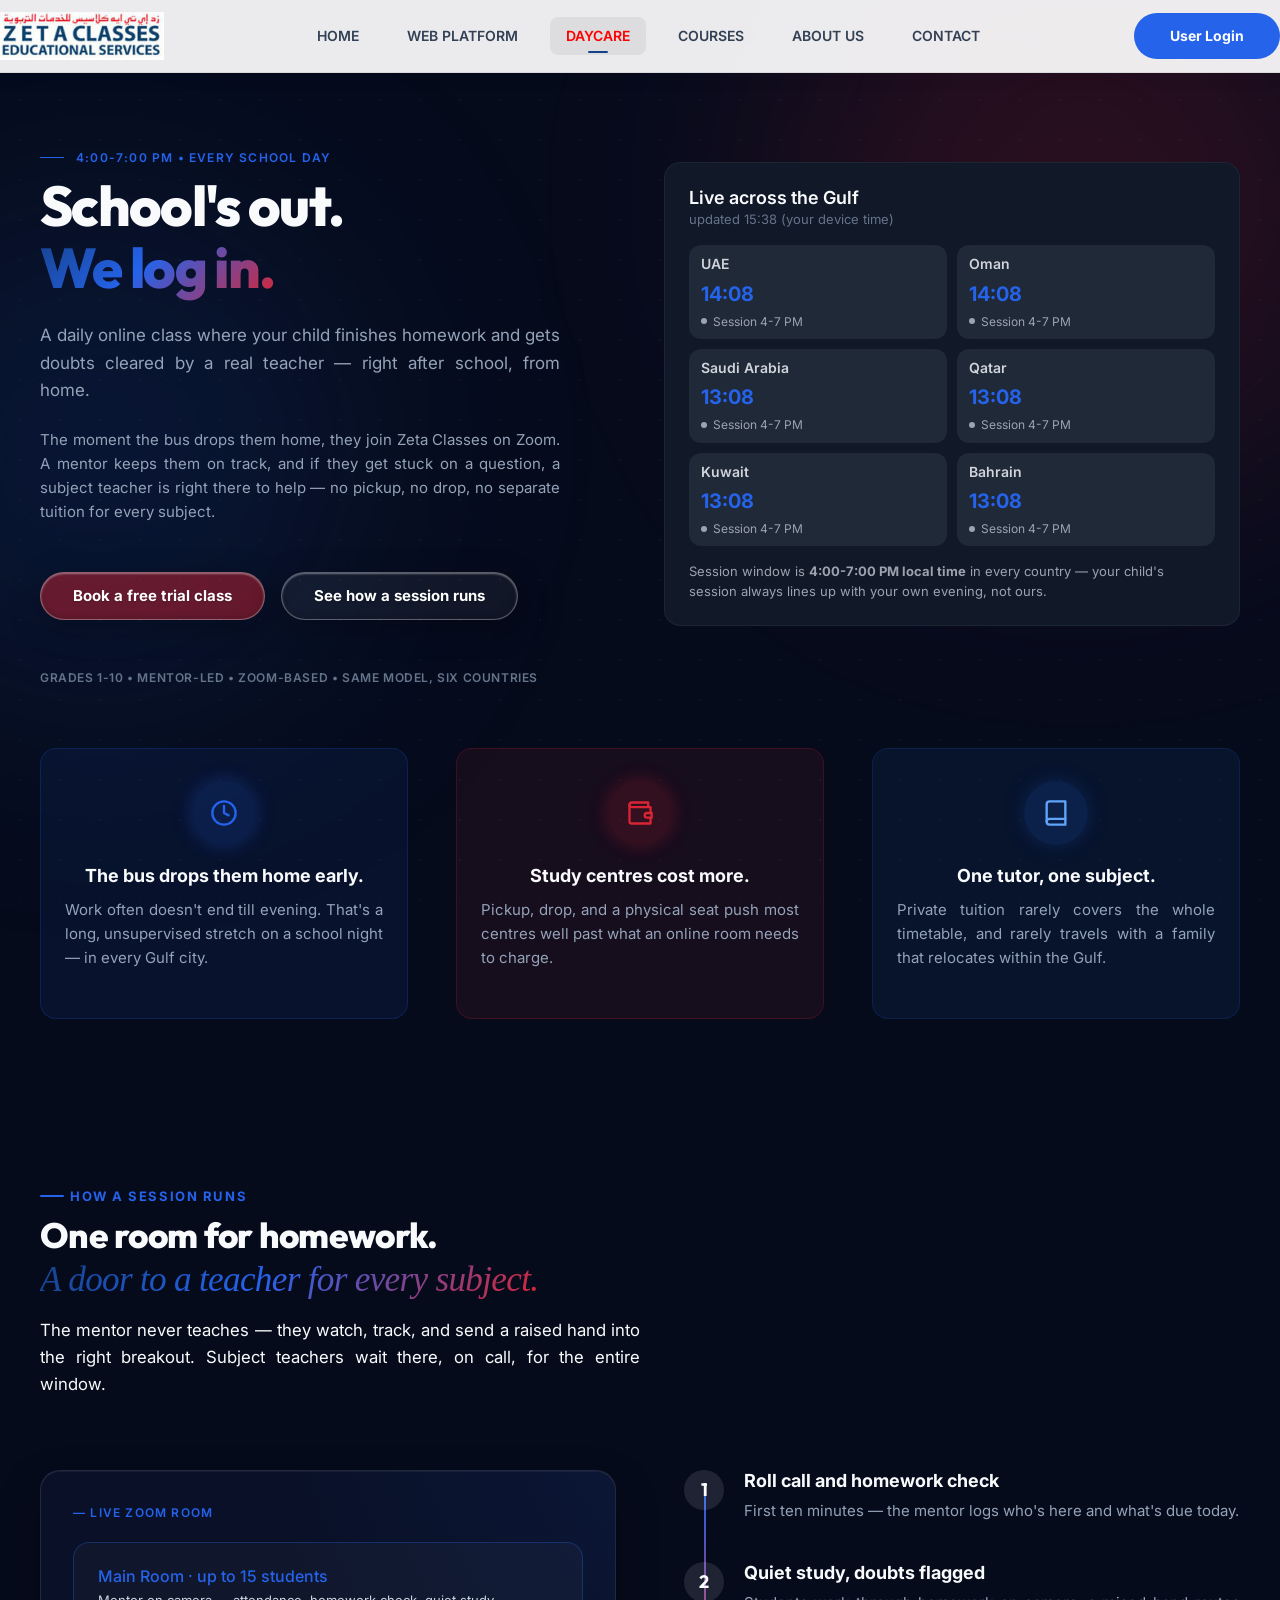
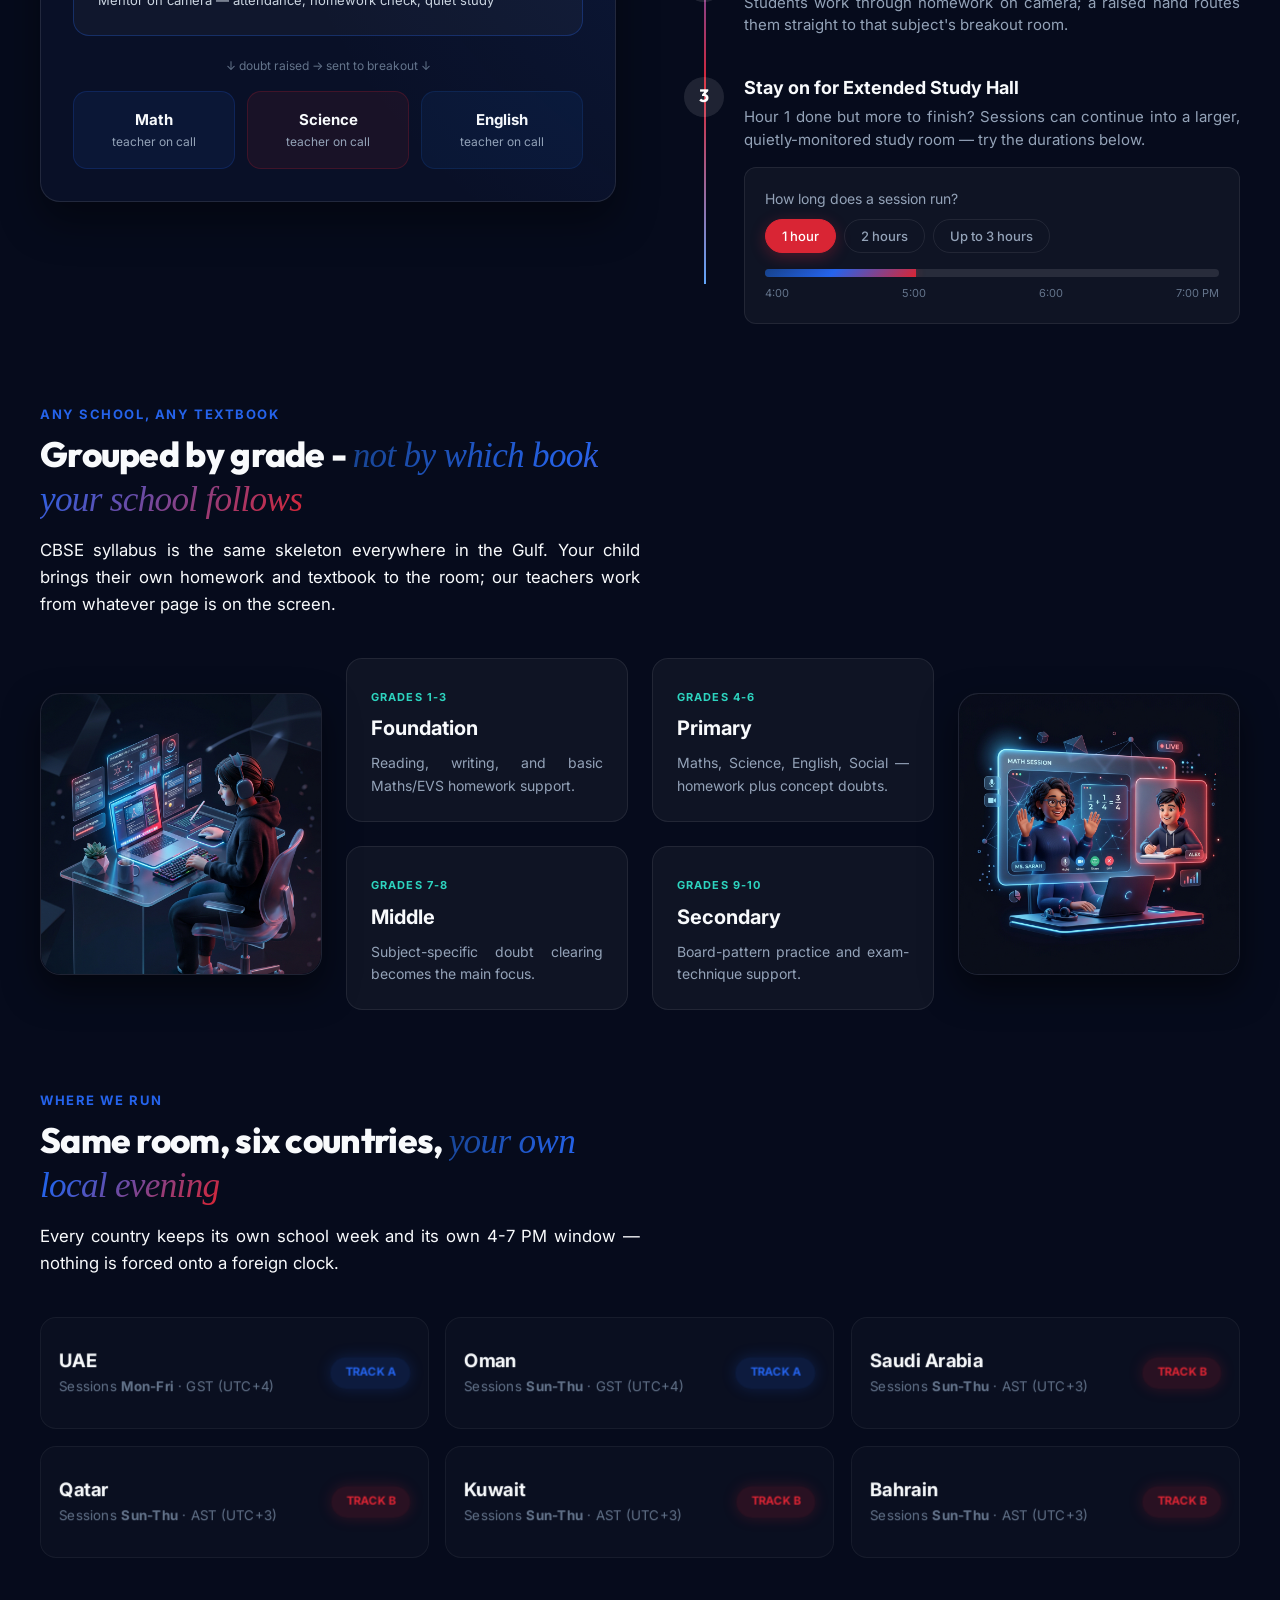
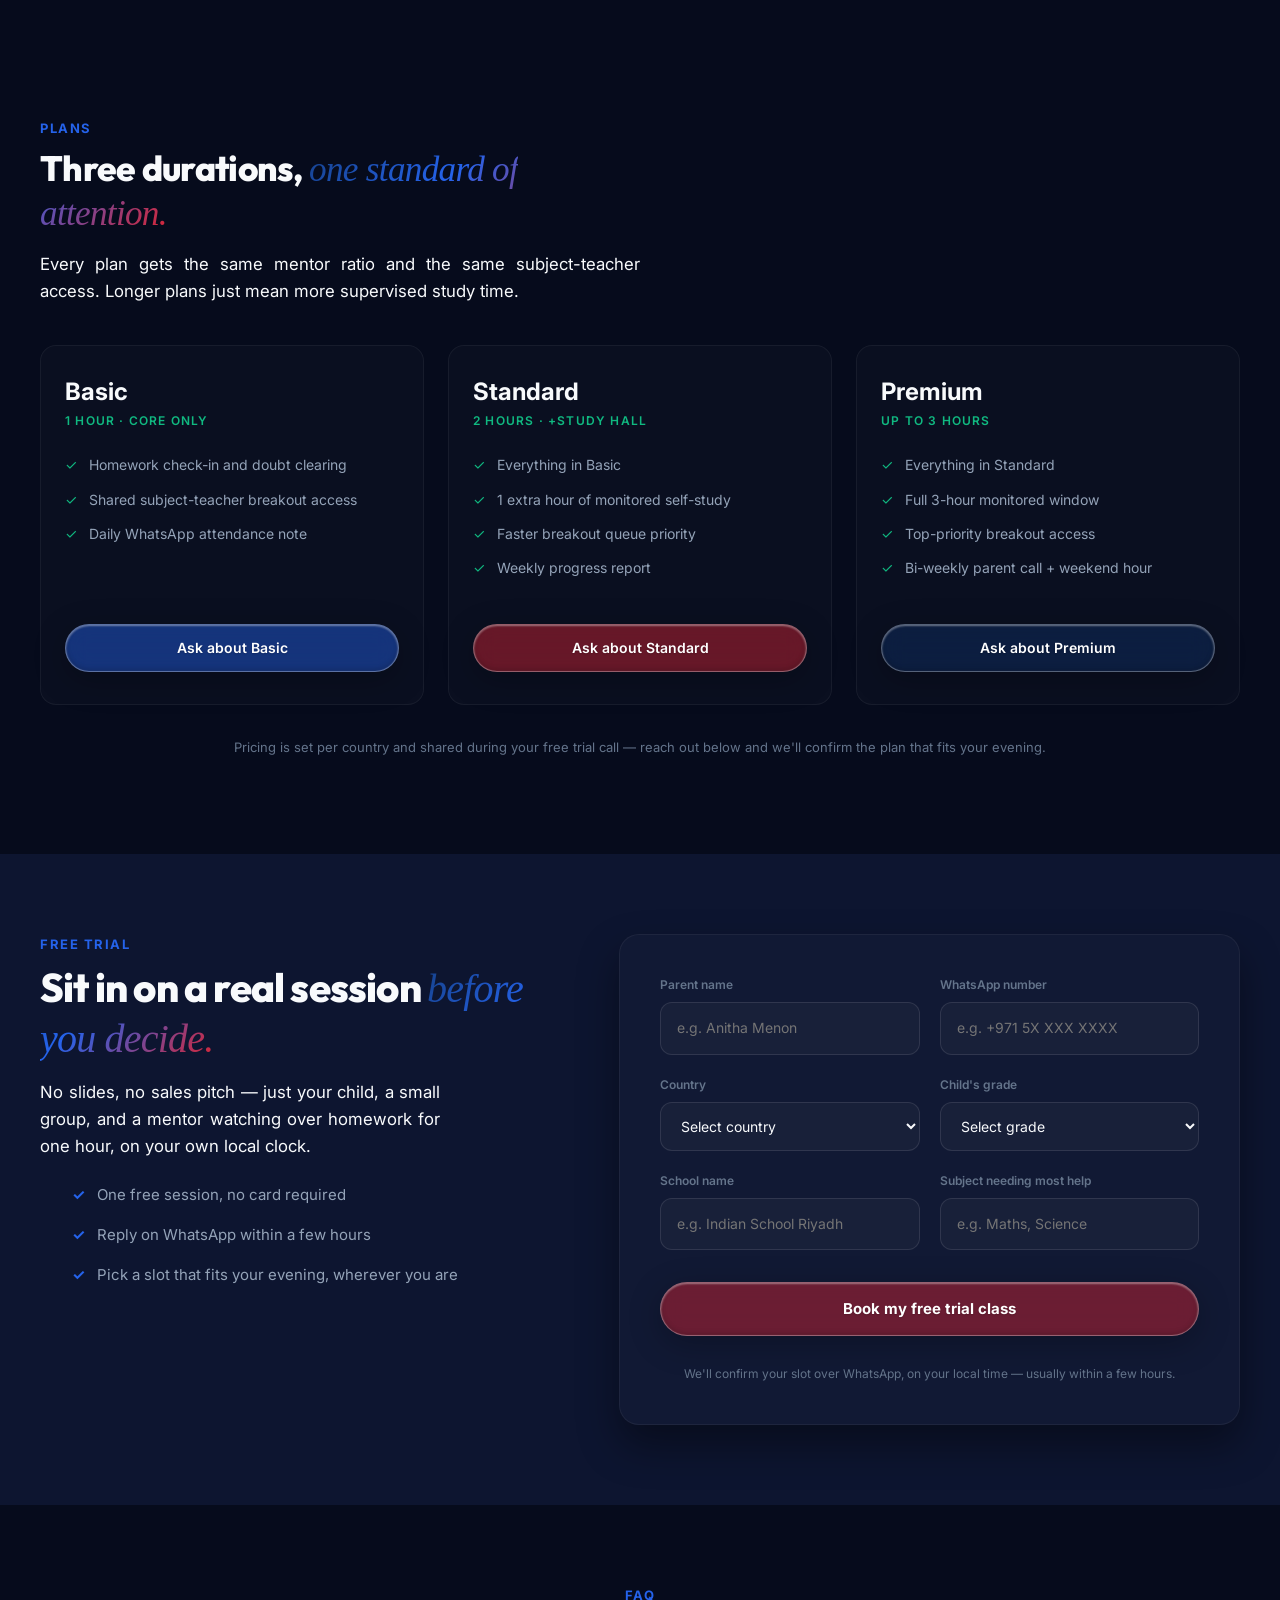
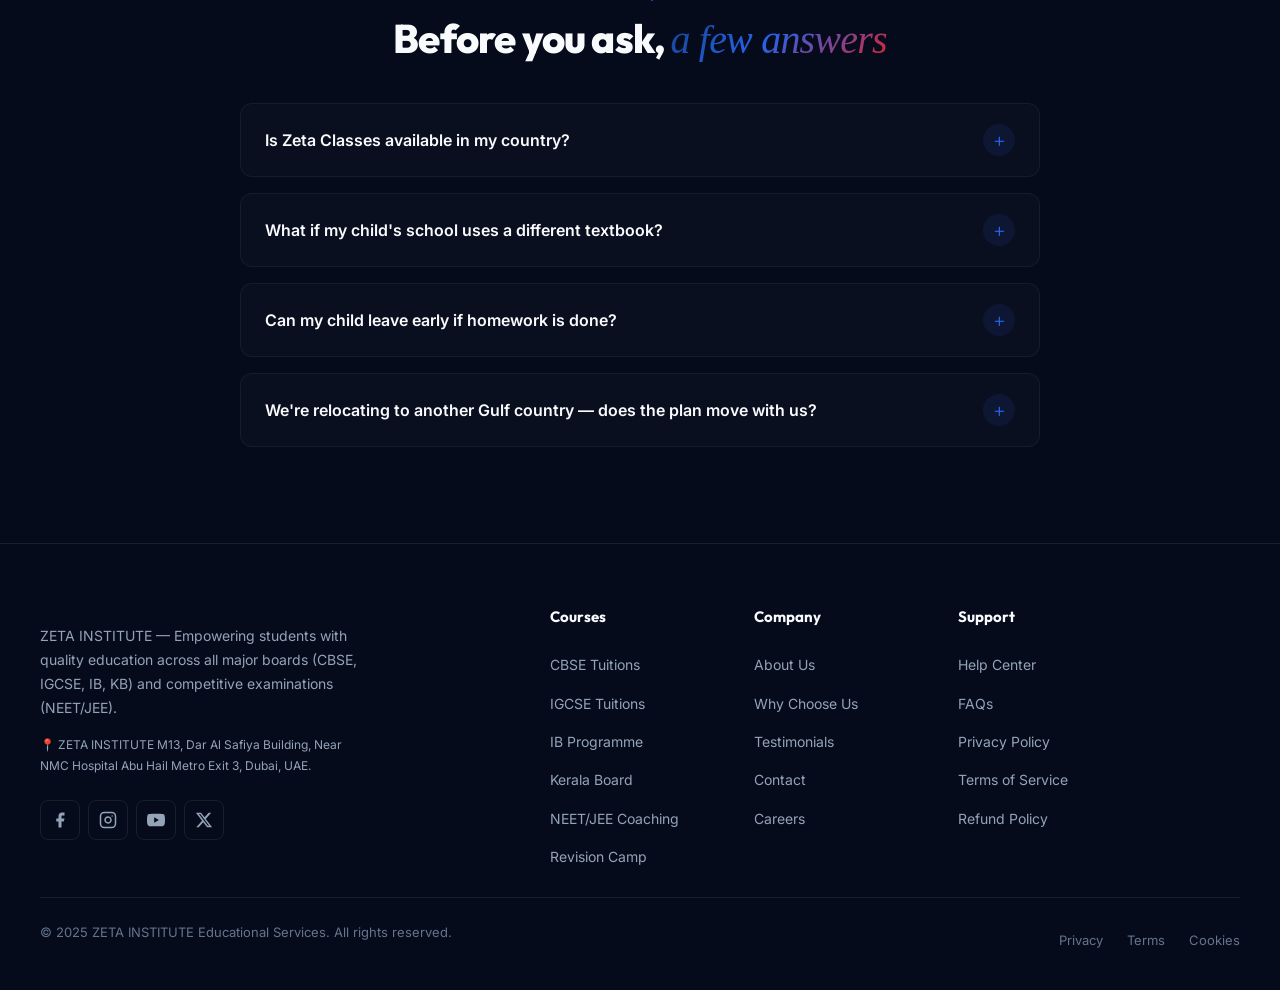
<file: daycare.html>
<!DOCTYPE html>
<html lang="en">

<head>
  <meta charset="UTF-8" />
  <meta name="viewport" content="width=device-width, initial-scale=1.0" />
  <title>ZETA CLASSES — Daycare</title>
  <meta name="description" content="A supervised online space for the hours after school — homework help, guided reading and play, hosted live by trained mentors." />
  <meta name="theme-color" content="#0a0e27" />

  <!-- Bootstrap 5 Grid System CDN -->
  <link href="https://cdn.jsdelivr.net/npm/bootstrap@5.3.3/dist/css/bootstrap.min.css" rel="stylesheet" />
  <link rel="icon" type="image/png" href="images/logo.png" />
  <link rel="stylesheet" href="styles.css" />
</head>

<body>

  <!-- Top Scroll Progress Bar -->
  <div id="scroll-progress"></div>

  <!-- Background Effects -->
  <div class="bg-grid"></div>
  <div class="bg-glow bg-glow--1"></div>
  <div class="bg-glow bg-glow--2"></div>
  
  <canvas id="particles-canvas" style="position: absolute; left: 0; top: 0; width: 100%; pointer-events: none; z-index: 0;"></canvas>

  <!-- ═══ HEADER ═══ -->
  <header class="header" id="header">
    <nav class="container nav">
      <a href="index.html" class="nav__brand" id="nav-brand">
        <img src="images/logo.png" alt="ZETA CLASSES Logo" class="nav__logo" />
      </a>

      <div class="nav__links" id="nav-links">
        <a href="index.html#home" class="nav__link">HOME</a>
        <a href="web-platform.html" class="nav__link">WEB PLATFORM</a>
        <a href="daycare.html" class="nav__link active">DAYCARE</a>
        <a href="index.html#courses" class="nav__link">COURSES</a>
        <a href="index.html#about" class="nav__link">ABOUT US</a>
        <a href="index.html#contact" class="nav__link">CONTACT</a>
      </div>

      <div class="nav__actions" style="display: flex;">
        <a href="#login" class="nav__cta" style="background: var(--brand-blue-light); color: white; padding: 12px 36px;">
          User Login
        </a>
      </div>

      <button class="nav__burger" id="nav-burger" aria-label="Toggle menu">
        <span></span><span></span><span></span>
      </button>
    </nav>

    <!-- Mobile Menu -->
    <div class="mobile-menu" id="mobile-menu">
      <a href="index.html#home" onclick="closeMobile()">🏠 Home</a>
      <a href="web-platform.html" onclick="closeMobile()">💻 Web Platform</a>
      <a href="daycare.html" onclick="closeMobile()">🎒 Daycare</a>
      <a href="index.html#courses" onclick="closeMobile()">📚 Courses</a>
      <a href="index.html#why-us" onclick="closeMobile()">⭐ Why Us</a>
      <a href="index.html#about" onclick="closeMobile()">🏫 About</a>
      <a href="index.html#contact" onclick="closeMobile()">📞 Contact</a>
    </div>
  </header>

  <!-- ═══ DAYCARE HERO ═══ -->
  <section class="daycare-hero" id="home">
    <div class="container">
      <div class="row g-5 align-items-center">
        <!-- Left Content -->
        <div class="col-12 col-lg-6 reveal-left">


          <div class="daycare-hero__meta mt-5">
            <span class="meta-line">4:00-7:00 PM • EVERY SCHOOL DAY</span>
          </div>

          <h2 class="hero__title mt-2" style="font-size: 3.5rem;">
            School's out.<br><span class="highlight text-gradient">We log in.</span>
          </h2>

          <p class="hero__subtitle mt-4 mb-4">
            A daily online class where your child finishes homework and gets doubts cleared by a real teacher — right after school, from home.
          </p>

          <p class="hero__subtitle" style="font-size: 15px;">
            The moment the bus drops them home, they join Zeta Classes on Zoom. A mentor keeps them on track, and if they get stuck on a question, a subject teacher is right there to help — no pickup, no drop, no separate tuition for every subject.
          </p>

          <div class="hero__actions mt-5 justify-content-start reveal-up" style="gap: 16px;">
            <a href="#enroll" class="btn glass-btn glass-btn-red" style="border-radius: 50px; font-weight: bold; padding: 12px 32px;">
              Book a free trial class
            </a>
            <a href="#how-it-runs" class="btn glass-btn" style="border-radius: 50px; background: rgba(255,255,255,0.05); padding: 12px 32px;">
              See how a session runs
            </a>
          </div>

          <div class="daycare-hero__tags mt-4">
            GRADES 1-10 • MENTOR-LED • ZOOM-BASED • SAME MODEL, SIX COUNTRIES
          </div>
        </div>

        <!-- Right Content: Schedule Grid -->
        <div class="col-12 col-lg-6 reveal-right">
          <div class="schedule-grid-container">
            <div class="schedule-header">
              <h4>Live across the Gulf</h4>
              <p>updated 15:38 (your device time)</p>
            </div>
            
            <div class="schedule-grid">
              <div class="schedule-card">
                <span class="country">UAE</span>
                <span class="time">14:08</span>
                <span class="session-time"><span class="dot"></span> Session 4-7 PM</span>
              </div>
              <div class="schedule-card">
                <span class="country">Oman</span>
                <span class="time">14:08</span>
                <span class="session-time"><span class="dot"></span> Session 4-7 PM</span>
              </div>
              <div class="schedule-card">
                <span class="country">Saudi Arabia</span>
                <span class="time">13:08</span>
                <span class="session-time"><span class="dot"></span> Session 4-7 PM</span>
              </div>
              <div class="schedule-card">
                <span class="country">Qatar</span>
                <span class="time">13:08</span>
                <span class="session-time"><span class="dot"></span> Session 4-7 PM</span>
              </div>
              <div class="schedule-card">
                <span class="country">Kuwait</span>
                <span class="time">13:08</span>
                <span class="session-time"><span class="dot"></span> Session 4-7 PM</span>
              </div>
              <div class="schedule-card">
                <span class="country">Bahrain</span>
                <span class="time">13:08</span>
                <span class="session-time"><span class="dot"></span> Session 4-7 PM</span>
              </div>
            </div>

            <div class="schedule-footer mt-3">
              Session window is <strong>4:00-7:00 PM local time</strong> in every country — your child's session always lines up with your own evening, not ours.
            </div>
          </div>
        </div>
      </div>
    </div>
  </section>

  <!-- ═══ VALUE PROPOSITION (CREAM BG) ═══ -->
  <section class="daycare-value-prop">
    <div class="container">
      <div class="row g-5">
        <div class="col-12 col-md-4 d-flex reveal-up">
          <div class="value-item value-item--blue">
            <div class="value-item__icon">
              <svg xmlns="http://www.w3.org/2000/svg" width="28" height="28" viewBox="0 0 24 24" fill="none" stroke="currentColor" stroke-width="2" stroke-linecap="round" stroke-linejoin="round"><circle cx="12" cy="12" r="10"></circle><polyline points="12 6 12 12 16 14"></polyline></svg>
            </div>
            <h4 class="value-item__title">The bus drops them home early.</h4>
            <p class="value-item__desc">Work often doesn't end till evening. That's a long, unsupervised stretch on a school night — in every Gulf city.</p>
          </div>
        </div>
        <div class="col-12 col-md-4 d-flex reveal-up" style="transition-delay: 0.1s;">
          <div class="value-item value-item--red">
            <div class="value-item__icon">
              <svg xmlns="http://www.w3.org/2000/svg" width="28" height="28" viewBox="0 0 24 24" fill="none" stroke="currentColor" stroke-width="2" stroke-linecap="round" stroke-linejoin="round"><path d="M21 12V7H5a2 2 0 0 1 0-4h14v4"></path><path d="M3 5v14a2 2 0 0 0 2 2h16v-5"></path><path d="M18 12a2 2 0 0 0 0 4h4v-4Z"></path></svg>
            </div>
            <h4 class="value-item__title">Study centres cost more.</h4>
            <p class="value-item__desc">Pickup, drop, and a physical seat push most centres well past what an online room needs to charge.</p>
          </div>
        </div>
        <div class="col-12 col-md-4 d-flex reveal-up" style="transition-delay: 0.2s;">
          <div class="value-item value-item--navy">
            <div class="value-item__icon">
              <svg xmlns="http://www.w3.org/2000/svg" width="28" height="28" viewBox="0 0 24 24" fill="none" stroke="currentColor" stroke-width="2" stroke-linecap="round" stroke-linejoin="round"><path d="M4 19.5A2.5 2.5 0 0 1 6.5 17H20"></path><path d="M6.5 2H20v20H6.5A2.5 2.5 0 0 1 4 19.5v-15A2.5 2.5 0 0 1 6.5 2z"></path></svg>
            </div>
            <h4 class="value-item__title">One tutor, one subject.</h4>
            <p class="value-item__desc">Private tuition rarely covers the whole timetable, and rarely travels with a family that relocates within the Gulf.</p>
          </div>
        </div>
      </div>
    </div>
  </section>

  <!-- ═══ HOW A SESSION RUNS ═══ -->
  <section class="daycare-how-it-runs" id="how-it-runs">
    <div class="container">
      <div class="how-header reveal">
        <span class="section__tag" style="margin-bottom: 8px;">HOW A SESSION RUNS</span>
        <h2 class="section__title" style="max-width: 600px; font-size: 2.2rem; line-height: 1.2; margin-bottom: 16px; display: block;">One room for homework.<br><span class="text-gradient">A door to a teacher for every subject.</span></h2>
        <p class="section__subtitle dark-text" style="max-width: 600px; font-size: 1.05rem; line-height: 1.6; display: block;">The mentor never teaches — they watch, track, and send a raised hand into the right breakout. Subject teachers wait there, on call, for the entire window.</p>
      </div>

      <div class="row mt-4 g-5 align-items-start">
        <!-- Interactive Zoom UI -->
        <div class="col-12 col-lg-6 reveal-left">
          <div class="zoom-ui">
            <div class="zoom-ui__header">
              <span>— LIVE ZOOM ROOM</span>
            </div>
            
            <div class="zoom-ui__main-room">
              <h5>Main Room · up to 15 students</h5>
              <p>Mentor on camera — attendance, homework check, quiet study</p>
            </div>
            
            <div class="zoom-ui__arrow">
              ↓ doubt raised → sent to breakout ↓
            </div>

            <div class="zoom-ui__breakouts">
              <div class="breakout-card breakout-card--blue">
                <strong>Math</strong>
                <span>teacher on call</span>
              </div>
              <div class="breakout-card breakout-card--red">
                <strong>Science</strong>
                <span>teacher on call</span>
              </div>
              <div class="breakout-card breakout-card--navy">
                <strong>English</strong>
                <span>teacher on call</span>
              </div>
            </div>
          </div>
        </div>

        <!-- Steps list -->
        <div class="col-12 col-lg-6 reveal-right">
          <div class="session-steps">
            <div class="session-step">
              <div class="step-num step-num--1">1</div>
              <div class="step-content">
                <h5>Roll call and homework check</h5>
                <p>First ten minutes — the mentor logs who's here and what's due today.</p>
              </div>
            </div>
            <div class="session-step mt-4">
              <div class="step-num step-num--2">2</div>
              <div class="step-content">
                <h5>Quiet study, doubts flagged</h5>
                <p>Students work through homework on camera; a raised hand routes them straight to that subject's breakout room.</p>
              </div>
            </div>
            <div class="session-step mt-4">
              <div class="step-num step-num--3">3</div>
              <div class="step-content">
                <h5>Stay on for Extended Study Hall</h5>
                <p>Hour 1 done but more to finish? Sessions can continue into a larger, quietly-monitored study room — try the durations below.</p>
                
                <div class="duration-selector mt-3">
                  <span class="duration-label">How long does a session run?</span>
                  <div class="duration-pills mt-2" id="duration-pills">
                    <span class="pill active" onclick="setDuration(1, this)">1 hour</span>
                    <span class="pill" onclick="setDuration(2, this)">2 hours</span>
                    <span class="pill" onclick="setDuration(3, this)">Up to 3 hours</span>
                  </div>
                  <div class="duration-timeline mt-3">
                    <div class="timeline-bar">
                      <div class="timeline-fill" id="timeline-fill" style="width: 33.33%;"></div>
                    </div>
                    <div class="timeline-labels">
                      <span>4:00</span>
                      <span>5:00</span>
                      <span>6:00</span>
                      <span>7:00 PM</span>
                    </div>
                  </div>
                </div>
              </div>
            </div>
          </div>
        </div>
      </div>
    </div>
  </section>

  <!-- ═══ GROUPED BY GRADE ═══ -->
  <section class="daycare-grades">
    <div class="container">
      <div class="grades-header reveal">
        <span class="section__tag" style="display: block; margin-bottom: 8px;">ANY SCHOOL, ANY TEXTBOOK</span>
        <h2 class="section__title" style="max-width: 600px; font-size: 2.2rem; line-height: 1.2; margin-bottom: 16px; display: block;">Grouped by grade - <span class="text-gradient">not by which book your school follows</span></h2>
        <p class="section__subtitle dark-text" style="max-width: 600px; font-size: 1.05rem; line-height: 1.6; display: block;">CBSE syllabus is the same skeleton everywhere in the Gulf. Your child brings their own homework and textbook to the room; our teachers work from whatever page is on the screen.</p>
      </div>

      <div class="row mt-2 g-4 align-items-center courses-grid-row">
        <!-- Left Image -->
        <div class="col-12 col-lg-3 d-none d-lg-block reveal-left">
          <div class="grade-img-wrapper">
            <img src="student_homework_3d_1787052353315.jpg" alt="Student doing homework" class="img-fluid w-100">
          </div>
        </div>

        <!-- Center 2x2 Grid -->
        <div class="col-12 col-lg-6">
          <div class="row g-4">
            <div class="col-12 col-md-6 d-flex reveal-up" style="transition-delay: 0.1s;">
              <div class="grade-card w-100">
                <span class="grade-range">GRADES 1-3</span>
                <h4 class="grade-title">Foundation</h4>
                <p class="grade-desc">Reading, writing, and basic Maths/EVS homework support.</p>
              </div>
            </div>
            <div class="col-12 col-md-6 d-flex reveal-up" style="transition-delay: 0.2s;">
              <div class="grade-card w-100">
                <span class="grade-range">GRADES 4-6</span>
                <h4 class="grade-title">Primary</h4>
                <p class="grade-desc">Maths, Science, English, Social — homework plus concept doubts.</p>
              </div>
            </div>
            <div class="col-12 col-md-6 d-flex reveal-up" style="transition-delay: 0.3s;">
              <div class="grade-card w-100">
                <span class="grade-range">GRADES 7-8</span>
                <h4 class="grade-title">Middle</h4>
                <p class="grade-desc">Subject-specific doubt clearing becomes the main focus.</p>
              </div>
            </div>
            <div class="col-12 col-md-6 d-flex reveal-up" style="transition-delay: 0.4s;">
              <div class="grade-card w-100">
                <span class="grade-range">GRADES 9-10</span>
                <h4 class="grade-title">Secondary</h4>
                <p class="grade-desc">Board-pattern practice and exam-technique support.</p>
              </div>
            </div>
          </div>
        </div>

        <!-- Right Image -->
        <div class="col-12 col-lg-3 d-none d-lg-block reveal-right">
          <div class="grade-img-wrapper">
            <img src="teacher_online_3d_1787052462430.jpg" alt="Teacher on video call" class="img-fluid w-100">
          </div>
        </div>
      </div>
    </div>
  </section>

  <!-- ═══ COUNTRIES ═══ -->
  <section class="daycare-countries reveal-up">
    <div class="container">
      <div class="grades-header reveal">
        <span class="section__tag" style="display: block; margin-bottom: 8px;">WHERE WE RUN</span>
        <h2 class="section__title" style="max-width: 600px; font-size: 2.2rem; line-height: 1.2; margin-bottom: 16px; display: block;">Same room, six countries, <span class="text-gradient">your own local evening</span></h2>
        <p class="section__subtitle dark-text" style="max-width: 600px; font-size: 1.05rem; line-height: 1.6; display: block;">Every country keeps its own school week and its own 4-7 PM window — nothing is forced onto a foreign clock.</p>
      </div>

      <div class="country-grid">
        <div class="country-card tilt-card">
          <div class="country-card__info tilt-card__depth">
            <h5>UAE</h5>
            <p>Sessions <strong>Mon-Fri</strong> · GST (UTC+4)</p>
          </div>
          <span class="country-card__track tilt-card__depth">Track A</span>
        </div>
        <div class="country-card tilt-card">
          <div class="country-card__info tilt-card__depth">
            <h5>Oman</h5>
            <p>Sessions <strong>Sun-Thu</strong> · GST (UTC+4)</p>
          </div>
          <span class="country-card__track tilt-card__depth">Track A</span>
        </div>
        <div class="country-card tilt-card">
          <div class="country-card__info tilt-card__depth">
            <h5>Saudi Arabia</h5>
            <p>Sessions <strong>Sun-Thu</strong> · AST (UTC+3)</p>
          </div>
          <span class="country-card__track track-b tilt-card__depth">Track B</span>
        </div>
        <div class="country-card tilt-card">
          <div class="country-card__info tilt-card__depth">
            <h5>Qatar</h5>
            <p>Sessions <strong>Sun-Thu</strong> · AST (UTC+3)</p>
          </div>
          <span class="country-card__track track-b tilt-card__depth">Track B</span>
        </div>
        <div class="country-card tilt-card">
          <div class="country-card__info tilt-card__depth">
            <h5>Kuwait</h5>
            <p>Sessions <strong>Sun-Thu</strong> · AST (UTC+3)</p>
          </div>
          <span class="country-card__track track-b tilt-card__depth">Track B</span>
        </div>
        <div class="country-card tilt-card">
          <div class="country-card__info tilt-card__depth">
            <h5>Bahrain</h5>
            <p>Sessions <strong>Sun-Thu</strong> · AST (UTC+3)</p>
          </div>
          <span class="country-card__track track-b tilt-card__depth">Track B</span>
        </div>
      </div>
    </div>
  </section>

  <!-- ═══ PLANS ═══ -->
  <section class="daycare-plans reveal-up">
    <div class="container">
      <div class="grades-header reveal">
        <span class="section__tag" style="display: block; margin-bottom: 8px;">PLANS</span>
        <h2 class="section__title" style="max-width: 600px; font-size: 2.2rem; line-height: 1.2; margin-bottom: 16px; display: block;">Three durations, <span class="text-gradient">one standard of attention.</span></h2>
        <p class="section__subtitle dark-text" style="max-width: 600px; font-size: 1.05rem; line-height: 1.6; display: block;">Every plan gets the same mentor ratio and the same subject-teacher access. Longer plans just mean more supervised study time.</p>
      </div>

      <div class="plan-grid">
        <div class="plan-card">
          <h4 class="plan-title">Basic</h4>
          <p class="plan-subtitle">1 Hour · Core Only</p>
          <div class="plan-features">
            <div class="plan-feature"><span class="check">✓</span> Homework check-in and doubt clearing</div>
            <div class="plan-feature"><span class="check">✓</span> Shared subject-teacher breakout access</div>
            <div class="plan-feature"><span class="check">✓</span> Daily WhatsApp attendance note</div>
          </div>
          <a href="#trial" class="btn-plan glass-btn glass-btn-blue">Ask about Basic</a>
        </div>

        <div class="plan-card">
          <h4 class="plan-title">Standard</h4>
          <p class="plan-subtitle">2 Hours · +Study Hall</p>
          <div class="plan-features">
            <div class="plan-feature"><span class="check">✓</span> Everything in Basic</div>
            <div class="plan-feature"><span class="check">✓</span> 1 extra hour of monitored self-study</div>
            <div class="plan-feature"><span class="check">✓</span> Faster breakout queue priority</div>
            <div class="plan-feature"><span class="check">✓</span> Weekly progress report</div>
          </div>
          <a href="#trial" class="btn-plan glass-btn glass-btn-red">Ask about Standard</a>
        </div>

        <div class="plan-card">
          <h4 class="plan-title">Premium</h4>
          <p class="plan-subtitle">Up to 3 Hours</p>
          <div class="plan-features">
            <div class="plan-feature"><span class="check">✓</span> Everything in Standard</div>
            <div class="plan-feature"><span class="check">✓</span> Full 3-hour monitored window</div>
            <div class="plan-feature"><span class="check">✓</span> Top-priority breakout access</div>
            <div class="plan-feature"><span class="check">✓</span> Bi-weekly parent call + weekend hour</div>
          </div>
          <a href="#trial" class="btn-plan glass-btn glass-btn-navy">Ask about Premium</a>
        </div>
      </div>
      <p class="plan-disclaimer">Pricing is set per country and shared during your free trial call — reach out below and we'll confirm the plan that fits your evening.</p>
    </div>
  </section>

  <!-- ═══ FREE TRIAL ═══ -->
  <section class="daycare-trial reveal-up" id="trial">
    <div class="container trial-container">
      <div class="trial-info">
        <span class="section__tag" style="display: block; margin-bottom: 8px;">FREE TRIAL</span>
        <h2 class="section__title" style="font-size: 2.5rem; line-height: 1.2; margin-bottom: 16px; display: block;">Sit in on a real session <span class="text-gradient">before you decide.</span></h2>
        <p class="section__subtitle dark-text" style="max-width: 400px; font-size: 1.05rem; line-height: 1.6; display: block;">No slides, no sales pitch — just your child, a small group, and a mentor watching over homework for one hour, on your own local clock.</p>
        
        <ul>
          <li><span class="dash" style="color: var(--brand-blue-light); font-weight: bold;">✓</span> One free session, no card required</li>
          <li><span class="dash" style="color: var(--brand-blue-light); font-weight: bold;">✓</span> Reply on WhatsApp within a few hours</li>
          <li><span class="dash" style="color: var(--brand-blue-light); font-weight: bold;">✓</span> Pick a slot that fits your evening, wherever you are</li>
        </ul>
      </div>

      <div class="trial-form-wrapper">
        <form class="trial-form-grid">
          <div class="form-field">
            <label>Parent name</label>
            <input type="text" placeholder="e.g. Anitha Menon">
          </div>
          <div class="form-field">
            <label>WhatsApp number</label>
            <input type="text" placeholder="e.g. +971 5X XXX XXXX">
          </div>
          <div class="form-field">
            <label>Country</label>
            <select>
              <option>Select country</option>
              <option>UAE</option>
              <option>Oman</option>
              <option>Saudi Arabia</option>
              <option>Qatar</option>
              <option>Kuwait</option>
              <option>Bahrain</option>
            </select>
          </div>
          <div class="form-field">
            <label>Child's grade</label>
            <select>
              <option>Select grade</option>
              <option>Grade 1-3</option>
              <option>Grade 4-6</option>
              <option>Grade 7-8</option>
              <option>Grade 9-10</option>
            </select>
          </div>
          <div class="form-field">
            <label>School name</label>
            <input type="text" placeholder="e.g. Indian School Riyadh">
          </div>
          <div class="form-field">
            <label>Subject needing most help</label>
            <input type="text" placeholder="e.g. Maths, Science">
          </div>
          
          <button type="submit" class="trial-submit glass-btn glass-btn-red">Book my free trial class</button>
          <span class="trial-note">We'll confirm your slot over WhatsApp, on your local time — usually within a few hours.</span>
        </form>
      </div>
    </div>
  </section>

  <!-- ═══ FAQ ═══ -->
  <section class="daycare-faq reveal-up">
    <div class="container">
      <div class="text-center grades-header reveal" style="max-width: 600px; margin: 0 auto;">
        <span class="section__tag" style="display: block; margin-bottom: 8px;">FAQ</span>
        <h2 class="section__title" style="font-size: 2.5rem; line-height: 1.2; margin-bottom: 16px; display: block;">Before you ask, <span class="text-gradient">a few answers</span></h2>
      </div>

      <div class="faq-list">
        <div class="faq-item" onclick="this.classList.toggle('active')">
          <h5>Is Zeta Classes available in my country?</h5>
          <span class="plus">+</span>
          <p class="faq-answer">We currently run in the UAE, Saudi Arabia, Qatar, Kuwait, Bahrain and Oman. Each country keeps its own school week and its own 4–7 PM local session window — nothing is scheduled on someone else's clock.</p>
        </div>
        <div class="faq-item" onclick="this.classList.toggle('active')">
          <h5>What if my child's school uses a different textbook?</h5>
          <span class="plus">+</span>
          <p class="faq-answer">That's fine — your child brings their own homework and textbook to the session, on camera or as a photo. Our teachers work from whatever page is in front of them, not a fixed lesson plan.</p>
        </div>
        <div class="faq-item" onclick="this.classList.toggle('active')">
          <h5>Can my child leave early if homework is done?</h5>
          <span class="plus">+</span>
          <p class="faq-answer">Yes. Hour 1 is the only compulsory part. If everything's wrapped up, they can log off — the extended hours are there for the days they need more time.</p>
        </div>
        <div class="faq-item" onclick="this.classList.toggle('active')">
          <h5>We're relocating to another Gulf country — does the plan move with us?</h5>
          <span class="plus">+</span>
          <p class="faq-answer">Yes — since the model runs on grade level rather than a fixed school syllabus, moving between the six countries we cover just means switching to the local session window for your new city.</p>
        </div>
      </div>
    </div>
  </section>

  <!-- ═══ FOOTER ═══ -->
  <footer class="footer" id="footer">
    <div class="container">
      <div class="row g-4 mb-4">
        <div class="col-12 col-lg-5">
          <p class="footer__brand-desc">
            ZETA INSTITUTE — Empowering students with quality education across all major boards (CBSE, IGCSE, IB, KB)
            and
            competitive examinations (NEET/JEE).
          </p>
          <p class="footer__brand-desc" style="font-size: 12px; margin-top: 8px;">
            📍 ZETA INSTITUTE M13, Dar Al Safiya Building, Near NMC Hospital Abu Hail Metro Exit 3, Dubai, UAE.
          </p>
          <div class="footer__social">
            <a href="https://www.facebook.com/ZetaUAE/" target="_blank" rel="noopener noreferrer" aria-label="Facebook" id="social-fb">
              <svg width="18" height="18" viewBox="0 0 24 24" fill="currentColor">
                <path d="M18 2h-3a5 5 0 0 0-5 5v3H7v4h3v8h4v-8h3l1-4h-4V7a1 1 0 0 1 1-1h3z" />
              </svg>
            </a>
            <a href="https://www.instagram.com/zeta_uae" target="_blank" rel="noopener noreferrer" aria-label="Instagram" id="social-ig">
              <svg width="18" height="18" viewBox="0 0 24 24" fill="none" stroke="currentColor" stroke-width="2"
                stroke-linecap="round" stroke-linejoin="round">
                <rect x="2" y="2" width="20" height="20" rx="5" ry="5" />
                <path d="M16 11.37A4 4 0 1 1 12.63 8 4 4 0 0 1 16 11.37z" />
                <line x1="17.5" y1="6.5" x2="17.51" y2="6.5" />
              </svg>
            </a>
            <a href="https://www.youtube.com/@zetaclasses9568" target="_blank" rel="noopener noreferrer" aria-label="YouTube" id="social-yt">
              <svg width="18" height="18" viewBox="0 0 24 24" fill="currentColor">
                <path
                  d="M23.498 6.186a3.016 3.016 0 0 0-2.122-2.136C19.505 3.545 12 3.545 12 3.545s-7.505 0-9.377.505A3.017 3.017 0 0 0 .502 6.186C0 8.07 0 12 0 12s0 3.93.502 5.814a3.016 3.016 0 0 0 2.122 2.136c1.871.505 9.376.505 9.376.505s7.505 0 9.377-.505a3.015 3.015 0 0 0 2.122-2.136C24 15.93 24 12 24 12s0-3.93-.502-5.814zM9.545 15.568V8.432L15.818 12l-6.273 3.568z" />
              </svg>
            </a>
            <a href="https://x.com/ZetaClasses" target="_blank" rel="noopener noreferrer" aria-label="Twitter/X" id="social-x">
              <svg width="18" height="18" viewBox="0 0 24 24" fill="currentColor">
                <path
                  d="M18.244 2.25h3.308l-7.227 8.26 8.502 11.24H16.17l-5.214-6.817L4.99 21.75H1.68l7.73-8.835L1.254 2.25H8.08l4.713 6.231zm-1.161 17.52h1.833L7.084 4.126H5.117z" />
              </svg>
            </a>
          </div>
        </div>

        <div class="col-6 col-md-4 col-lg-2">
          <h4 class="footer__heading">Courses</h4>
          <div class="footer__links">
            <a href="#courses" class="footer__link">CBSE Tuitions</a>
            <a href="#courses" class="footer__link">IGCSE Tuitions</a>
            <a href="#courses" class="footer__link">IB Programme</a>
            <a href="#courses" class="footer__link">Kerala Board</a>
            <a href="#courses" class="footer__link">NEET/JEE Coaching</a>
            <a href="#courses" class="footer__link">Revision Camp</a>
          </div>
        </div>

        <div class="col-6 col-md-4 col-lg-2">
          <h4 class="footer__heading">Company</h4>
          <div class="footer__links">
            <a href="#about" class="footer__link">About Us</a>
            <a href="#why-us" class="footer__link">Why Choose Us</a>
            <a href="#testimonials" class="footer__link">Testimonials</a>
            <a href="#contact" class="footer__link">Contact</a>
            <a href="#" class="footer__link">Careers</a>
          </div>
        </div>

        <div class="col-12 col-md-4 col-lg-3">
          <h4 class="footer__heading">Support</h4>
          <div class="footer__links">
            <a href="#" class="footer__link">Help Center</a>
            <a href="#" class="footer__link">FAQs</a>
            <a href="#" class="footer__link">Privacy Policy</a>
            <a href="#" class="footer__link">Terms of Service</a>
            <a href="#" class="footer__link">Refund Policy</a>
          </div>
        </div>
      </div>

      <div class="footer__bottom">
        <p>© 2025 ZETA INSTITUTE Educational Services. All rights reserved.</p>
        <div class="footer__bottom-links">
          <a href="#">Privacy</a>
          <a href="#">Terms</a>
          <a href="#">Cookies</a>
        </div>
      </div>
    </div>
  </footer>

  <script>
    // JS Animation Engine
    const revealElements = document.querySelectorAll('.reveal, .reveal-left, .reveal-right, .reveal-3d, .reveal-zoom, .reveal-up');
    const observerReveal = new IntersectionObserver((entries) => {
      entries.forEach(entry => {
        if (entry.isIntersecting) {
          entry.target.classList.add('visible');
          observerReveal.unobserve(entry.target);
        }
      });
    }, { threshold: 0.15, rootMargin: '0px 0px -40px 0px' });

    revealElements.forEach(el => observerReveal.observe(el));

    // Mobile Menu
    const burger = document.getElementById('nav-burger');
    const mobileMenu = document.getElementById('mobile-menu');

    if(burger) {
      burger.addEventListener('click', () => {
        burger.classList.toggle('open');
        mobileMenu.classList.toggle('open');
        document.body.style.overflow = mobileMenu.classList.contains('open') ? 'hidden' : '';
      });
    }

    function closeMobile() {
      if(burger) burger.classList.remove('open');
      if(mobileMenu) mobileMenu.classList.remove('open');
      document.body.style.overflow = '';
    }

    // Duration Selector Interactivity
    function setDuration(hours, clickedEl) {
      // Update active pill
      const pills = document.querySelectorAll('#duration-pills .pill');
      pills.forEach(pill => pill.classList.remove('active'));
      clickedEl.classList.add('active');

      // Update timeline fill width
      const timelineFill = document.getElementById('timeline-fill');
      if (hours === 1) timelineFill.style.width = '33.33%';
      else if (hours === 2) timelineFill.style.width = '66.66%';
      else if (hours === 3) timelineFill.style.width = '100%';
    }

    // Session Steps Scroll Animation
    const sessionStepsContainer = document.querySelector('.session-steps');
    const sessionSteps = document.querySelectorAll('.session-step');
    
    const stepsObserver = new IntersectionObserver((entries) => {
      entries.forEach(entry => {
        if (entry.isIntersecting) {
          entry.target.classList.add('active');
          if (sessionStepsContainer) {
             sessionStepsContainer.classList.add('active');
          }
        } else {
          entry.target.classList.remove('active');
        }
      });
    }, { threshold: 0.5, rootMargin: '-10% 0px -20% 0px' });

    sessionSteps.forEach(step => stepsObserver.observe(step));
  </script>
</body>
</html>
</file>
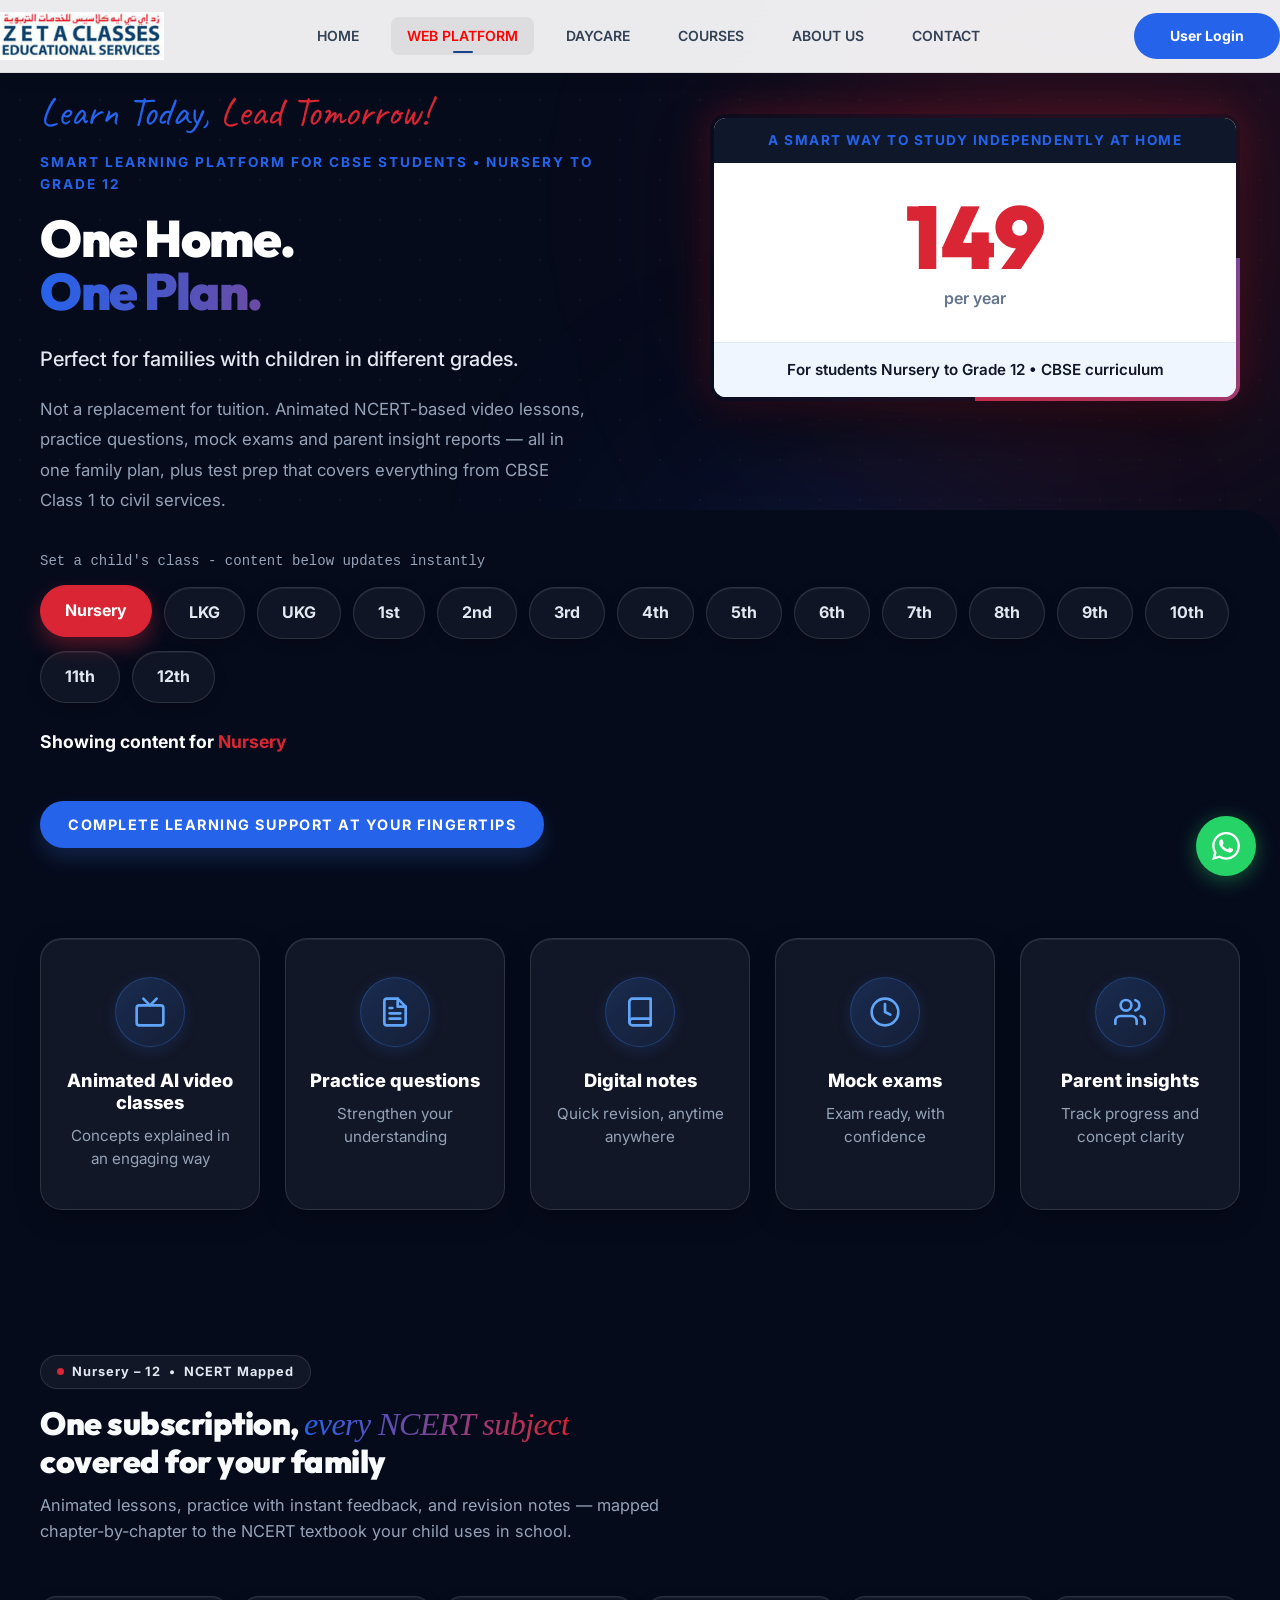
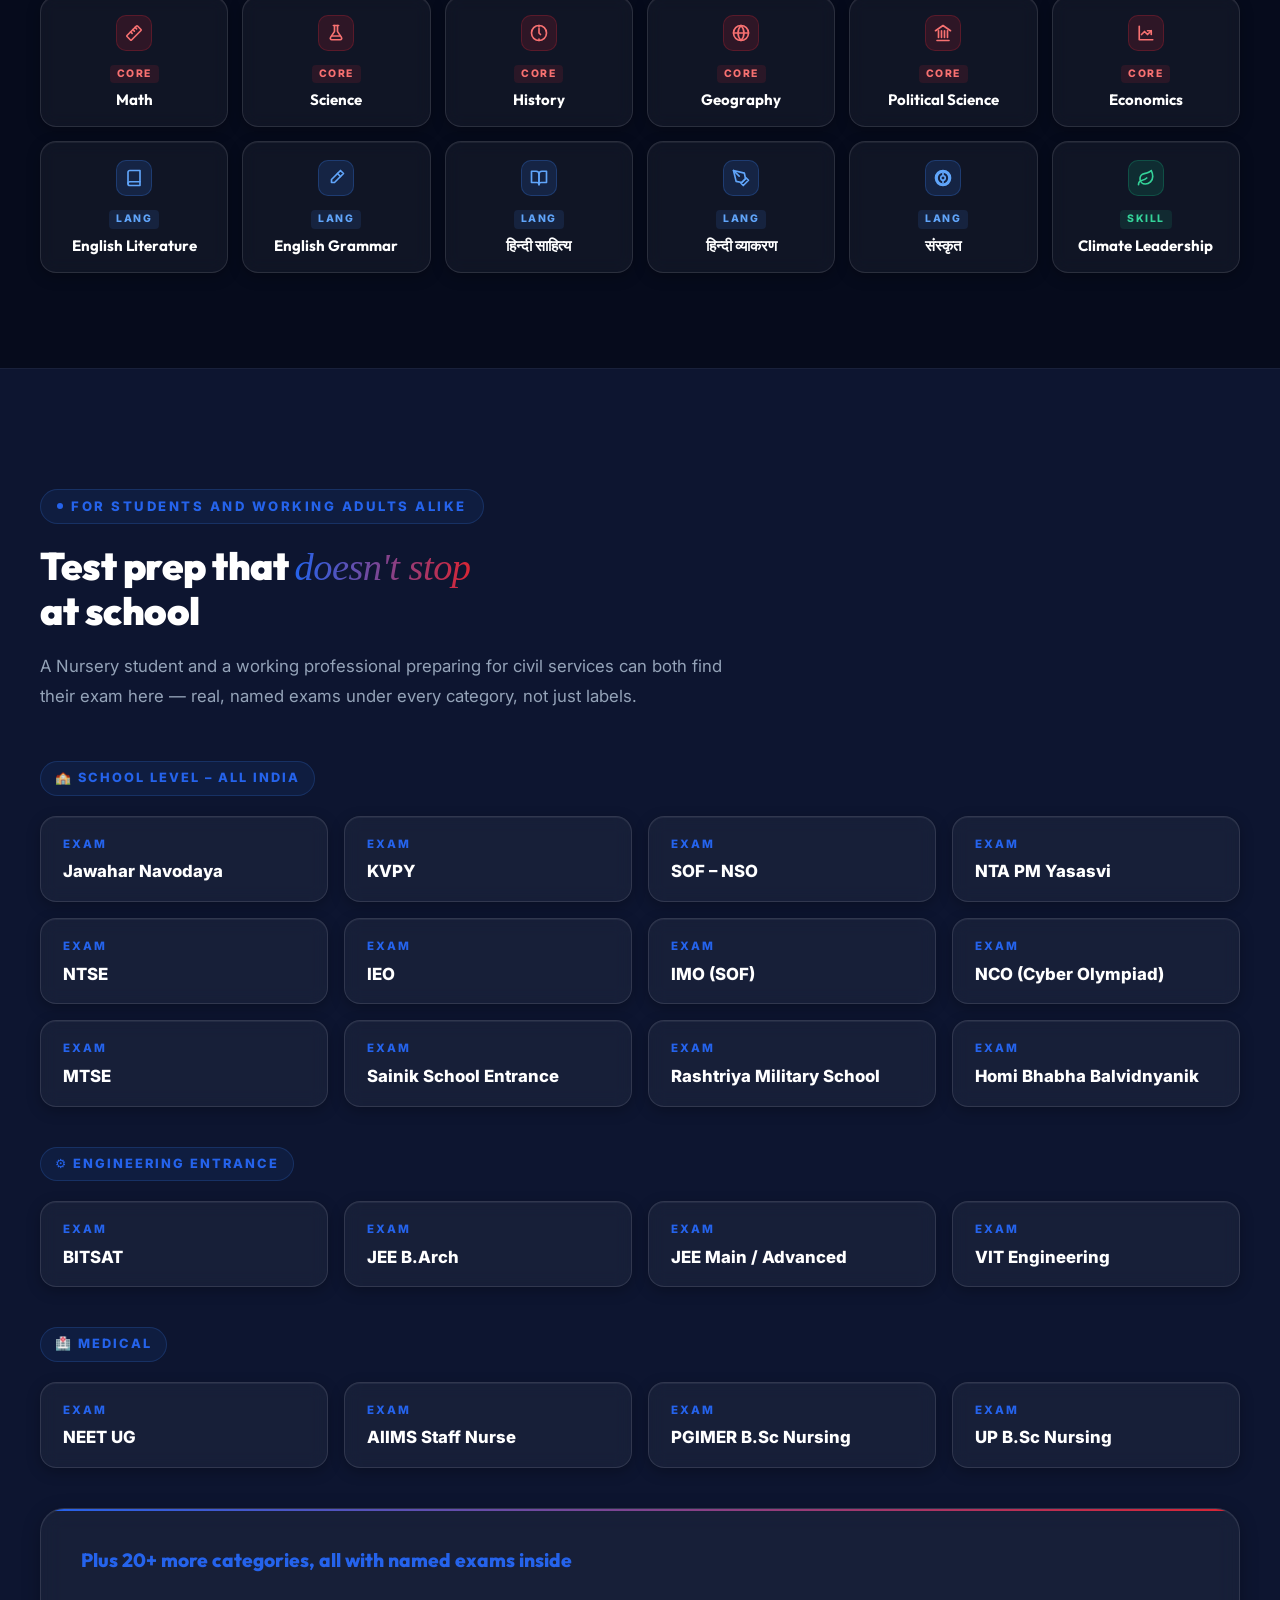
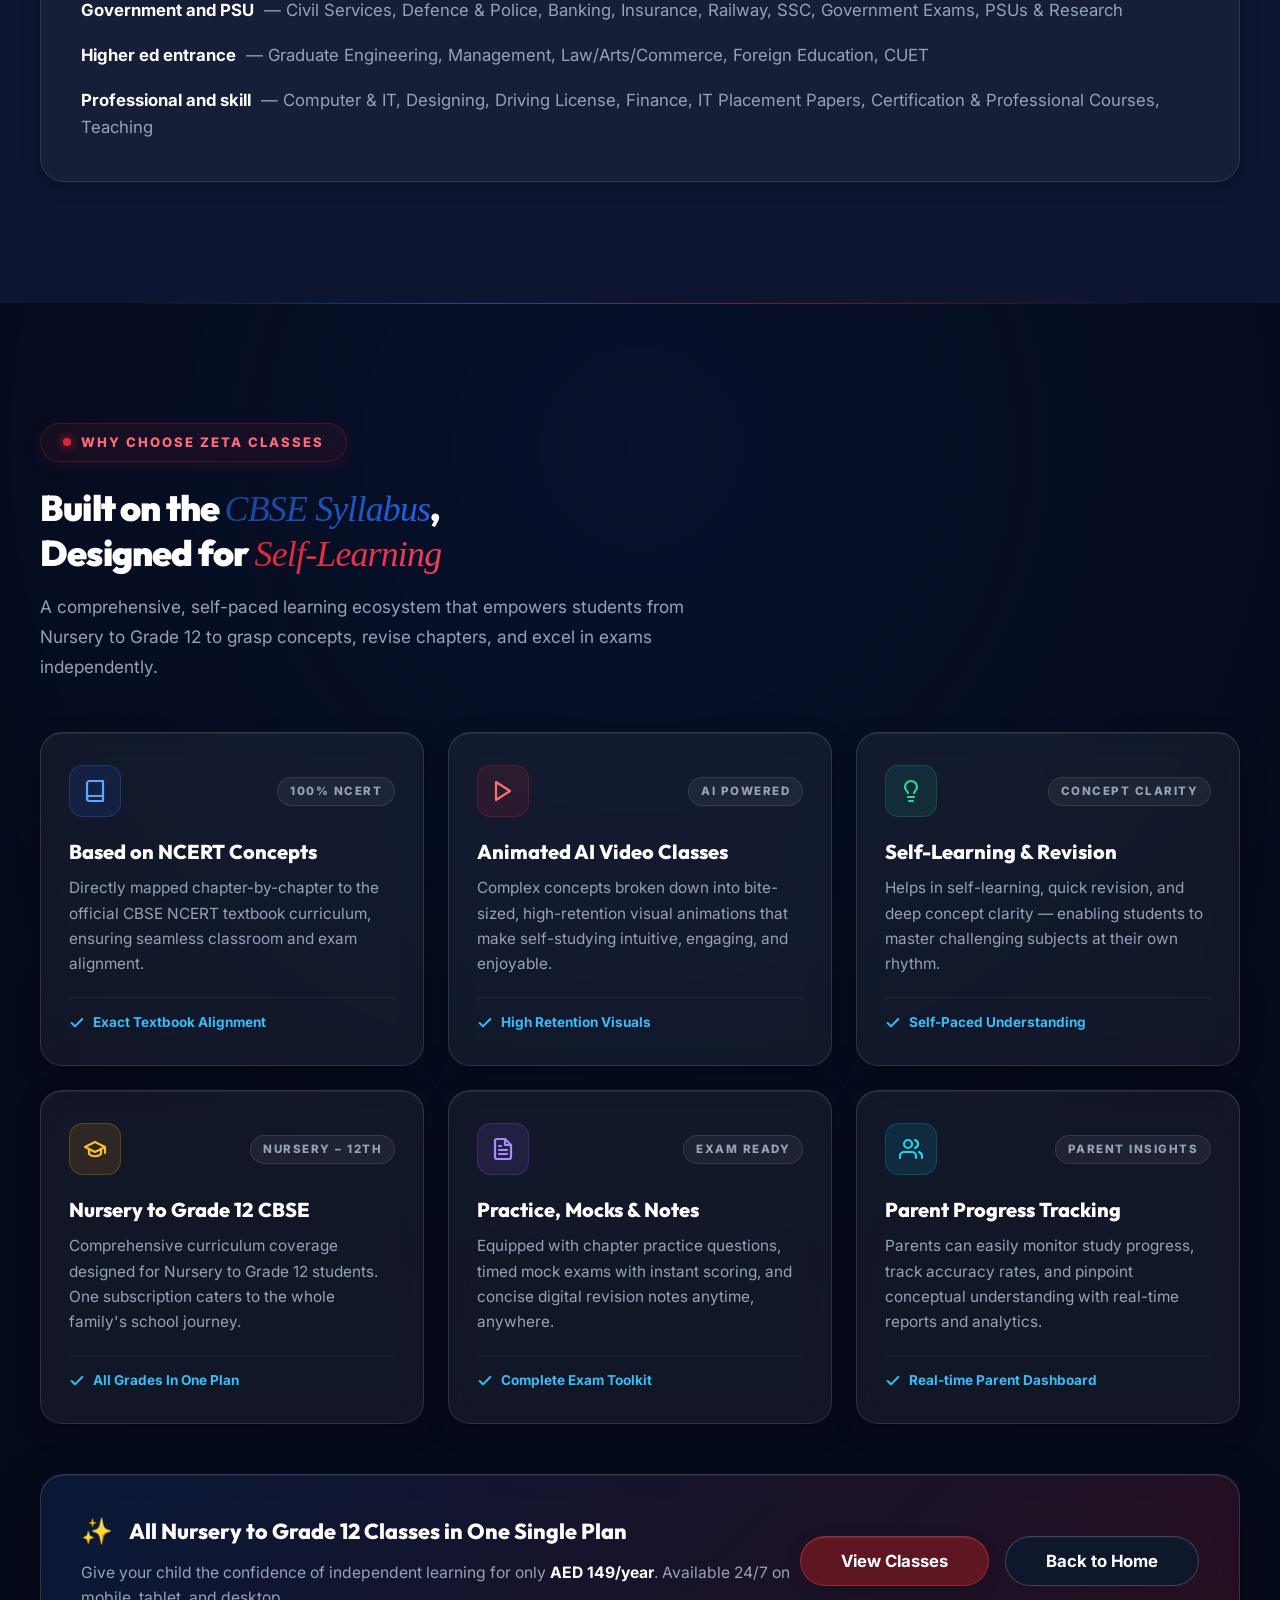
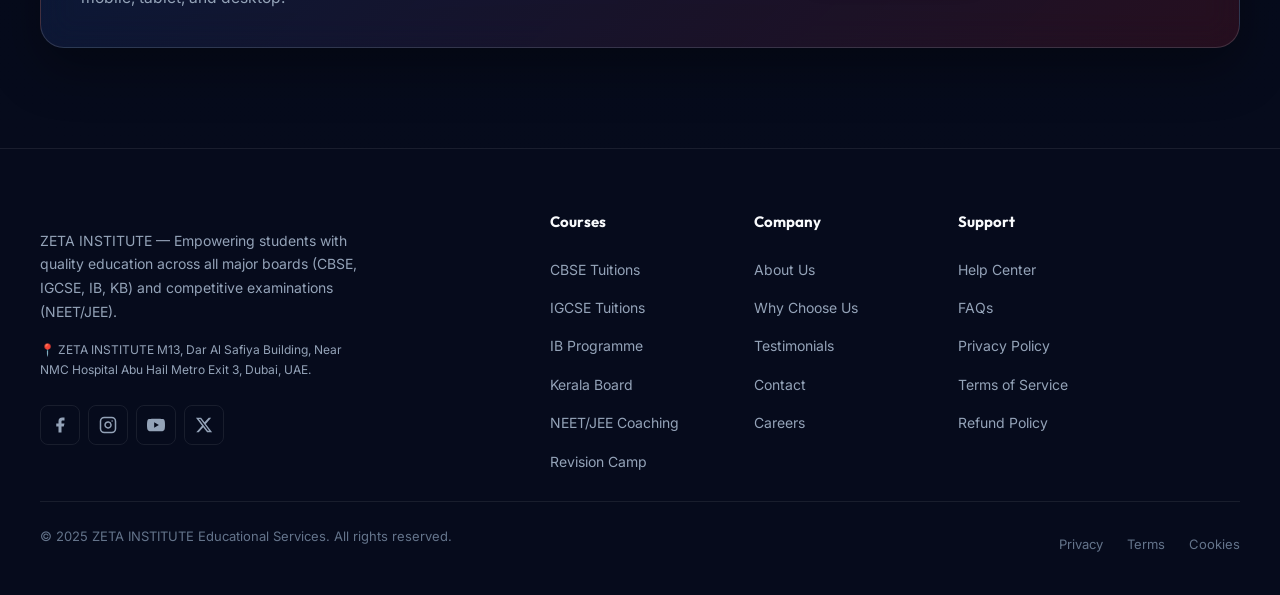
<file: web-platform.html>
<!DOCTYPE html>
<html lang="en">

<head>
  <meta charset="UTF-8" />
  <meta name="viewport" content="width=device-width, initial-scale=1.0" />
  <title>Web Platform - ZETA CLASSES</title>
  <meta name="theme-color" content="#0a0e27" />

  <!-- Bootstrap 5 Grid System CDN -->
  <link href="https://cdn.jsdelivr.net/npm/bootstrap@5.3.3/dist/css/bootstrap.min.css" rel="stylesheet" />
  <link rel="icon" type="image/png" href="images/logo.png" />
  <link rel="stylesheet" href="styles.css" />
  <link href="https://fonts.googleapis.com/css2?family=Caveat:wght@700&display=swap" rel="stylesheet">
  
  <style>
    /* Custom enhancements for web platform page */
    .wp-hero {
      padding: 80px 0 20px;
      min-height: auto;
      display: flex;
      align-items: center;
      position: relative;
      z-index: 2;
    }
    
    .cursive-heading {
      font-family: 'Caveat', cursive;
      font-size: 2.5rem;
      margin-bottom: 0.5rem;
      display: inline-block;
    }
    
    .wp-badge {
      color: var(--brand-blue-light);
      font-size: 0.85rem;
      font-weight: 700;
      letter-spacing: 2px;
      margin-bottom: 1rem;
      display: inline-block;
      text-transform: uppercase;
    }
    
    .wp-title {
      font-family: var(--font-display);
      font-size: clamp(2.5rem, 4vw, 4.5rem);
      font-weight: 900;
      line-height: 1.05;
      margin-bottom: 1.5rem;
      letter-spacing: -1.5px;
    }
    
    .wp-title-line1 {
      color: #ffffff;
      display: block;
    }
    
    .wp-title-line2 {
      background: linear-gradient(to right, var(--brand-blue-light), var(--brand-red));
      -webkit-background-clip: text;
      -webkit-text-fill-color: transparent;
      background-clip: text;
      display: block;
    }
    
    .wp-price-card {
      position: relative;
      border-radius: 16px;
      padding: 4px;
      overflow: hidden;
      box-shadow: 0 30px 60px rgba(0,0,0,0.4), 0 0 40px rgba(217,37,52,0.3);
      transition: all 0.4s ease;
      z-index: 1;
      margin-top: 20px;
      max-width: 530px;
      width: 100%;
      margin-left: auto;
      margin-right: auto;
    }
    @media (min-width: 992px) {
      .wp-price-card {
        margin-top: -155px;
        margin-right: 0;
      }
    }
    .wp-price-card::before {
      content: '';
      position: absolute;
      top: 50%;
      left: 50%;
      width: 250%;
      height: 250%;
      background: conic-gradient(
        var(--brand-red) 0deg,
        var(--brand-red) 280deg,
        var(--brand-blue-light) 340deg,
        var(--brand-red) 360deg
      );
      animation: spin-border 3s linear infinite;
      z-index: -1;
    }
    @keyframes spin-border {
      0% { transform: translate(-50%, -50%) rotate(0deg); }
      100% { transform: translate(-50%, -50%) rotate(360deg); }
    }
    .wp-price-inner {
      background: #fff;
      border-radius: 12px;
      overflow: hidden;
      position: relative;
      z-index: 2;
      height: 100%;
    }
    .wp-price-card:hover {
      transform: translateY(-5px);
      box-shadow: 0 40px 80px rgba(0,0,0,0.5), 0 0 50px rgba(217,37,52,0.4);
    }
    
    .wp-price-header {
      background: #0f172a;
      color: var(--brand-blue-light);
      text-align: center;
      padding: 12px;
      font-weight: 700;
      font-size: 0.85rem;
      letter-spacing: 1.5px;
      text-transform: uppercase;
    }
    
    .wp-price-body {
      padding: 30px 20px;
      text-align: center;
      background: #ffffff;
    }
    
    .wp-price-amount {
      color: var(--brand-red);
      font-size: 5.5rem;
      font-weight: 900;
      line-height: 1;
      font-family: var(--font-display);
    }
    
    .wp-price-footer {
      background: #eff6ff;
      padding: 15px;
      text-align: center;
      font-weight: 600;
      font-size: 0.95rem;
      color: #0f172a;
      border-top: 1px solid #dbeafe;
    }
    
    /* Classes section */
    .classes-section {
      background: var(--bg-primary);
      color: #fff;
      padding: 40px 0;
      border-radius: 40px 40px 0 0;
      position: relative;
      z-index: 2;
      margin-top: 30px;
    }
    @media (min-width: 992px) {
      .classes-section {
        margin-top: -100px;
      }
    }
    
    .class-tabs {
      display: flex;
      flex-wrap: wrap;
      gap: 12px;
      margin-bottom: 25px;
    }
    
    .class-tab {
      padding: 12px 24px;
      border: 1px solid rgba(255, 255, 255, 0.12);
      border-radius: 999px;
      background: rgba(255, 255, 255, 0.045);
      color: #e2e8f0;
      font-weight: 700;
      transition: all 0.3s cubic-bezier(0.4, 0, 0.2, 1);
      box-shadow: 0 4px 12px rgba(0, 0, 0, 0.25), inset 0 1px 0 rgba(255, 255, 255, 0.06);
    }
    .class-tab:hover {
      transform: translateY(-2px);
      box-shadow: 0 8px 18px rgba(0, 0, 0, 0.35);
      border-color: rgba(59, 130, 246, 0.4);
      background: rgba(255, 255, 255, 0.085);
    }
    .class-tab.active {
      background: var(--brand-red);
      color: #fff;
      transform: translateY(-2px);
      border-color: var(--brand-red);
      box-shadow: 0 10px 20px rgba(217, 37, 52, 0.35);
    }
    
    .feature-grid {
      display: grid;
      grid-template-columns: repeat(auto-fit, minmax(220px, 1fr));
      gap: 25px;
      margin-top: 50px;
    }
    
    .wp-feature-card {
      background: rgba(255, 255, 255, 0.05);
      padding: 38px 22px;
      border-radius: 22px;
      text-align: center;
      box-shadow: 0 8px 24px rgba(0, 0, 0, 0.3), inset 0 1px 0 rgba(255, 255, 255, 0.08);
      transition: all 0.35s cubic-bezier(0.4, 0, 0.2, 1);
      border: 1px solid rgba(255, 255, 255, 0.12);
      position: relative;
      overflow: hidden;
      backdrop-filter: blur(12px);
    }
    .wp-feature-card::before {
      content: '';
      position: absolute;
      top: 0;
      left: 0;
      width: 100%;
      height: 4px;
      background: linear-gradient(90deg, var(--brand-blue-light), var(--brand-red));
      transform: scaleX(0);
      transform-origin: center;
      transition: transform 0.4s ease;
    }
    .wp-feature-card:hover {
      transform: translateY(-8px);
      box-shadow: 0 20px 45px rgba(0, 0, 0, 0.45), 0 0 25px rgba(59, 130, 246, 0.18);
      border-color: rgba(59, 130, 246, 0.45);
      background: rgba(255, 255, 255, 0.085);
    }
    .wp-feature-card:hover::before {
      transform: scaleX(1);
    }
    
    .wp-feature-icon {
      width: 70px;
      height: 70px;
      background: linear-gradient(135deg, rgba(59, 130, 246, 0.2), rgba(59, 130, 246, 0.08));
      border-radius: 50%;
      display: inline-flex;
      align-items: center;
      justify-content: center;
      margin-bottom: 22px;
      color: #60a5fa;
      transition: all 0.4s ease;
      border: 1px solid rgba(59, 130, 246, 0.3);
      box-shadow: 0 4px 15px rgba(59, 130, 246, 0.15);
    }
    .wp-feature-card:hover .wp-feature-icon {
      background: var(--brand-blue-light);
      color: #fff;
      transform: scale(1.1) rotate(5deg);
      box-shadow: 0 10px 20px rgba(59, 130, 246, 0.3);
    }
    
    /* Subjects section */
    .subjects-section {
      padding: 105px 0 95px;
      position: relative;
      z-index: 2;
      background: var(--bg-primary);
    }
    .subjects-section-header {
      margin-bottom: 52px;
    }
    .subjects-badge {
      display: inline-flex;
      align-items: center;
      gap: 8px;
      background: rgba(255,255,255,0.05);
      border: 1px solid rgba(255,255,255,0.12);
      padding: 6px 16px;
      border-radius: 999px;
      font-size: 0.8rem;
      font-weight: 700;
      margin-bottom: 16px;
      backdrop-filter: blur(10px);
      letter-spacing: 1px;
    }
    .subjects-badge .dot {
      width: 7px;
      height: 7px;
      border-radius: 50%;
      background: var(--brand-red);
      animation: pulse-dot 2s infinite;
    }
    @keyframes pulse-dot {
      0%, 100% { opacity: 1; transform: scale(1); }
      50% { opacity: 0.5; transform: scale(1.4); }
    }
    .subjects-grid {
      display: grid;
      grid-template-columns: repeat(6, 1fr);
      gap: 14px;
    }
    .subject-pill {
      background: rgba(255,255,255,0.045);
      border: 1px solid rgba(255,255,255,0.11);
      border-radius: 16px;
      padding: 18px 12px 16px;
      transition: all 0.3s cubic-bezier(0.4, 0, 0.2, 1);
      cursor: pointer;
      position: relative;
      overflow: hidden;
      backdrop-filter: blur(8px);
      text-align: center;
      box-shadow: 0 4px 14px rgba(0,0,0,0.25), inset 0 1px 0 rgba(255,255,255,0.06);
    }
    .subject-pill::after {
      content: '';
      position: absolute;
      bottom: 0;
      left: 0;
      width: 100%;
      height: 3px;
      background: linear-gradient(90deg, var(--brand-blue-light), var(--brand-red));
      transform: scaleX(0);
      transform-origin: left;
      transition: transform 0.35s ease;
    }
    .subject-pill:hover {
      background: rgba(255,255,255,0.08);
      border-color: rgba(255,255,255,0.22);
      transform: translateY(-5px);
      box-shadow: 0 12px 24px rgba(0,0,0,0.35);
    }
    .subject-pill:hover::after {
      transform: scaleX(1);
    }
    .subject-pill.lang:hover { box-shadow: 0 12px 24px rgba(59,130,246,0.2); }
    .subject-pill.skill:hover { box-shadow: 0 12px 24px rgba(16,185,129,0.2); }
    .subject-icon-wrap {
      width: 36px;
      height: 36px;
      border-radius: 10px;
      display: flex;
      align-items: center;
      justify-content: center;
      margin: 0 auto 8px auto;
      transition: transform 0.3s ease;
    }
    .subject-pill:hover .subject-icon-wrap {
      transform: scale(1.1);
    }
    .subject-pill .subject-icon-wrap { background: rgba(217,37,52,0.15); color: #f87171; border: 1px solid rgba(217,37,52,0.25); }
    .subject-pill.lang .subject-icon-wrap { background: rgba(59,130,246,0.15); color: #60a5fa; border: 1px solid rgba(59,130,246,0.25); }
    .subject-pill.skill .subject-icon-wrap { background: rgba(16,185,129,0.15); color: #34d399; border: 1px solid rgba(16,185,129,0.25); }
    .subject-type {
      font-size: 0.65rem;
      text-transform: uppercase;
      letter-spacing: 1.5px;
      margin-bottom: 4px;
      display: inline-block;
      font-weight: 800;
      padding: 1px 7px;
      border-radius: 4px;
    }
    .subject-pill .subject-type {
      color: #f87171;
      background: rgba(217,37,52,0.12);
    }
    .subject-pill.lang .subject-type {
      color: #60a5fa;
      background: rgba(59,130,246,0.12);
    }
    .subject-pill.skill .subject-type {
      color: #34d399;
      background: rgba(16,185,129,0.12);
    }
    .subject-title {
      font-size: 0.94rem;
      font-weight: 700;
      color: #fff;
      font-family: var(--font-display);
      margin-top: 4px;
      display: block;
      line-height: 1.25;
      white-space: nowrap;
      overflow: hidden;
      text-overflow: ellipsis;
    }
    
    /* Buttons */
    .wp-btn-primary {
      background: #5e1622;
      color: white;
      padding: 11px 40px;
      border-radius: 999px;
      font-weight: 700;
      font-size: 1.05rem;
      transition: all 0.3s ease;
      box-shadow: inset 0 1px 0 rgba(255,255,255,0.1), 0 4px 15px rgba(0,0,0,0.2);
      border: 1px solid rgba(239, 68, 68, 0.4);
    }
    .wp-btn-primary:hover {
      background: #761a29;
      transform: translateY(-2px);
      box-shadow: inset 0 1px 0 rgba(255,255,255,0.2), 0 8px 25px rgba(0,0,0,0.3);
    }
    .wp-btn-outline {
      background: #0f172a;
      color: white;
      padding: 11px 40px;
      border-radius: 999px;
      font-weight: 700;
      font-size: 1.05rem;
      transition: all 0.3s ease;
      border: 1px solid rgba(255,255,255,0.2);
      box-shadow: inset 0 1px 0 rgba(255,255,255,0.05);
    }
    .wp-btn-outline:hover {
      background: #1e293b;
      border-color: rgba(255,255,255,0.3);
    }
    
    /* ─── Enhanced Why Choose Section ─── */
    .why-choose-section {
      padding: 120px 0 100px;
      background: radial-gradient(circle at 50% 10%, rgba(37, 99, 235, 0.08) 0%, rgba(6, 11, 28, 0.98) 60%, var(--bg-primary) 100%);
      position: relative;
      z-index: 2;
      border-top: 1px solid rgba(255, 255, 255, 0.06);
      overflow: hidden;
    }
    
    .why-choose-section::before {
      content: '';
      position: absolute;
      top: 0;
      left: 10%;
      right: 10%;
      height: 1px;
      background: linear-gradient(90deg, transparent, rgba(59, 130, 246, 0.5), rgba(217, 37, 52, 0.5), transparent);
    }

    .why-badge {
      display: inline-flex;
      align-items: center;
      gap: 10px;
      background: rgba(217, 37, 52, 0.08);
      border: 1px solid rgba(217, 37, 52, 0.25);
      padding: 8px 22px;
      border-radius: 999px;
      font-size: 0.82rem;
      font-weight: 800;
      letter-spacing: 2px;
      color: #ff6b7a;
      text-transform: uppercase;
      margin-bottom: 24px;
      backdrop-filter: blur(8px);
      box-shadow: 0 4px 15px rgba(217, 37, 52, 0.1);
    }

    .why-badge-dot {
      width: 8px;
      height: 8px;
      border-radius: 50%;
      background: var(--brand-red);
      box-shadow: 0 0 10px var(--brand-red);
      animation: pulse-dot 2s infinite;
    }

    .why-title {
      font-family: var(--font-display);
      font-size: clamp(1.75rem, 2.8vw, 2.85rem);
      font-weight: 900;
      color: #ffffff;
      margin-bottom: 16px;
      line-height: 1.2;
      letter-spacing: -0.8px;
    }

    .why-title .gradient-text {
      background: linear-gradient(135deg, #16428c 0%, #2563eb 100%);
      -webkit-background-clip: text;
      -webkit-text-fill-color: transparent;
      background-clip: text;
      font-family: serif;
      font-style: italic;
      font-weight: normal;
    }

    .why-title .gradient-text-red {
      background: linear-gradient(135deg, #d92534 0%, #f43f5e 100%);
      -webkit-background-clip: text;
      -webkit-text-fill-color: transparent;
      background-clip: text;
      font-family: serif;
      font-style: italic;
      font-weight: normal;
    }

    .why-subtitle {
      color: var(--text-secondary);
      font-size: 1.08rem;
      max-width: 700px;
      margin: 0 0 50px 0;
      line-height: 1.75;
    }

    .why-grid {
      display: grid;
      grid-template-columns: repeat(auto-fit, minmax(320px, 1fr));
      gap: 24px;
      margin-bottom: 50px;
    }

    .why-card {
      background: rgba(255, 255, 255, 0.05);
      border: 1px solid rgba(255, 255, 255, 0.12);
      border-radius: 22px;
      padding: 32px 28px;
      display: flex;
      flex-direction: column;
      position: relative;
      overflow: hidden;
      backdrop-filter: blur(14px);
      transition: all 0.4s cubic-bezier(0.4, 0, 0.2, 1);
      box-shadow: 0 8px 24px rgba(0, 0, 0, 0.3), inset 0 1px 0 rgba(255, 255, 255, 0.08);
    }

    .why-card::before {
      content: '';
      position: absolute;
      top: 0;
      left: 0;
      width: 100%;
      height: 3px;
      background: linear-gradient(90deg, var(--brand-blue-light), var(--brand-red));
      transform: scaleX(0);
      transform-origin: left;
      transition: transform 0.4s ease;
    }

    .why-card:hover {
      transform: translateY(-8px);
      background: rgba(255, 255, 255, 0.085);
      border-color: rgba(59, 130, 246, 0.45);
      box-shadow: 0 22px 50px rgba(0, 0, 0, 0.45), 0 0 30px rgba(59, 130, 246, 0.18);
    }

    .why-card:hover::before {
      transform: scaleX(1);
    }

    .why-card-top {
      display: flex;
      align-items: center;
      justify-content: space-between;
      margin-bottom: 22px;
    }

    .why-card-icon {
      width: 52px;
      height: 52px;
      border-radius: 14px;
      display: flex;
      align-items: center;
      justify-content: center;
      font-size: 1.35rem;
      transition: all 0.35s ease;
    }

    .why-card-icon.blue {
      background: rgba(37, 99, 235, 0.12);
      border: 1px solid rgba(59, 130, 246, 0.25);
      color: #60a5fa;
    }

    .why-card-icon.red {
      background: rgba(217, 37, 52, 0.12);
      border: 1px solid rgba(217, 37, 52, 0.25);
      color: #f87171;
    }

    .why-card-icon.emerald {
      background: rgba(16, 185, 129, 0.12);
      border: 1px solid rgba(16, 185, 129, 0.25);
      color: #34d399;
    }

    .why-card-icon.amber {
      background: rgba(245, 158, 11, 0.12);
      border: 1px solid rgba(245, 158, 11, 0.25);
      color: #fbbf24;
    }

    .why-card-icon.purple {
      background: rgba(139, 92, 246, 0.12);
      border: 1px solid rgba(139, 92, 246, 0.25);
      color: #a78bfa;
    }

    .why-card-icon.cyan {
      background: rgba(6, 182, 212, 0.12);
      border: 1px solid rgba(6, 182, 212, 0.25);
      color: #22d3ee;
    }

    .why-card:hover .why-card-icon {
      transform: scale(1.1) rotate(4deg);
    }

    .why-card-tag {
      font-size: 0.72rem;
      font-weight: 800;
      letter-spacing: 1.5px;
      text-transform: uppercase;
      padding: 4px 12px;
      border-radius: 999px;
      background: rgba(255, 255, 255, 0.05);
      border: 1px solid rgba(255, 255, 255, 0.1);
      color: #94a3b8;
    }

    .why-card-title {
      font-family: var(--font-display);
      font-size: 1.25rem;
      font-weight: 800;
      color: #ffffff;
      margin-bottom: 10px;
      line-height: 1.3;
    }

    .why-card-desc {
      color: #94a3b8;
      font-size: 0.96rem;
      line-height: 1.65;
      margin-bottom: 20px;
      flex-grow: 1;
    }

    .why-card-check {
      display: inline-flex;
      align-items: center;
      gap: 8px;
      font-size: 0.85rem;
      font-weight: 700;
      color: #38bdf8;
      padding-top: 14px;
      border-top: 1px solid rgba(255, 255, 255, 0.05);
    }

    .why-card-check svg {
      flex-shrink: 0;
    }

    .why-cta-banner {
      background: linear-gradient(135deg, rgba(22, 66, 140, 0.25) 0%, rgba(217, 37, 52, 0.15) 100%);
      border: 1px solid rgba(255, 255, 255, 0.14);
      border-radius: 24px;
      padding: 36px 40px;
      margin-top: 20px;
      backdrop-filter: blur(16px);
      box-shadow: 0 20px 50px rgba(0, 0, 0, 0.35), inset 0 1px 0 rgba(255, 255, 255, 0.08);
    }

    @media (max-width: 991px) {
      .wp-hero {
        padding: 110px 0 30px;
        min-height: auto;
      }
      .wp-hero-desc {
        margin-bottom: 1rem !important;
      }
      .wp-hero .row {
        --bs-gutter-y: 1.25rem;
      }
      .wp-choose-section {
        padding: 80px 0 70px;
      }
      .why-grid {
        grid-template-columns: repeat(auto-fit, minmax(280px, 1fr));
        gap: 20px;
      }
      .why-card {
        padding: 26px 22px;
      }
      .why-cta-banner {
        padding: 28px 24px;
      }
    }

    @media (max-width: 576px) {
      .wp-hero {
        padding: 95px 0 25px;
      }
      .wp-hero-desc {
        margin-bottom: 0.75rem !important;
      }
      .wp-hero .row {
        --bs-gutter-y: 1rem;
      }
      .why-choose-section {
        padding: 60px 0 50px;
      }
      .why-grid {
        grid-template-columns: 1fr;
        gap: 16px;
      }
      .why-card {
        padding: 22px 18px;
        border-radius: 18px;
      }
      .why-card-icon {
        width: 46px;
        height: 46px;
      }
      .why-cta-banner {
        padding: 22px 18px;
        border-radius: 18px;
      }
      .why-cta-banner .cta-btn-group {
        display: flex !important;
        flex-direction: row !important;
        flex-wrap: nowrap !important;
        gap: 10px !important;
        width: 100%;
      }
      .why-cta-banner .wp-btn-primary,
      .why-cta-banner .wp-btn-outline {
        padding: 10px 14px !important;
        font-size: 0.88rem !important;
        flex: 1 1 50% !important;
        text-align: center !important;
        white-space: nowrap !important;
        justify-content: center;
      }
      .wp-hero .hero-mobile-btns {
        display: flex !important;
        flex-direction: row !important;
        flex-wrap: nowrap !important;
        gap: 10px !important;
        width: 100%;
      }
      .wp-hero .hero-mobile-btns .wp-btn-primary,
      .wp-hero .hero-mobile-btns .wp-btn-outline {
        padding: 10px 16px !important;
        font-size: 0.9rem !important;
        flex: 1 1 50% !important;
        text-align: center !important;
        white-space: nowrap !important;
        justify-content: center;
      }
    }

    @media (max-width: 1100px) and (min-width: 768px) {
      .subjects-grid {
        grid-template-columns: repeat(3, 1fr);
        gap: 14px;
      }
    }

    @media (max-width: 767px) {
      .subjects-grid {
        grid-template-columns: repeat(2, 1fr);
        gap: 12px;
      }
      .subject-pill {
        padding: 18px 12px;
        border-radius: 16px;
      }
      .subject-icon-wrap {
        width: 38px;
        height: 38px;
        font-size: 1.15rem;
        margin: 0 auto 10px auto;
      }
      .subject-type {
        font-size: 0.65rem;
        padding: 2px 6px;
        letter-spacing: 1px;
      }
      .subject-title {
        font-size: 0.95rem;
        margin-top: 6px;
      }
    }
  </style>
</head>

<body>
  <!-- Header from index.html -->
  <header class="header" id="header">
    <nav class="container nav">
      <a href="index.html" class="nav__brand">
        <img src="images/logo.png" alt="ZETA CLASSES Logo" class="nav__logo" />
      </a>
      <div class="nav__links" id="nav-links">
        <a href="index.html#home" class="nav__link">HOME</a>
        <a href="web-platform.html" class="nav__link active">WEB PLATFORM</a>
        <a href="daycare.html" class="nav__link">DAYCARE</a>
        <a href="index.html#courses" class="nav__link">COURSES</a>
        <a href="index.html#about" class="nav__link">ABOUT US</a>
        <a href="index.html#contact" class="nav__link">CONTACT</a>
      </div>
      <div class="nav__actions" style="display: flex;">
        <a href="index.html#login" class="nav__cta" style="background: var(--brand-blue-light); color: white; padding: 12px 36px;">User Login</a>
      </div>
    </nav>
  </header>

  <!-- Background Effects -->
  <div class="bg-grid"></div>
  <div class="bg-glow bg-glow--1"></div>
  <div class="bg-glow bg-glow--3"></div>

  <!-- Hero Section -->
  <section class="wp-hero">
    <div class="container">
      <div class="row align-items-center g-4 g-lg-5">
        <div class="col-12 col-lg-6">
          <div class="cursive-heading">
            <span style="color: var(--brand-blue-light);">Learn Today,</span> 
            <span style="color: var(--brand-red);">Lead Tomorrow!</span>
          </div><br>
          <div class="wp-badge">SMART LEARNING PLATFORM FOR CBSE STUDENTS • NURSERY TO GRADE 12</div>
          <h1 class="wp-title">
            <span class="wp-title-line1">One Home.</span>
            <span class="wp-title-line2">One Plan.</span>
          </h1>
          <p style="font-size: 1.25rem; margin-bottom: 1.2rem; color: #e2e8f0; font-weight: 500;">Perfect for families with children in different grades.</p>
          <p class="wp-hero-desc" style="font-size: 1.05rem; color: #94a3b8; line-height: 1.8; margin-bottom: 1.5rem; max-width: 95%;">
            Not a replacement for tuition. Animated NCERT-based video lessons, practice questions, mock exams and parent insight reports — all in one family plan, plus test prep that covers everything from CBSE Class 1 to civil services.
          </p>
          <!-- Desktop Buttons -->
          <div class="d-none d-lg-flex flex-wrap gap-3">
            <button class="wp-btn-primary">View plan</button>
            <button class="wp-btn-outline">Start learning</button>
          </div>
        </div>
        <div class="col-12 col-lg-6">
          <div class="wp-price-card">
            <div class="wp-price-inner">
              <div class="wp-price-header">A SMART WAY TO STUDY INDEPENDENTLY AT HOME</div>
              <div class="wp-price-body">
                <div class="wp-price-amount">149</div>
                <div style="color: #64748b; font-size: 1rem; font-weight: 600; margin-top: 5px;">per year</div>
              </div>
              <div class="wp-price-footer">
                For students Nursery to Grade 12 • CBSE curriculum
              </div>
            </div>
          </div>
          <!-- Mobile Buttons (Positioned below the price card on mobile) -->
          <div class="d-flex d-lg-none flex-nowrap hero-mobile-btns gap-2 gap-sm-3 mt-3 mt-sm-4 justify-content-center">
            <button class="wp-btn-primary">View plan</button>
            <button class="wp-btn-outline">Start learning</button>
          </div>
        </div>
      </div>
    </div>
  </section>

  <!-- Classes Section -->
  <section class="classes-section">
    <div class="container">
      <p style="font-family: monospace; color: #94a3b8; margin-bottom: 15px; font-size: 14px;">Set a child's class - content below updates instantly</p>
      
      <div class="class-tabs">
        <button class="class-tab active">Nursery</button>
        <button class="class-tab">LKG</button>
        <button class="class-tab">UKG</button>
        <button class="class-tab">1st</button>
        <button class="class-tab">2nd</button>
        <button class="class-tab">3rd</button>
        <button class="class-tab">4th</button>
        <button class="class-tab">5th</button>
        <button class="class-tab">6th</button>
        <button class="class-tab">7th</button>
        <button class="class-tab">8th</button>
        <button class="class-tab">9th</button>
        <button class="class-tab">10th</button>
        <button class="class-tab">11th</button>
        <button class="class-tab">12th</button>
      </div>
      
      <p style="font-weight: 700; color: #fff; margin-bottom: 45px; font-size: 1.1rem;">Showing content for <span id="active-class-text" style="color: var(--brand-red);">Nursery</span></p><div style="background: var(--brand-blue-light); color: white; display: inline-block; padding: 12px 28px; border-radius: 999px; font-weight: 700; text-transform: uppercase; font-size: 0.9rem; letter-spacing: 1.5px; box-shadow: 0 10px 20px rgba(59, 130, 246, 0.2); margin-bottom: 40px;">
        COMPLETE LEARNING SUPPORT AT YOUR FINGERTIPS
      </div>
      
      <div class="feature-grid">
        <div class="wp-feature-card">
          <div class="wp-feature-icon">
            <svg width="32" height="32" viewBox="0 0 24 24" fill="none" stroke="currentColor" stroke-width="2" stroke-linecap="round" stroke-linejoin="round"><rect x="2" y="7" width="20" height="15" rx="2" ry="2"></rect><polyline points="17 2 12 7 7 2"></polyline></svg>
          </div>
          <h4 style="font-weight: 800; font-size: 1.15rem; margin-bottom: 12px; color: #fff;">Animated AI video classes</h4>
          <p style="color: #94a3b8; font-size: 0.95rem; margin: 0; line-height: 1.5;">Concepts explained in an engaging way</p>
        </div>
        
        <div class="wp-feature-card">
          <div class="wp-feature-icon">
            <svg width="32" height="32" viewBox="0 0 24 24" fill="none" stroke="currentColor" stroke-width="2" stroke-linecap="round" stroke-linejoin="round"><path d="M14 2H6a2 2 0 0 0-2 2v16a2 2 0 0 0 2 2h12a2 2 0 0 0 2-2V8z"></path><polyline points="14 2 14 8 20 8"></polyline><line x1="16" y1="13" x2="8" y2="13"></line><line x1="16" y1="17" x2="8" y2="17"></line><polyline points="10 9 9 9 8 9"></polyline></svg>
          </div>
          <h4 style="font-weight: 800; font-size: 1.15rem; margin-bottom: 12px; color: #fff;">Practice questions</h4>
          <p style="color: #94a3b8; font-size: 0.95rem; margin: 0; line-height: 1.5;">Strengthen your understanding</p>
        </div>
        
        <div class="wp-feature-card">
          <div class="wp-feature-icon">
            <svg width="32" height="32" viewBox="0 0 24 24" fill="none" stroke="currentColor" stroke-width="2" stroke-linecap="round" stroke-linejoin="round"><path d="M4 19.5A2.5 2.5 0 0 1 6.5 17H20"></path><path d="M6.5 2H20v20H6.5A2.5 2.5 0 0 1 4 19.5v-15A2.5 2.5 0 0 1 6.5 2z"></path></svg>
          </div>
          <h4 style="font-weight: 800; font-size: 1.15rem; margin-bottom: 12px; color: #fff;">Digital notes</h4>
          <p style="color: #94a3b8; font-size: 0.95rem; margin: 0; line-height: 1.5;">Quick revision, anytime anywhere</p>
        </div>
        
        <div class="wp-feature-card">
          <div class="wp-feature-icon">
            <svg width="32" height="32" viewBox="0 0 24 24" fill="none" stroke="currentColor" stroke-width="2" stroke-linecap="round" stroke-linejoin="round"><circle cx="12" cy="12" r="10"></circle><polyline points="12 6 12 12 16 14"></polyline></svg>
          </div>
          <h4 style="font-weight: 800; font-size: 1.15rem; margin-bottom: 12px; color: #fff;">Mock exams</h4>
          <p style="color: #94a3b8; font-size: 0.95rem; margin: 0; line-height: 1.5;">Exam ready, with confidence</p>
        </div>
        
        <div class="wp-feature-card">
          <div class="wp-feature-icon">
            <svg width="32" height="32" viewBox="0 0 24 24" fill="none" stroke="currentColor" stroke-width="2" stroke-linecap="round" stroke-linejoin="round"><path d="M17 21v-2a4 4 0 0 0-4-4H5a4 4 0 0 0-4 4v2"></path><circle cx="9" cy="7" r="4"></circle><path d="M23 21v-2a4 4 0 0 0-3-3.87"></path><path d="M16 3.13a4 4 0 0 1 0 7.75"></path></svg>
          </div>
          <h4 style="font-weight: 800; font-size: 1.15rem; margin-bottom: 12px; color: #fff;">Parent insights</h4>
          <p style="color: #94a3b8; font-size: 0.95rem; margin: 0; line-height: 1.5;">Track progress and concept clarity</p>
        </div>
      </div>
    </div>
  </section>

  <!-- Subjects Section -->
  <section class="subjects-section">
    <div class="container">
      <div class="subjects-section-header">
        <div class="subjects-badge">
          <span class="dot"></span>
          <span style="color:#e2e8f0;">Nursery – 12 &nbsp;•&nbsp; NCERT Mapped</span>
        </div>

        <h2 style="font-family: var(--font-display); font-size: clamp(1.5rem, 2.5vw, 2.3rem); font-weight: 900; line-height: 1.15; margin-bottom: 12px; letter-spacing: -0.5px;">
          One subscription, <span style="background: linear-gradient(to right, var(--brand-blue-light), var(--brand-red)); -webkit-background-clip: text; -webkit-text-fill-color: transparent; background-clip: text; font-family: serif; font-style: italic; font-weight: normal;">every NCERT subject</span><br>covered for your family
        </h2>

        <p style="color: #94a3b8; font-size: 1.02rem; max-width: 650px; line-height: 1.6; margin-bottom: 0;">
          Animated lessons, practice with instant feedback, and revision notes — mapped chapter-by-chapter to the NCERT textbook your child uses in school.
        </p>
      </div>

      <div class="subjects-grid">
        <!-- Core Subjects -->
        <div class="subject-pill">
          <div class="subject-icon-wrap">
            <svg width="18" height="18" viewBox="0 0 24 24" fill="none" stroke="currentColor" stroke-width="2.2" stroke-linecap="round" stroke-linejoin="round"><path d="M21.3 8.7 8.7 21.3a1 1 0 0 1-1.4 0l-4.6-4.6a1 1 0 0 1 0-1.4L15.3 2.7a1 1 0 0 1 1.4 0l4.6 4.6a1 1 0 0 1 0 1.4z"/><path d="m7.5 10.5 2 2"/><path d="m10.5 7.5 2 2"/><path d="m13.5 4.5 2 2"/></svg>
          </div>
          <span class="subject-type">CORE</span>
          <span class="subject-title">Math</span>
        </div>

        <div class="subject-pill">
          <div class="subject-icon-wrap">
            <svg width="18" height="18" viewBox="0 0 24 24" fill="none" stroke="currentColor" stroke-width="2.2" stroke-linecap="round" stroke-linejoin="round"><path d="M10 2v7.31a2 2 0 0 1-.37 1.16l-4.92 7.38A2 2 0 0 0 6.38 21h11.24a2 2 0 0 0 1.67-3.15l-4.92-7.38A2 2 0 0 1 14 9.31V2"/><path d="M8.5 2h7"/><path d="M7 16h10"/></svg>
          </div>
          <span class="subject-type">CORE</span>
          <span class="subject-title">Science</span>
        </div>

        <div class="subject-pill">
          <div class="subject-icon-wrap">
            <svg width="18" height="18" viewBox="0 0 24 24" fill="none" stroke="currentColor" stroke-width="2.2" stroke-linecap="round" stroke-linejoin="round"><circle cx="12" cy="12" r="10"/><polyline points="12 6 12 12 14 14"/><path d="M12 2v2"/><path d="M12 20v2"/></svg>
          </div>
          <span class="subject-type">CORE</span>
          <span class="subject-title">History</span>
        </div>

        <div class="subject-pill">
          <div class="subject-icon-wrap">
            <svg width="18" height="18" viewBox="0 0 24 24" fill="none" stroke="currentColor" stroke-width="2.2" stroke-linecap="round" stroke-linejoin="round"><circle cx="12" cy="12" r="10"/><path d="M12 2a14.5 14.5 0 0 0 0 20 14.5 14.5 0 0 0 0-20"/><path d="M2 12h20"/></svg>
          </div>
          <span class="subject-type">CORE</span>
          <span class="subject-title">Geography</span>
        </div>

        <div class="subject-pill">
          <div class="subject-icon-wrap">
            <svg width="18" height="18" viewBox="0 0 24 24" fill="none" stroke="currentColor" stroke-width="2.2" stroke-linecap="round" stroke-linejoin="round"><path d="M4 22h16"/><path d="M6 18V9"/><path d="M10 18V9"/><path d="M14 18V9"/><path d="M18 18V9"/><path d="M2 9l10-7 10 7"/></svg>
          </div>
          <span class="subject-type">CORE</span>
          <span class="subject-title">Political Science</span>
        </div>

        <div class="subject-pill">
          <div class="subject-icon-wrap">
            <svg width="18" height="18" viewBox="0 0 24 24" fill="none" stroke="currentColor" stroke-width="2.2" stroke-linecap="round" stroke-linejoin="round"><path d="M3 3v18h18"/><path d="m19 9-5 5-4-4-4 4"/><polyline points="14 9 19 9 19 14"/></svg>
          </div>
          <span class="subject-type">CORE</span>
          <span class="subject-title">Economics</span>
        </div>

        <!-- Languages & Skills -->
        <div class="subject-pill lang">
          <div class="subject-icon-wrap">
            <svg width="18" height="18" viewBox="0 0 24 24" fill="none" stroke="currentColor" stroke-width="2.2" stroke-linecap="round" stroke-linejoin="round"><path d="M4 19.5A2.5 2.5 0 0 1 6.5 17H20"/><path d="M6.5 2H20v20H6.5A2.5 2.5 0 0 1 4 19.5v-15A2.5 2.5 0 0 1 6.5 2z"/></svg>
          </div>
          <span class="subject-type">LANG</span>
          <span class="subject-title">English Literature</span>
        </div>

        <div class="subject-pill lang">
          <div class="subject-icon-wrap">
            <svg width="18" height="18" viewBox="0 0 24 24" fill="none" stroke="currentColor" stroke-width="2.2" stroke-linecap="round" stroke-linejoin="round"><path d="m18 2 4 4-12 12H6v-4L18 2z"/><path d="M14 6l4 4"/></svg>
          </div>
          <span class="subject-type">LANG</span>
          <span class="subject-title">English Grammar</span>
        </div>

        <div class="subject-pill lang">
          <div class="subject-icon-wrap">
            <svg width="18" height="18" viewBox="0 0 24 24" fill="none" stroke="currentColor" stroke-width="2.2" stroke-linecap="round" stroke-linejoin="round"><path d="M2 3h6a4 4 0 0 1 4 4v14a3 3 0 0 0-3-3H2z"/><path d="M22 3h-6a4 4 0 0 0-4 4v14a3 3 0 0 1 3-3h7z"/></svg>
          </div>
          <span class="subject-type">LANG</span>
          <span class="subject-title">हिन्दी साहित्य</span>
        </div>

        <div class="subject-pill lang">
          <div class="subject-icon-wrap">
            <svg width="18" height="18" viewBox="0 0 24 24" fill="none" stroke="currentColor" stroke-width="2.2" stroke-linecap="round" stroke-linejoin="round"><path d="M12 19l7-7 3 3-7 7-3-3z"/><path d="M18 13l-1.5-7.5L2 2l3.5 14.5L13 18l5-5z"/><path d="M2 2l7.586 7.586"/></svg>
          </div>
          <span class="subject-type">LANG</span>
          <span class="subject-title">हिन्दी व्याकरण</span>
        </div>

        <div class="subject-pill lang">
          <div class="subject-icon-wrap">
            <svg width="18" height="18" viewBox="0 0 24 24" fill="none" stroke="currentColor" stroke-width="2.2" stroke-linecap="round" stroke-linejoin="round"><path d="M12 2a10 10 0 1 0 10 10A10 10 0 0 0 12 2zm0 18a8 8 0 1 1 8-8 8 8 0 0 1-8 8z"/><circle cx="12" cy="12" r="3"/><path d="M12 6v3"/><path d="M12 15v3"/></svg>
          </div>
          <span class="subject-type">LANG</span>
          <span class="subject-title">संस्कृत</span>
        </div>

        <div class="subject-pill skill">
          <div class="subject-icon-wrap">
            <svg width="18" height="18" viewBox="0 0 24 24" fill="none" stroke="currentColor" stroke-width="2.2" stroke-linecap="round" stroke-linejoin="round"><path d="M11 20A7 7 0 0 1 9.8 6.1C15.5 5 17 4.48 19 2c1 2 2 4.18 2 8 0 5.5-4.78 10-10 10Z"/><path d="M2 21c0-3 1.85-5.36 5.08-6C9.5 14.52 12 13 13 12"/></svg>
          </div>
          <span class="subject-type">SKILL</span>
          <span class="subject-title">Climate Leadership</span>
        </div>
      </div>
    </div>
  </section>

  <!-- Test Prep Section -->
  <section class="test-prep-section" style="padding: 120px 0; background: var(--bg-secondary); position: relative; z-index: 2; border-top: 1px solid rgba(255,255,255,0.05);">
    <style>
      .exam-card {
        background: rgba(255, 255, 255, 0.045);
        border-radius: 16px;
        padding: 18px 22px;
        transition: all 0.3s cubic-bezier(0.4, 0, 0.2, 1);
        cursor: pointer;
        border: 1px solid rgba(255, 255, 255, 0.11);
        display: flex;
        flex-direction: column;
        justify-content: center;
        position: relative;
        overflow: hidden;
        backdrop-filter: blur(8px);
        box-shadow: 0 4px 14px rgba(0, 0, 0, 0.25), inset 0 1px 0 rgba(255, 255, 255, 0.06);
      }
      .exam-card::before {
        content: '';
        position: absolute;
        left: 0;
        top: 0;
        height: 100%;
        width: 3px;
        background: linear-gradient(to bottom, var(--brand-blue-light), var(--brand-red));
        transform: scaleY(0);
        transform-origin: top;
        transition: transform 0.3s ease;
      }
      .exam-card:hover {
        transform: translateY(-5px);
        box-shadow: 0 12px 28px rgba(0, 0, 0, 0.4), 0 0 20px rgba(59, 130, 246, 0.18);
        border-color: rgba(59, 130, 246, 0.4);
        background: rgba(255, 255, 255, 0.08);
      }
      .exam-card:hover::before {
        transform: scaleY(1);
      }
      .exam-grid {
        display: grid;
        grid-template-columns: repeat(auto-fill, minmax(240px, 1fr));
        gap: 16px;
        margin-bottom: 40px;
      }
      .exam-cat-label {
        display: inline-flex;
        align-items: center;
        gap: 8px;
        color: var(--brand-blue-light);
        font-size: 0.8rem;
        font-weight: 800;
        letter-spacing: 2px;
        text-transform: uppercase;
        margin-bottom: 20px;
        padding: 6px 14px;
        background: rgba(59,130,246,0.08);
        border-radius: 999px;
        border: 1px solid rgba(59,130,246,0.2);
      }
      .info-box {
        background: rgba(255, 255, 255, 0.045);
        border: 1px solid rgba(255, 255, 255, 0.11);
        border-radius: 24px;
        padding: 40px;
        margin-top: 30px;
        backdrop-filter: blur(10px);
        transition: transform 0.3s ease, box-shadow 0.3s ease;
        position: relative;
        overflow: hidden;
        box-shadow: 0 4px 18px rgba(0, 0, 0, 0.25), inset 0 1px 0 rgba(255, 255, 255, 0.06);
      }
      .info-box::before {
        content: '';
        position: absolute;
        top: 0;
        left: 0;
        right: 0;
        height: 2px;
        background: linear-gradient(90deg, var(--brand-blue-light), var(--brand-red));
      }
      .info-box:hover {
        background: rgba(255, 255, 255, 0.075);
        border-color: rgba(255, 255, 255, 0.2);
        transform: translateY(-5px);
        box-shadow: 0 20px 40px rgba(0, 0, 0, 0.35);
      }
    </style>
    <div class="container">
      <div style="display: inline-flex; align-items: center; gap: 8px; color: var(--brand-blue-light); font-size: 0.82rem; font-weight: 800; letter-spacing: 2.5px; text-transform: uppercase; margin-bottom: 20px; padding: 6px 16px; background: rgba(59,130,246,0.08); border: 1px solid rgba(59,130,246,0.2); border-radius: 999px;">
        <span style="width:6px;height:6px;border-radius:50%;background:var(--brand-blue-light);display:inline-block;"></span>
        FOR STUDENTS AND WORKING ADULTS ALIKE
      </div>
      <h2 style="font-family: var(--font-display); font-size: clamp(1.8rem, 3vw, 2.8rem); font-weight: 900; color: #fff; margin-bottom: 18px; letter-spacing: -0.5px; line-height: 1.15;">
        Test prep that <span style="background: linear-gradient(to right, var(--brand-blue-light), var(--brand-red)); -webkit-background-clip: text; -webkit-text-fill-color: transparent; background-clip: text; font-family: serif; font-style: italic; font-weight: normal;">doesn't stop</span><br>at school
      </h2>
      <p style="color: #94a3b8; font-size: 1.05rem; max-width: 700px; margin-bottom: 50px; line-height: 1.8;">
        A Nursery student and a working professional preparing for civil services can both find their exam here — real, named exams under every category, not just labels.
      </p>

      <!-- Category 1 -->
      <div class="exam-cat-label">🏫 School Level – All India</div>
      <div class="exam-grid">
        <div class="exam-card">
          <span style="color: var(--brand-blue-light); font-size: 0.72rem; font-weight: 800; letter-spacing: 2px; text-transform: uppercase; margin-bottom: 8px;">EXAM</span>
          <span style="color: #fff; font-weight: 800; font-size: 1.05rem; line-height: 1.3;">Jawahar Navodaya</span>
        </div>
        <div class="exam-card">
          <span style="color: var(--brand-blue-light); font-size: 0.72rem; font-weight: 800; letter-spacing: 2px; text-transform: uppercase; margin-bottom: 8px;">EXAM</span>
          <span style="color: #fff; font-weight: 800; font-size: 1.05rem; line-height: 1.3;">KVPY</span>
        </div>
        <div class="exam-card">
          <span style="color: var(--brand-blue-light); font-size: 0.72rem; font-weight: 800; letter-spacing: 2px; text-transform: uppercase; margin-bottom: 8px;">EXAM</span>
          <span style="color: #fff; font-weight: 800; font-size: 1.05rem; line-height: 1.3;">SOF – NSO</span>
        </div>
        <div class="exam-card">
          <span style="color: var(--brand-blue-light); font-size: 0.72rem; font-weight: 800; letter-spacing: 2px; text-transform: uppercase; margin-bottom: 8px;">EXAM</span>
          <span style="color: #fff; font-weight: 800; font-size: 1.05rem; line-height: 1.3;">NTA PM Yasasvi</span>
        </div>
        <div class="exam-card">
          <span style="color: var(--brand-blue-light); font-size: 0.72rem; font-weight: 800; letter-spacing: 2px; text-transform: uppercase; margin-bottom: 8px;">EXAM</span>
          <span style="color: #fff; font-weight: 800; font-size: 1.05rem; line-height: 1.3;">NTSE</span>
        </div>
        <div class="exam-card">
          <span style="color: var(--brand-blue-light); font-size: 0.72rem; font-weight: 800; letter-spacing: 2px; text-transform: uppercase; margin-bottom: 8px;">EXAM</span>
          <span style="color: #fff; font-weight: 800; font-size: 1.05rem; line-height: 1.3;">IEO</span>
        </div>
        <div class="exam-card">
          <span style="color: var(--brand-blue-light); font-size: 0.72rem; font-weight: 800; letter-spacing: 2px; text-transform: uppercase; margin-bottom: 8px;">EXAM</span>
          <span style="color: #fff; font-weight: 800; font-size: 1.05rem; line-height: 1.3;">IMO (SOF)</span>
        </div>
        <div class="exam-card">
          <span style="color: var(--brand-blue-light); font-size: 0.72rem; font-weight: 800; letter-spacing: 2px; text-transform: uppercase; margin-bottom: 8px;">EXAM</span>
          <span style="color: #fff; font-weight: 800; font-size: 1.05rem; line-height: 1.3;">NCO (Cyber Olympiad)</span>
        </div>
        <div class="exam-card">
          <span style="color: var(--brand-blue-light); font-size: 0.72rem; font-weight: 800; letter-spacing: 2px; text-transform: uppercase; margin-bottom: 8px;">EXAM</span>
          <span style="color: #fff; font-weight: 800; font-size: 1.05rem; line-height: 1.3;">MTSE</span>
        </div>
        <div class="exam-card">
          <span style="color: var(--brand-blue-light); font-size: 0.72rem; font-weight: 800; letter-spacing: 2px; text-transform: uppercase; margin-bottom: 8px;">EXAM</span>
          <span style="color: #fff; font-weight: 800; font-size: 1.05rem; line-height: 1.3;">Sainik School Entrance</span>
        </div>
        <div class="exam-card">
          <span style="color: var(--brand-blue-light); font-size: 0.72rem; font-weight: 800; letter-spacing: 2px; text-transform: uppercase; margin-bottom: 8px;">EXAM</span>
          <span style="color: #fff; font-weight: 800; font-size: 1.05rem; line-height: 1.3;">Rashtriya Military School</span>
        </div>
        <div class="exam-card">
          <span style="color: var(--brand-blue-light); font-size: 0.72rem; font-weight: 800; letter-spacing: 2px; text-transform: uppercase; margin-bottom: 8px;">EXAM</span>
          <span style="color: #fff; font-weight: 800; font-size: 1.05rem; line-height: 1.3;">Homi Bhabha Balvidnyanik</span>
        </div>
      </div>
      
      <!-- Category 2 -->
      <div class="exam-cat-label">⚙️ Engineering Entrance</div>
      <div class="exam-grid">
        <div class="exam-card">
          <span style="color: var(--brand-blue-light); font-size: 0.72rem; font-weight: 800; letter-spacing: 2px; text-transform: uppercase; margin-bottom: 8px;">EXAM</span>
          <span style="color: #fff; font-weight: 800; font-size: 1.05rem; line-height: 1.3;">BITSAT</span>
        </div>
        <div class="exam-card">
          <span style="color: var(--brand-blue-light); font-size: 0.72rem; font-weight: 800; letter-spacing: 2px; text-transform: uppercase; margin-bottom: 8px;">EXAM</span>
          <span style="color: #fff; font-weight: 800; font-size: 1.05rem; line-height: 1.3;">JEE B.Arch</span>
        </div>
        <div class="exam-card">
          <span style="color: var(--brand-blue-light); font-size: 0.72rem; font-weight: 800; letter-spacing: 2px; text-transform: uppercase; margin-bottom: 8px;">EXAM</span>
          <span style="color: #fff; font-weight: 800; font-size: 1.05rem; line-height: 1.3;">JEE Main / Advanced</span>
        </div>
        <div class="exam-card">
          <span style="color: var(--brand-blue-light); font-size: 0.72rem; font-weight: 800; letter-spacing: 2px; text-transform: uppercase; margin-bottom: 8px;">EXAM</span>
          <span style="color: #fff; font-weight: 800; font-size: 1.05rem; line-height: 1.3;">VIT Engineering</span>
        </div>
      </div>

      <!-- Category 3 -->
      <div class="exam-cat-label">🏥 Medical</div>
      <div class="exam-grid">
        <div class="exam-card">
          <span style="color: var(--brand-blue-light); font-size: 0.72rem; font-weight: 800; letter-spacing: 2px; text-transform: uppercase; margin-bottom: 8px;">EXAM</span>
          <span style="color: #fff; font-weight: 800; font-size: 1.05rem; line-height: 1.3;">NEET UG</span>
        </div>
        <div class="exam-card">
          <span style="color: var(--brand-blue-light); font-size: 0.72rem; font-weight: 800; letter-spacing: 2px; text-transform: uppercase; margin-bottom: 8px;">EXAM</span>
          <span style="color: #fff; font-weight: 800; font-size: 1.05rem; line-height: 1.3;">AIIMS Staff Nurse</span>
        </div>
        <div class="exam-card">
          <span style="color: var(--brand-blue-light); font-size: 0.72rem; font-weight: 800; letter-spacing: 2px; text-transform: uppercase; margin-bottom: 8px;">EXAM</span>
          <span style="color: #fff; font-weight: 800; font-size: 1.05rem; line-height: 1.3;">PGIMER B.Sc Nursing</span>
        </div>
        <div class="exam-card">
          <span style="color: var(--brand-blue-light); font-size: 0.72rem; font-weight: 800; letter-spacing: 2px; text-transform: uppercase; margin-bottom: 8px;">EXAM</span>
          <span style="color: #fff; font-weight: 800; font-size: 1.05rem; line-height: 1.3;">UP B.Sc Nursing</span>
        </div>
      </div>


      <!-- Info Box -->
      <div class="info-box">
        <h4 style="color: var(--brand-blue-light); font-weight: 800; font-size: 1.2rem; margin-bottom: 25px; font-family: var(--font-display);">Plus 20+ more categories, all with named exams inside</h4>
        
        <div style="margin-bottom: 18px; line-height: 1.6; font-size: 1.05rem;">
          <strong style="color: #fff; margin-right: 5px;">Government and PSU</strong> <span style="color: #94a3b8;">— Civil Services, Defence & Police, Banking, Insurance, Railway, SSC, Government Exams, PSUs & Research</span>
        </div>
        <div style="margin-bottom: 18px; line-height: 1.6; font-size: 1.05rem;">
          <strong style="color: #fff; margin-right: 5px;">Higher ed entrance</strong> <span style="color: #94a3b8;">— Graduate Engineering, Management, Law/Arts/Commerce, Foreign Education, CUET</span>
        </div>
        <div style="line-height: 1.6; font-size: 1.05rem;">
          <strong style="color: #fff; margin-right: 5px;">Professional and skill</strong> <span style="color: #94a3b8;">— Computer & IT, Designing, Driving License, Finance, IT Placement Papers, Certification & Professional Courses, Teaching</span>
        </div>
      </div>
    </div>
  </section>

  <!-- Why Choose Section -->
  <section class="why-choose-section" id="why-choose">
    <div class="container">
      <div class="why-header text-start">
        <div class="why-badge">
          <span class="why-badge-dot"></span>
          <span>WHY CHOOSE ZETA CLASSES</span>
        </div>
        <h2 class="why-title">
          Built on the <span class="gradient-text">CBSE Syllabus</span>,<br>
          Designed for <span class="gradient-text-red">Self-Learning</span>
        </h2>
        <p class="why-subtitle">
          A comprehensive, self-paced learning ecosystem that empowers students from Nursery to Grade 12 to grasp concepts, revise chapters, and excel in exams independently.
        </p>
      </div>

      <!-- Feature Cards Grid (6 Interactive Highlights) -->
      <div class="why-grid">
        <!-- 1. Based on NCERT Concepts -->
        <div class="why-card">
          <div class="why-card-top">
            <div class="why-card-icon blue">
              <svg width="24" height="24" viewBox="0 0 24 24" fill="none" stroke="currentColor" stroke-width="2.2" stroke-linecap="round" stroke-linejoin="round">
                <path d="M4 19.5A2.5 2.5 0 0 1 6.5 17H20"></path>
                <path d="M6.5 2H20v20H6.5A2.5 2.5 0 0 1 4 19.5v-15A2.5 2.5 0 0 1 6.5 2z"></path>
              </svg>
            </div>
            <span class="why-card-tag">100% NCERT</span>
          </div>
          <h3 class="why-card-title">Based on NCERT Concepts</h3>
          <p class="why-card-desc">
            Directly mapped chapter-by-chapter to the official CBSE NCERT textbook curriculum, ensuring seamless classroom and exam alignment.
          </p>
          <div class="why-card-check">
            <svg width="16" height="16" viewBox="0 0 24 24" fill="none" stroke="currentColor" stroke-width="3" stroke-linecap="round" stroke-linejoin="round"><polyline points="20 6 9 17 4 12"></polyline></svg>
            <span>Exact Textbook Alignment</span>
          </div>
        </div>

        <!-- 2. Animated AI Video Classes -->
        <div class="why-card">
          <div class="why-card-top">
            <div class="why-card-icon red">
              <svg width="24" height="24" viewBox="0 0 24 24" fill="none" stroke="currentColor" stroke-width="2.2" stroke-linecap="round" stroke-linejoin="round">
                <polygon points="5 3 19 12 5 21 5 3"></polygon>
              </svg>
            </div>
            <span class="why-card-tag">AI Powered</span>
          </div>
          <h3 class="why-card-title">Animated AI Video Classes</h3>
          <p class="why-card-desc">
            Complex concepts broken down into bite-sized, high-retention visual animations that make self-studying intuitive, engaging, and enjoyable.
          </p>
          <div class="why-card-check">
            <svg width="16" height="16" viewBox="0 0 24 24" fill="none" stroke="currentColor" stroke-width="3" stroke-linecap="round" stroke-linejoin="round"><polyline points="20 6 9 17 4 12"></polyline></svg>
            <span>High Retention Visuals</span>
          </div>
        </div>

        <!-- 3. Helps in self-learning, revision & concept clarity -->
        <div class="why-card">
          <div class="why-card-top">
            <div class="why-card-icon emerald">
              <svg width="24" height="24" viewBox="0 0 24 24" fill="none" stroke="currentColor" stroke-width="2.2" stroke-linecap="round" stroke-linejoin="round">
                <line x1="9" y1="18" x2="15" y2="18"></line>
                <line x1="10" y1="22" x2="14" y2="22"></line>
                <path d="M15.09 14c.18-.98.65-1.74 1.41-2.5A4.65 4.65 0 0 0 18 8 6 6 0 0 0 6 8c0 1 .23 2.23 1.5 3.5A4.61 4.61 0 0 1 8.91 14"></path>
              </svg>
            </div>
            <span class="why-card-tag">Concept Clarity</span>
          </div>
          <h3 class="why-card-title">Self-Learning & Revision</h3>
          <p class="why-card-desc">
            Helps in self-learning, quick revision, and deep concept clarity — enabling students to master challenging subjects at their own rhythm.
          </p>
          <div class="why-card-check">
            <svg width="16" height="16" viewBox="0 0 24 24" fill="none" stroke="currentColor" stroke-width="3" stroke-linecap="round" stroke-linejoin="round"><polyline points="20 6 9 17 4 12"></polyline></svg>
            <span>Self-Paced Understanding</span>
          </div>
        </div>

        <!-- 4. For Nursery to Grade 12, CBSE curriculum -->
        <div class="why-card">
          <div class="why-card-top">
            <div class="why-card-icon amber">
              <svg width="24" height="24" viewBox="0 0 24 24" fill="none" stroke="currentColor" stroke-width="2.2" stroke-linecap="round" stroke-linejoin="round">
                <path d="M22 10v6M2 10l10-5 10 5-10 5z"></path>
                <path d="M6 12v5c3 3 9 3 12 0v-5"></path>
              </svg>
            </div>
            <span class="why-card-tag">Nursery – 12th</span>
          </div>
          <h3 class="why-card-title">Nursery to Grade 12 CBSE</h3>
          <p class="why-card-desc">
            Comprehensive curriculum coverage designed for Nursery to Grade 12 students. One subscription caters to the whole family's school journey.
          </p>
          <div class="why-card-check">
            <svg width="16" height="16" viewBox="0 0 24 24" fill="none" stroke="currentColor" stroke-width="3" stroke-linecap="round" stroke-linejoin="round"><polyline points="20 6 9 17 4 12"></polyline></svg>
            <span>All Grades In One Plan</span>
          </div>
        </div>

        <!-- 5. Practice questions, mock exams & digital notes -->
        <div class="why-card">
          <div class="why-card-top">
            <div class="why-card-icon purple">
              <svg width="24" height="24" viewBox="0 0 24 24" fill="none" stroke="currentColor" stroke-width="2.2" stroke-linecap="round" stroke-linejoin="round">
                <path d="M14 2H6a2 2 0 0 0-2 2v16a2 2 0 0 0 2 2h12a2 2 0 0 0 2-2V8z"></path>
                <polyline points="14 2 14 8 20 8"></polyline>
                <line x1="16" y1="13" x2="8" y2="13"></line>
                <line x1="16" y1="17" x2="8" y2="17"></line>
                <polyline points="10 9 9 9 8 9"></polyline>
              </svg>
            </div>
            <span class="why-card-tag">Exam Ready</span>
          </div>
          <h3 class="why-card-title">Practice, Mocks & Notes</h3>
          <p class="why-card-desc">
            Equipped with chapter practice questions, timed mock exams with instant scoring, and concise digital revision notes anytime, anywhere.
          </p>
          <div class="why-card-check">
            <svg width="16" height="16" viewBox="0 0 24 24" fill="none" stroke="currentColor" stroke-width="3" stroke-linecap="round" stroke-linejoin="round"><polyline points="20 6 9 17 4 12"></polyline></svg>
            <span>Complete Exam Toolkit</span>
          </div>
        </div>

        <!-- 6. Parents can monitor progress and understanding -->
        <div class="why-card">
          <div class="why-card-top">
            <div class="why-card-icon cyan">
              <svg width="24" height="24" viewBox="0 0 24 24" fill="none" stroke="currentColor" stroke-width="2.2" stroke-linecap="round" stroke-linejoin="round">
                <path d="M17 21v-2a4 4 0 0 0-4-4H5a4 4 0 0 0-4 4v2"></path>
                <circle cx="9" cy="7" r="4"></circle>
                <path d="M23 21v-2a4 4 0 0 0-3-3.87"></path>
                <path d="M16 3.13a4 4 0 0 1 0 7.75"></path>
              </svg>
            </div>
            <span class="why-card-tag">Parent Insights</span>
          </div>
          <h3 class="why-card-title">Parent Progress Tracking</h3>
          <p class="why-card-desc">
            Parents can easily monitor study progress, track accuracy rates, and pinpoint conceptual understanding with real-time reports and analytics.
          </p>
          <div class="why-card-check">
            <svg width="16" height="16" viewBox="0 0 24 24" fill="none" stroke="currentColor" stroke-width="3" stroke-linecap="round" stroke-linejoin="round"><polyline points="20 6 9 17 4 12"></polyline></svg>
            <span>Real-time Parent Dashboard</span>
          </div>
        </div>
      </div>

      <!-- Bottom Reassurance Banner -->
      <div class="why-cta-banner">
        <div class="row align-items-center g-4">
          <div class="col-12 col-lg-8">
            <div class="d-flex align-items-center gap-3 mb-2">
              <span style="font-size: 1.6rem;">✨</span>
              <h4 style="font-family: var(--font-display); font-size: 1.35rem; font-weight: 800; color: #fff; margin: 0;">
                All Nursery to Grade 12 Classes in One Single Plan
              </h4>
            </div>
            <p style="color: #94a3b8; font-size: 0.98rem; margin: 0; line-height: 1.6;">
              Give your child the confidence of independent learning for only <strong style="color: #fff;">AED 149/year</strong>. Available 24/7 on mobile, tablet, and desktop.
            </p>
          </div>
          <div class="col-12 col-lg-4 text-lg-end">
            <div class="d-flex flex-nowrap cta-btn-group gap-2 gap-sm-3 justify-content-center justify-content-lg-end">
              <a href="#active-class-text" class="wp-btn-primary" style="text-decoration: none; display: inline-flex; align-items: center; justify-content: center; white-space: nowrap;">View Classes</a>
              <a href="index.html" class="wp-btn-outline" style="text-decoration: none; display: inline-flex; align-items: center; justify-content: center; white-space: nowrap;">Back to Home</a>
            </div>
          </div>
        </div>
      </div>

    </div>
  </section>

  <!-- ═══ FOOTER ═══ -->
  <footer class="footer" id="footer">
    <div class="container">
      <div class="row g-4 mb-4">
        <div class="col-12 col-lg-5">
          <p class="footer__brand-desc">
            ZETA INSTITUTE — Empowering students with quality education across all major boards (CBSE, IGCSE, IB, KB)
            and competitive examinations (NEET/JEE).
          </p>
          <p class="footer__brand-desc" style="font-size: 12px; margin-top: 8px;">
            📍 ZETA INSTITUTE M13, Dar Al Safiya Building, Near NMC Hospital Abu Hail Metro Exit 3, Dubai, UAE.
          </p>
          <div class="footer__social">
            <a href="https://www.facebook.com/ZetaUAE/" target="_blank" rel="noopener noreferrer" aria-label="Facebook" id="social-fb">
              <svg width="18" height="18" viewBox="0 0 24 24" fill="currentColor">
                <path d="M18 2h-3a5 5 0 0 0-5 5v3H7v4h3v8h4v-8h3l1-4h-4V7a1 1 0 0 1 1-1h3z" />
              </svg>
            </a>
            <a href="https://www.instagram.com/zeta_uae" target="_blank" rel="noopener noreferrer" aria-label="Instagram" id="social-ig">
              <svg width="18" height="18" viewBox="0 0 24 24" fill="none" stroke="currentColor" stroke-width="2"
                stroke-linecap="round" stroke-linejoin="round">
                <rect x="2" y="2" width="20" height="20" rx="5" ry="5" />
                <path d="M16 11.37A4 4 0 1 1 12.63 8 4 4 0 0 1 16 11.37z" />
                <line x1="17.5" y1="6.5" x2="17.51" y2="6.5" />
              </svg>
            </a>
            <a href="https://www.youtube.com/@zetaclasses9568" target="_blank" rel="noopener noreferrer" aria-label="YouTube" id="social-yt">
              <svg width="18" height="18" viewBox="0 0 24 24" fill="currentColor">
                <path
                  d="M23.498 6.186a3.016 3.016 0 0 0-2.122-2.136C19.505 3.545 12 3.545 12 3.545s-7.505 0-9.377.505A3.017 3.017 0 0 0 .502 6.186C0 8.07 0 12 0 12s0 3.93.502 5.814a3.016 3.016 0 0 0 2.122 2.136c1.871.505 9.376.505 9.376.505s7.505 0 9.377-.505a3.015 3.015 0 0 0 2.122-2.136C24 15.93 24 12 24 12s0-3.93-.502-5.814zM9.545 15.568V8.432L15.818 12l-6.273 3.568z" />
              </svg>
            </a>
            <a href="https://x.com/ZetaClasses" target="_blank" rel="noopener noreferrer" aria-label="Twitter/X" id="social-x">
              <svg width="18" height="18" viewBox="0 0 24 24" fill="currentColor">
                <path
                  d="M18.244 2.25h3.308l-7.227 8.26 8.502 11.24H16.17l-5.214-6.817L4.99 21.75H1.68l7.73-8.835L1.254 2.25H8.08l4.713 6.231zm-1.161 17.52h1.833L7.084 4.126H5.117z" />
              </svg>
            </a>
          </div>
        </div>

        <div class="col-6 col-md-4 col-lg-2">
          <h4 class="footer__heading">Courses</h4>
          <div class="footer__links">
            <a href="index.html#courses" class="footer__link">CBSE Tuitions</a>
            <a href="index.html#courses" class="footer__link">IGCSE Tuitions</a>
            <a href="index.html#courses" class="footer__link">IB Programme</a>
            <a href="index.html#courses" class="footer__link">Kerala Board</a>
            <a href="index.html#courses" class="footer__link">NEET/JEE Coaching</a>
            <a href="index.html#courses" class="footer__link">Revision Camp</a>
          </div>
        </div>

        <div class="col-6 col-md-4 col-lg-2">
          <h4 class="footer__heading">Company</h4>
          <div class="footer__links">
            <a href="index.html#about" class="footer__link">About Us</a>
            <a href="index.html#why-us" class="footer__link">Why Choose Us</a>
            <a href="index.html#testimonials" class="footer__link">Testimonials</a>
            <a href="index.html#contact" class="footer__link">Contact</a>
            <a href="#" class="footer__link">Careers</a>
          </div>
        </div>

        <div class="col-12 col-md-4 col-lg-3">
          <h4 class="footer__heading">Support</h4>
          <div class="footer__links">
            <a href="#" class="footer__link">Help Center</a>
            <a href="#" class="footer__link">FAQs</a>
            <a href="#" class="footer__link">Privacy Policy</a>
            <a href="#" class="footer__link">Terms of Service</a>
            <a href="#" class="footer__link">Refund Policy</a>
          </div>
        </div>
      </div>

      <div class="footer__bottom">
        <p>© 2025 ZETA INSTITUTE Educational Services. All rights reserved.</p>
        <div class="footer__bottom-links">
          <a href="#">Privacy</a>
          <a href="#">Terms</a>
          <a href="#">Cookies</a>
        </div>
      </div>
    </div>
  </footer>

  <!-- WhatsApp Float Button -->
  <a href="https://wa.me/971582303004" class="whatsapp-float" target="_blank" rel="noopener"
    aria-label="Chat on WhatsApp" id="whatsapp-float">
    <svg width="28" height="28" viewBox="0 0 24 24" fill="currentColor">
      <path
        d="M17.472 14.382c-.297-.149-1.758-.867-2.03-.967-.273-.099-.471-.148-.67.15-.197.297-.767.966-.94 1.164-.173.199-.347.223-.644.075-.297-.15-1.255-.463-2.39-1.475-.883-.788-1.48-1.761-1.653-2.059-.173-.297-.018-.458.13-.606.134-.133.298-.347.446-.52.149-.174.198-.298.298-.497.099-.198.05-.371-.025-.52-.075-.149-.669-1.612-.916-2.207-.242-.579-.487-.5-.669-.51-.173-.008-.371-.01-.57-.01-.198 0-.52.074-.792.372-.272.297-1.04 1.016-1.04 2.479 0 1.462 1.065 2.875 1.213 3.074.149.198 2.096 3.2 5.077 4.487.709.306 1.262.489 1.694.625.712.227 1.36.195 1.871.118.571-.085 1.758-.719 2.006-1.413.248-.694.248-1.289.173-1.413-.074-.124-.272-.198-.57-.347m-5.421 7.403h-.004a9.87 9.87 0 01-5.031-1.378l-.361-.214-3.741.982.998-3.648-.235-.374a9.86 9.86 0 01-1.51-5.26c.001-5.45 4.436-9.884 9.888-9.884 2.64 0 5.122 1.03 6.988 2.898a9.825 9.825 0 012.893 6.994c-.003 5.45-4.437 9.884-9.885 9.884m8.413-18.297A11.815 11.815 0 0012.05 0C5.495 0 .16 5.335.157 11.892c0 2.096.547 4.142 1.588 5.945L.057 24l6.305-1.654a11.882 11.882 0 005.683 1.448h.005c6.554 0 11.89-5.335 11.893-11.893a11.821 11.821 0 00-3.48-8.413z" />
    </svg>
  </a>

  <script>
    document.addEventListener('DOMContentLoaded', () => {
      const tabs = document.querySelectorAll('.class-tab');
      const activeTextSpan = document.getElementById('active-class-text');

      tabs.forEach(tab => {
        tab.addEventListener('click', () => {
          // Remove active class from all tabs
          tabs.forEach(t => t.classList.remove('active'));
          // Add active class to clicked tab
          tab.classList.add('active');
          // Update the text to show the active class
          if (activeTextSpan) {
            activeTextSpan.textContent = tab.textContent;
          }
        });
      });
    });
  </script>
</body>
</file>
<file: styles.css>
/* ===== ZETA CLASSES – Design System ===== */
@import url('https://fonts.googleapis.com/css2?family=Inter:wght@300;400;500;600;700;800;900&family=Outfit:wght@300;400;500;600;700;800;900&display=swap');

/* ─── CSS Custom Properties (Matched to ZETA Logo) ─── */
:root {
  /* Core palette - Navy & Crimson theme */
  --bg-primary: #060b1c;
  --bg-secondary: #0d1530;
  --bg-tertiary: #141f42;
  --surface: rgba(255, 255, 255, 0.04);
  --surface-hover: rgba(255, 255, 255, 0.08);
  --stroke: rgba(255, 255, 255, 0.08);
  --stroke-hover: rgba(255, 255, 255, 0.18);

  /* Brand colours matching ZETA CLASSES Logo */
  --brand-red: #d92534;
  /* Crimson Red from Arabic Logo Text */
  --brand-red-dark: #b91c1c;
  --brand-blue: #16428c;
  /* Deep Navy from ZETA CLASSES Text */
  --brand-blue-light: #2563eb;
  /* Bright Royal Accent Blue */
  --brand-navy-dark: #002d62;
  /* Logo Secondary Navy */

  /* Accent highlights */
  --accent-amber: #f59e0b;
  --accent-orange: #f97316;
  --accent-emerald: #10b981;
  --accent-violet: #8b5cf6;
  --accent-cyan: #06b6d4;
  --accent-rose: #f43f5e;

  /* Gradients based on Brand Logo */
  --grad-hero: linear-gradient(135deg, #16428c 0%, #2563eb 45%, #d92534 100%);
  --grad-cta: linear-gradient(135deg, #16428c 0%, #2563eb 100%);
  --grad-card: linear-gradient(135deg, rgba(22, 66, 140, 0.16) 0%, rgba(217, 37, 52, 0.1) 100%);

  /* Typography */
  --font-display: 'Outfit', system-ui, sans-serif;
  --font-body: 'Inter', system-ui, sans-serif;

  /* Text colours */
  --text-primary: #f8fafc;
  --text-secondary: #94a3b8;
  --text-muted: #64748b;

  /* Spacing */
  --space-xs: 4px;
  --space-sm: 8px;
  --space-md: 16px;
  --space-lg: 24px;
  --space-xl: 32px;
  --space-2xl: 48px;
  --space-3xl: 64px;
  --space-4xl: 96px;

  /* Radius */
  --radius-sm: 8px;
  --radius-md: 12px;
  --radius-lg: 16px;
  --radius-xl: 24px;
  --radius-full: 999px;

  /* Shadows */
  --shadow-sm: 0 2px 8px rgba(0, 0, 0, 0.2);
  --shadow-md: 0 8px 24px rgba(0, 0, 0, 0.3);
  --shadow-lg: 0 16px 48px rgba(0, 0, 0, 0.4);
  --shadow-glow-blue: 0 0 40px rgba(37, 99, 235, 0.25);
  --shadow-glow-red: 0 0 40px rgba(217, 37, 52, 0.25);

  /* Transitions */
  --transition-fast: 0.15s ease;
  --transition-base: 0.25s ease;
  --transition-slow: 0.4s cubic-bezier(0.4, 0, 0.2, 1);
}

/* ─── Reset ─── */
*,
*::before,
*::after {
  box-sizing: border-box;
  margin: 0;
  padding: 0;
}

html {
  scroll-behavior: smooth;
  font-size: 16px;
  overflow-x: hidden;
}

body {
  font-family: var(--font-body);
  background: var(--bg-primary);
  color: var(--text-primary);
  line-height: 1.6;
  overflow-x: hidden;
  -webkit-font-smoothing: antialiased;
  -moz-osx-font-smoothing: grayscale;
}

img {
  max-width: 100%;
  display: block;
}

a {
  text-decoration: none;
  color: inherit;
}

ul,
ol {
  list-style: none;
}

button {
  cursor: pointer;
  border: none;
  background: none;
  font: inherit;
  color: inherit;
}

/* ─── Background Effects ─── */
.bg-grid {
  position: fixed;
  inset: 0;
  z-index: 0;
  background-image: radial-gradient(rgba(255, 255, 255, 0.04) 1px, transparent 1px);
  background-size: 40px 40px;
  pointer-events: none;
}

.bg-glow {
  position: fixed;
  border-radius: 50%;
  filter: blur(120px);
  pointer-events: none;
  z-index: 0;
}

.bg-glow--1 {
  width: 600px;
  height: 600px;
  top: -100px;
  right: -100px;
  background: rgba(217, 37, 52, 0.16);
  animation: floatGlow 12s ease-in-out infinite;
}

.bg-glow--2 {
  width: 500px;
  height: 500px;
  bottom: 200px;
  left: -150px;
  background: rgba(22, 66, 140, 0.22);
  animation: floatGlow 15s ease-in-out infinite reverse;
}

.bg-glow--3 {
  width: 400px;
  height: 400px;
  top: 50%;
  left: 50%;
  background: rgba(37, 99, 235, 0.12);
  animation: floatGlow 18s ease-in-out infinite;
}

@keyframes floatGlow {

  0%,
  100% {
    transform: translate(0, 0) scale(1);
  }

  33% {
    transform: translate(30px, -20px) scale(1.05);
  }

  66% {
    transform: translate(-20px, 30px) scale(0.95);
  }
}

/* ─── Layout ─── */
.container {
  width: 100%;
  max-width: 1280px;
  margin: 0 auto;
  padding: 0 clamp(16px, 4vw, 40px);
  position: relative;
  z-index: 2;
}

/* ─── HEADER / NAV (LIGHT THEME) ─── */
.header {
  position: fixed;
  top: 0;
  left: 0;
  right: 0;
  z-index: 100;
  backdrop-filter: blur(20px) saturate(1.6);
  -webkit-backdrop-filter: blur(20px) saturate(1.6);
  background: rgba(255, 255, 255, 0.92);
  border-bottom: 1px solid rgba(0, 0, 0, 0.08);
  box-shadow: 0 4px 20px rgba(0, 0, 0, 0.04);
  transition: var(--transition-base);
}

.header.scrolled {
  background: #fff;
  box-shadow: 0 4px 25px rgba(0, 0, 0, 0.1);
}

.nav {
  display: flex;
  align-items: center;
  justify-content: space-between;
  min-height: 72px;
  height: auto;
  padding: 10px 0;
  flex-wrap: wrap;
}

.nav__brand {
  display: flex;
  align-items: center;
  gap: 12px;
}

.nav__logo {
  height: 48px;
  object-fit: contain;
}

.nav__links {
  display: flex;
  align-items: center;
  gap: 16px;
  margin: 0 auto;
  flex-wrap: wrap;
  justify-content: center;
}

.nav__link {
  font-weight: 600;
  font-size: 14px;
  padding: 8px 16px;
  border-radius: var(--radius-sm);
  color: #334155;
  transition: var(--transition-fast);
  position: relative;
}

.nav__link:hover,
.nav__link.active {
  color: red;
  background: rgba(0, 0, 0, 0.06);
}

.nav__link:hover::after,
.nav__link.active::after {
  content: '';
  position: absolute;
  bottom: 2px;
  left: 50%;
  transform: translateX(-50%);
  width: 20px;
  height: 2px;
  background: var(--brand-blue);
  border-radius: var(--radius-full);
}

.nav__cta {
  display: inline-flex;
  align-items: center;
  gap: 8px;
  font-weight: 700;
  font-size: 14px;
  padding: 10px 24px;
  border-radius: var(--radius-full);
  background: var(--grad-cta);
  color: #fff;
  transition: var(--transition-base);
  /* box-shadow: 0 4px 15px rgba(255, 255, 255, 0.3); */
}

.nav__cta:hover {
  transform: translateY(-2px);
  box-shadow: 0 8px 25px rgba(230, 57, 70, 0.4);
}

/* Mobile Menu Burger Button */
.nav__burger {
  display: none;
  flex-direction: column;
  justify-content: center;
  gap: 5px;
  width: 40px;
  height: 40px;
  padding: 8px;
  background: rgba(15, 23, 42, 0.06);
  border: 1px solid rgba(15, 23, 42, 0.12);
  border-radius: 10px;
  cursor: pointer;
  z-index: 101;
  outline: none;
}

.nav__burger span {
  display: block;
  height: 2.5px;
  width: 100%;
  background: #0f172a;
  border-radius: 2px;
  transition: all 0.3s ease;
}

.nav__burger.open span:nth-child(1) {
  transform: translateY(7.5px) rotate(45deg);
}

.nav__burger.open span:nth-child(2) {
  opacity: 0;
}

.nav__burger.open span:nth-child(3) {
  transform: translateY(-7.5px) rotate(-45deg);
}

/* Mobile Fullscreen Drawer Menu */
.mobile-menu {
  position: fixed;
  top: 72px;
  left: 0;
  right: 0;
  bottom: 0;
  width: 100vw;
  height: calc(100vh - 72px);
  background: rgba(6, 11, 28, 0.96);
  backdrop-filter: blur(24px);
  -webkit-backdrop-filter: blur(24px);
  z-index: 9999;
  padding: 32px 24px;
  display: flex;
  flex-direction: column;
  gap: 12px;
  overflow-y: auto;
  opacity: 0;
  visibility: hidden;
  pointer-events: none;
  transform: translateY(-15px);
  transition: opacity 0.3s ease, transform 0.3s ease, visibility 0.3s ease;
}

.mobile-menu.open {
  opacity: 1;
  visibility: visible;
  pointer-events: auto;
  transform: translateY(0);
}

.mobile-menu a {
  display: flex;
  align-items: center;
  gap: 14px;
  padding: 16px 20px;
  font-weight: 700;
  font-size: 17px;
  color: #f1f5f9 !important;
  background: rgba(255, 255, 255, 0.05);
  border: 1px solid rgba(255, 255, 255, 0.08);
  border-radius: 16px;
  transition: all 0.25s ease;
  text-decoration: none !important;
}

.mobile-menu a:hover,
.mobile-menu a:active {
  background: rgba(37, 99, 235, 0.2);
  border-color: rgba(37, 99, 235, 0.4);
  color: #ffffff !important;
  transform: translateX(6px);
}

/* ─── HERO ─── */
.hero {
  padding: 80px 0 40px;
  position: relative;
  overflow: hidden;
}

.hero__grid {
  display: grid;
  grid-template-columns: 1fr 1fr;
  gap: var(--space-3xl);
  align-items: center;
}

.hero__badge {
  display: inline-flex;
  align-items: center;
  gap: 8px;
  padding: 6px 16px 6px 6px;
  background: var(--surface);
  border: 1px solid var(--stroke);
  border-radius: var(--radius-full);
  font-size: 13px;
  font-weight: 600;
  color: var(--text-secondary);
  margin-bottom: var(--space-lg);
  animation: fadeInUp 0.6s ease both;
}

.hero__badge-dot {
  width: 8px;
  height: 8px;
  border-radius: 50%;
  background: var(--accent-emerald);
  animation: pulse-dot 2s ease-in-out infinite;
}

@keyframes pulse-dot {

  0%,
  100% {
    opacity: 1;
    box-shadow: 0 0 0 0 rgba(16, 185, 129, 0.4);
  }

  50% {
    opacity: 0.8;
    box-shadow: 0 0 0 8px rgba(16, 185, 129, 0);
  }
}

.hero__title {
  font-family: var(--font-display);
  font-size: clamp(1.6rem, 4vw, 3.2rem);
  font-weight: 800;
  line-height: 1.1;
  letter-spacing: -0.03em;
  margin-bottom: var(--space-md);
  animation: fadeInUp 0.6s ease 0.1s both;
}

.hero__title .highlight {
  background: var(--grad-hero);
  -webkit-background-clip: text;
  -webkit-text-fill-color: transparent;
  background-clip: text;
}

.hero__subtitle {
  font-size: 17px;
  color: var(--text-secondary);
  line-height: 1.6;
  max-width: 520px;
  margin-bottom: var(--space-lg);
  animation: fadeInUp 0.6s ease 0.2s both;
}

.hero__actions {
  display: flex;
  flex-wrap: wrap;
  gap: var(--space-md);
  margin-bottom: var(--space-2xl);
  animation: fadeInUp 0.6s ease 0.3s both;
}

.btn {
  display: inline-flex;
  align-items: center;
  gap: 8px;
  font-weight: 700;
  font-size: 15px;
  padding: 14px 28px;
  border-radius: var(--radius-md);
  transition: var(--transition-base);
  white-space: nowrap;
}

.btn--primary {
  background: var(--grad-cta);
  color: #fff;
  box-shadow: 0 4px 20px rgba(57, 83, 230, 0.3);
}

.btn--primary:hover {
  transform: translateY(-2px);
  box-shadow: 0 8px 30px rgba(57, 83, 230, 0.3);
}

.btn--outline {
  border: 1.5px solid var(--stroke-hover);
  color: var(--text-primary);
  background: var(--surface);
}

.btn--outline:hover {
  border-color: var(--brand-blue-light);
  background: rgba(59, 130, 246, 0.08);
  color: var(--brand-blue-light);
}

.hero__stats {
  display: flex;
  gap: var(--space-xl);
  animation: fadeInUp 0.6s ease 0.4s both;
}

.hero__stat {
  text-align: center;
}

.hero__stat-number {
  font-family: var(--font-display);
  font-size: 2rem;
  font-weight: 800;
  background: var(--grad-hero);
  -webkit-background-clip: text;
  -webkit-text-fill-color: transparent;
  background-clip: text;
}

.hero__stat-label {
  font-size: 13px;
  color: var(--text-muted);
  font-weight: 500;
}

.hero__visual {
  position: relative;
  animation: fadeInRight 0.8s ease 0.3s both;
}

.hero__image-wrapper {
  position: relative;
  border-radius: var(--radius-xl);
  overflow: hidden;
  box-shadow: var(--shadow-lg), var(--shadow-glow-blue);
}

.hero__image-wrapper::before {
  content: '';
  position: absolute;
  inset: -2px;
  background: var(--grad-hero);
  border-radius: var(--radius-xl);
  z-index: -1;
  opacity: 0.5;
}

.hero__image {
  width: 100%;
  border-radius: var(--radius-xl);
  object-fit: cover;
  aspect-ratio: 4/3;
}

.hero__float-card {
  position: absolute;
  background: rgba(15, 19, 53, 0.9);
  backdrop-filter: blur(12px);
  border: 1px solid var(--stroke);
  border-radius: var(--radius-md);
  padding: 14px 18px;
  display: flex;
  align-items: center;
  gap: 12px;
  animation: floatCard 4s ease-in-out infinite;
  box-shadow: var(--shadow-md);
}

.hero__float-card--1 {
  top: 20px;
  left: -40px;
  animation-delay: 0s;
}

.hero__float-card--2 {
  bottom: 30px;
  right: -30px;
  animation-delay: 2s;
}

.hero__float-card .icon {
  width: 40px;
  height: 40px;
  border-radius: var(--radius-sm);
  display: grid;
  place-items: center;
  font-size: 20px;
}

.hero__float-card .icon--blue {
  background: rgba(59, 130, 246, 0.15);
}

.hero__float-card .icon--green {
  background: rgba(16, 185, 129, 0.15);
}

.hero__float-card .label {
  font-size: 12px;
  color: var(--text-muted);
}

.hero__float-card .value {
  font-weight: 700;
  font-size: 15px;
}

@keyframes floatCard {

  0%,
  100% {
    transform: translateY(0);
  }

  50% {
    transform: translateY(-10px);
  }
}

@keyframes fadeInUp {
  from {
    opacity: 0;
    transform: translateY(30px);
  }

  to {
    opacity: 1;
    transform: translateY(0);
  }
}

@keyframes fadeInRight {
  from {
    opacity: 0;
    transform: translateX(40px);
  }

  to {
    opacity: 1;
    transform: translateX(0);
  }
}

@keyframes fadeInLeft {
  from {
    opacity: 0;
    transform: translateX(-40px);
  }

  to {
    opacity: 1;
    transform: translateX(0);
  }
}

/* ─── MARQUEE / Boards Ticker ─── */
.marquee-section {
  padding: var(--space-2xl) 0;
  border-top: 1px solid var(--stroke);
  border-bottom: 1px solid var(--stroke);
  overflow: hidden;
}

.marquee-label {
  text-align: center;
  font-size: 13px;
  font-weight: 600;
  text-transform: uppercase;
  letter-spacing: 0.15em;
  color: var(--text-muted);
  margin-bottom: var(--space-lg);
}

.marquee {
  display: flex;
  gap: var(--space-3xl);
  animation: marquee 25s linear infinite;
}

.marquee__item {
  font-family: var(--font-display);
  font-size: 1.5rem;
  font-weight: 700;
  color: var(--text-muted);
  white-space: nowrap;
  opacity: 0.5;
  transition: var(--transition-base);
}

.marquee__item:hover {
  opacity: 1;
  color: var(--text-primary);
}

@keyframes marquee {
  0% {
    transform: translateX(0);
  }

  100% {
    transform: translateX(-50%);
  }
}

/* ─── SECTION HEADINGS ─── */
.section {
  padding: var(--space-4xl) 0;
  position: relative;
}

.section__header {
  text-align: center;
  max-width: 700px;
  margin: 0 auto var(--space-3xl);
}

.section__tag {
  display: inline-flex;
  align-items: center;
  gap: 6px;
  font-size: 13px;
  font-weight: 700;
  text-transform: uppercase;
  letter-spacing: 0.12em;
  color: var(--brand-blue-light);
  margin-bottom: var(--space-md);
}

.section__tag::before {
  content: '';
  width: 24px;
  height: 2px;
  background: var(--brand-blue-light);
  border-radius: 2px;
}

.section__title {
  font-family: var(--font-display);
  font-size: clamp(2rem, 4vw, 3rem);
  font-weight: 800;
  line-height: 1.15;
  letter-spacing: -0.02em;
  margin-bottom: var(--space-md);
}

.text-gradient {
  background: var(--grad-hero);
  -webkit-background-clip: text;
  -webkit-text-fill-color: transparent;
  background-clip: text;
}

.section__title .text-gradient {
  font-family: serif;
  font-style: italic;
  font-weight: normal;
}

.section__subtitle {
  font-size: 17px;
  color: var(--text-secondary);
  line-height: 1.7;
}

/* ─── COURSES / TUTORIX CARDS ─── */
.courses-grid {
  display: grid;
  grid-template-columns: repeat(auto-fill, minmax(340px, 1fr));
  gap: var(--space-xl);
}

.course-card {
  position: relative;
  background: #090e24;
  border: 1px solid rgba(255, 255, 255, 0.08);
  border-radius: 20px;
  padding: 14px 14px 12px 14px;
  transition: transform 0.3s cubic-bezier(0.2, 0.8, 0.2, 1), box-shadow 0.3s ease, border-color 0.3s ease;
  overflow: hidden;
  cursor: pointer;
  display: flex;
  flex-direction: column;
}

/* Category Filter Tabs Bar */
.program-filter-bar {
  display: flex;
  justify-content: center;
  flex-wrap: wrap;
  gap: 12px;
}

.filter-tab {
  padding: 10px 22px;
  border-radius: 999px;
  font-size: 14px;
  font-weight: 700;
  color: var(--text-secondary);
  background: rgba(255, 255, 255, 0.04);
  border: 1px solid rgba(255, 255, 255, 0.1);
  transition: all 0.25s ease;
  cursor: pointer;
}

.filter-tab:hover {
  color: #ffffff;
  background: rgba(255, 255, 255, 0.08);
  border-color: rgba(255, 255, 255, 0.2);
}

.filter-tab.active {
  color: #ffffff;
  background: var(--brand-blue);
  border-color: var(--brand-blue-light);
  box-shadow: 0 4px 15px rgba(37, 99, 235, 0.35);
}

/* Card Header Meta & Rating */
.course-card__header-meta {
  display: flex;
  align-items: center;
  justify-content: space-between;
  gap: 8px;
  margin-bottom: 10px;
}

.course-card__rating {
  font-size: 12px;
  font-weight: 700;
  color: var(--accent-amber);
  background: rgba(245, 158, 11, 0.12);
  border: 1px solid rgba(245, 158, 11, 0.2);
  padding: 3px 10px;
  border-radius: 999px;
}

/* Features Checklist */
.course-card__features {
  list-style: none;
  padding: 0;
  margin: 0 0 14px 0;
  display: flex;
  flex-direction: column;
  gap: 5px;
}

.course-card__features li {
  font-size: 13px;
  color: #cbd5e1;
  display: flex;
  align-items: center;
  gap: 8px;
  line-height: 1.4;
}

.course-card__features .check-icon {
  width: 18px;
  height: 18px;
  border-radius: 50%;
  background: rgba(16, 185, 129, 0.18);
  color: var(--accent-emerald);
  display: grid;
  place-items: center;
  font-size: 11px;
  font-weight: 800;
  flex-shrink: 0;
}

/* Dual Card Action Buttons */
.course-card__actions {
  display: flex;
  align-items: center;
  gap: 10px;
  margin-top: auto;
  padding-top: 10px;
}

.btn-card-primary {
  flex: 1;
  display: inline-flex;
  align-items: center;
  justify-content: center;
  padding: 10px 16px;
  border-radius: 12px;
  font-size: 13px;
  font-weight: 800;
  color: #ffffff !important;
  background: var(--card-accent, var(--brand-blue-light));
  transition: all 0.2s ease;
  text-decoration: none !important;
}

.btn-card-primary:hover {
  transform: translateY(-2px);
  filter: brightness(1.15);
  box-shadow: 0 6px 20px rgba(0, 0, 0, 0.3);
}

.btn-card-outline {
  display: inline-flex;
  align-items: center;
  justify-content: center;
  padding: 10px 14px;
  border-radius: 12px;
  font-size: 13px;
  font-weight: 700;
  color: var(--text-secondary) !important;
  background: rgba(255, 255, 255, 0.05);
  border: 1px solid rgba(255, 255, 255, 0.1);
  transition: all 0.2s ease;
  text-decoration: none !important;
}

.btn-card-outline:hover {
  color: #ffffff !important;
  background: rgba(255, 255, 255, 0.1);
  border-color: rgba(255, 255, 255, 0.2);
}

.course-card::before {
  content: '';
  position: absolute;
  top: 0;
  left: 0;
  right: 0;
  height: 180px;
  background: radial-gradient(ellipse at top, var(--card-glow, rgba(37, 99, 235, 0.2)), transparent 70%);
  pointer-events: none;
  z-index: 0;
  transition: opacity 0.3s ease;
}

.course-card:hover {
  transform: translateY(-8px);
  box-shadow: 0 24px 60px rgba(0, 0, 0, 0.5), 0 0 35px var(--card-glow, rgba(37, 99, 235, 0.25));
}

/* Illustration Container Frame - iOS WebKit Compatible */
.course-card__screen {
  position: relative;
  z-index: 1;
  background: rgba(4, 7, 20, 0.65);
  border: 1px solid rgba(255, 255, 255, 0.08);
  border-radius: 12px;
  padding: 10px;
  display: flex;
  align-items: center;
  justify-content: center;
  margin-bottom: 10px;
  height: 55px;
  width: 100%;
  box-shadow: inset 0 2px 10px rgba(0, 0, 0, 0.4);
  flex-shrink: 0;
}

.course-card__screen svg {
  display: block;
  width: 100%;
  max-width: 140px;
  height: 100%;
  max-height: 55px;
  margin: 0 auto;
}


/* Sub-badge Pill */
.course-card__badge-pill {
  position: relative;
  z-index: 1;
  display: inline-flex;
  align-items: center;
  align-self: flex-start;
  gap: 6px;
  padding: 5px 12px;
  border-radius: 999px;
  font-size: 11px;
  font-weight: 700;
  letter-spacing: 0.08em;
  text-transform: uppercase;
  background: rgba(255, 255, 255, 0.06);
  border: 1px solid rgba(255, 255, 255, 0.1);
  color: var(--card-accent, #2563eb);
  margin-bottom: 8px;
}

.course-card__title {
  position: relative;
  z-index: 1;
  font-family: var(--font-display);
  font-size: 1.25rem;
  font-weight: 800;
  color: #ffffff;
  margin-bottom: 8px;
  line-height: 1.25;
  min-height: 2.5em;
}

.course-card__desc {
  position: relative;
  z-index: 1;
  font-size: 13px;
  color: var(--text-secondary);
  line-height: 1.45;
  margin-bottom: 12px;
  min-height: 6.5em;
}

.course-card__tags {
  position: relative;
  z-index: 1;
  display: flex;
  flex-wrap: wrap;
  gap: 5px;
  margin-bottom: 12px;
  margin-top: auto;
}

.course-card__tag {
  font-size: 12px;
  font-weight: 600;
  padding: 4px 12px;
  border-radius: 999px;
  background: rgba(255, 255, 255, 0.05);
  border: 1px solid rgba(255, 255, 255, 0.08);
  color: #cbd5e1;
  transition: var(--transition-fast);
}

.course-card:hover .course-card__tag {
  background: rgba(255, 255, 255, 0.1);
  border-color: rgba(255, 255, 255, 0.15);
  color: #ffffff;
}

.course-card__arrow {
  position: relative;
  z-index: 1;
  display: inline-flex;
  align-items: center;
  gap: 8px;
  font-size: 14px;
  font-weight: 800;
  color: var(--card-accent, #3b82f6);
  transition: var(--transition-fast);
  margin-top: auto;
}

.course-card:hover .course-card__arrow {
  gap: 14px;
  filter: brightness(1.2);
}

/* Card Colour Variants (Matching Reference) */
.course-card--blue {
  border-top: 3px solid #2563eb;
  --card-glow: rgba(37, 99, 235, 0.28);
  --card-accent: #3b82f6;
}

.course-card--violet {
  border-top: 3px solid #8b5cf6;
  --card-glow: rgba(139, 92, 246, 0.28);
  --card-accent: #a78bfa;
}

.course-card--cyan {
  border-top: 3px solid #06b6d4;
  --card-glow: rgba(6, 182, 212, 0.28);
  --card-accent: #22d3ee;
}

.course-card--emerald {
  border-top: 3px solid #10b981;
  --card-glow: rgba(16, 185, 129, 0.28);
  --card-accent: #34d399;
}

.course-card--rose {
  border-top: 3px solid #d92534;
  --card-glow: rgba(217, 37, 52, 0.28);
  --card-accent: #f87171;
}

.course-card--amber {
  border-top: 3px solid #f97316;
  --card-glow: rgba(249, 115, 22, 0.28);
  --card-accent: #fbbf24;
}

.course-card--cyan .course-card__icon {
  background: rgba(6, 182, 212, 0.15);
}

.course-card--blue .course-card__badge {
  background: rgba(59, 130, 246, 0.15);
  color: var(--brand-blue-light);
}

.course-card--violet .course-card__badge {
  background: rgba(139, 92, 246, 0.15);
  color: var(--accent-violet);
}

.course-card--emerald .course-card__badge {
  background: rgba(16, 185, 129, 0.15);
  color: var(--accent-emerald);
}

.course-card--amber .course-card__badge {
  background: rgba(245, 158, 11, 0.15);
  color: var(--accent-amber);
}

.course-card--rose .course-card__badge {
  background: rgba(244, 63, 94, 0.15);
  color: var(--accent-rose);
}

.course-card--cyan .course-card__badge {
  background: rgba(6, 182, 212, 0.15);
  color: var(--accent-cyan);
}

/* ─── FEATURES / WHY US ─── */
.features-grid {
  display: grid;
  grid-template-columns: repeat(3, 1fr);
  gap: var(--space-lg);
}

.feature-card {
  background: var(--surface);
  border: 1px solid var(--stroke);
  border-radius: var(--radius-lg);
  padding: 24px var(--space-lg);
  text-align: center;
  transition: var(--transition-slow);
}

.feature-card:hover {
  transform: translateY(-4px);
  border-color: var(--stroke-hover);
  box-shadow: var(--shadow-md);
}

.feature-card__icon {
  width: 64px;
  height: 64px;
  margin: 0 auto 16px;
  border-radius: var(--radius-md);
  display: grid;
  place-items: center;
  font-size: 28px;
  background: var(--grad-card);
  border: 1px solid var(--stroke);
}

.feature-card__title {
  font-family: var(--font-display);
  font-weight: 700;
  font-size: 1.1rem;
  margin-bottom: var(--space-sm);
}

.feature-card__desc {
  font-size: 14px;
  color: var(--text-secondary);
  line-height: 1.7;
  text-align: justify;
  text-justify: inter-word;
  hyphens: auto;
  -webkit-hyphens: auto;
}

@media (max-width: 768px) {
  .feature-card {
    text-align: left;
    padding: var(--space-md) var(--space-lg);
  }
  .feature-card__icon {
    width: 36px;
    height: 36px;
    margin: 0 0 var(--space-sm) 0;
    font-size: 16px;
  }
  .feature-card__desc {
    text-align: justify;
    text-justify: inter-word;
    hyphens: auto;
    -webkit-hyphens: auto;
  }
}

/* ─── ABOUT / CTA SPLIT ─── */
.split {
  display: grid;
  grid-template-columns: 1fr 1fr;
  gap: var(--space-3xl);
  align-items: center;
}

.split__image {
  border-radius: var(--radius-xl);
  box-shadow: 0 20px 40px rgba(0, 0, 0, 0.4), 0 0 60px rgba(37, 99, 235, 0.15);
  border: 1px solid rgba(255, 255, 255, 0.1);
  transition: transform 0.4s ease;
}

.split__image:hover {
  transform: scale(1.02) translateY(-10px);
}

.split__tag {
  display: inline-flex;
  align-items: center;
  gap: 8px;
  font-size: 12px;
  font-weight: 700;
  text-transform: uppercase;
  letter-spacing: 0.15em;
  color: #fff;
  background: var(--grad-cta);
  padding: 6px 16px;
  border-radius: 100px;
  margin-bottom: var(--space-md);
  box-shadow: var(--shadow-glow-blue);
}

.split__tag::before {
  display: none;
}

.split__title {
  font-family: var(--font-display);
  font-size: clamp(2rem, 4vw, 3rem);
  font-weight: 800;
  line-height: 1.15;
  letter-spacing: -0.02em;
  margin-bottom: var(--space-md);
}

.split__text {
  font-size: 16px;
  color: var(--text-secondary);
  line-height: 1.8;
  margin-bottom: var(--space-md);
}

.split__list {
  display: flex;
  flex-direction: column;
  gap: 8px;
  margin-bottom: 24px;
}

.split__list-item {
  display: flex;
  align-items: flex-start;
  gap: 12px;
  font-size: 14px;
  color: var(--text-secondary);
  background: rgba(255, 255, 255, 0.02);
  padding: 6px 14px;
  border-radius: var(--radius-md);
  border: 1px solid transparent;
  transition: var(--transition-base);
}

.split__list-item:hover {
  background: rgba(255, 255, 255, 0.05);
  border-color: rgba(255, 255, 255, 0.1);
  transform: translateX(5px);
}

.split__list-item .check {
  flex-shrink: 0;
  width: 24px;
  height: 24px;
  border-radius: 50%;
  background: linear-gradient(135deg, rgba(16, 185, 129, 0.2), rgba(16, 185, 129, 0.05));
  border: 1px solid rgba(16, 185, 129, 0.2);
  display: grid;
  place-items: center;
  color: var(--accent-emerald);
  font-size: 14px;
  margin-top: 1px;
  box-shadow: 0 0 10px rgba(16, 185, 129, 0.1);
}

/* ─── ENHANCED STATS BANNER ─── */
.stats-banner {
  position: relative;
  background: rgba(13, 21, 48, 0.75);
  backdrop-filter: blur(24px);
  -webkit-backdrop-filter: blur(24px);
  border: 1px solid rgba(255, 255, 255, 0.12);
  border-radius: 32px;
  padding: 16px 28px;
  box-shadow: 0 20px 60px rgba(0, 0, 0, 0.4), inset 0 1px 0 rgba(255, 255, 255, 0.1);
  overflow: hidden;
}

.stats-banner::before {
  content: '';
  position: absolute;
  top: -50%;
  left: 20%;
  width: 60%;
  height: 200%;
  background: radial-gradient(circle, rgba(37, 99, 235, 0.15) 0%, rgba(217, 37, 52, 0.08) 50%, transparent 70%);
  pointer-events: none;
  z-index: 0;
}

.stat-col {
  position: relative;
  z-index: 1;
}

.stat-col:not(:last-child)::after {
  content: '';
  position: absolute;
  right: 0;
  top: 15%;
  height: 70%;
  width: 1px;
  background: linear-gradient(180deg, transparent, rgba(255, 255, 255, 0.15), transparent);
}

@media (max-width: 991px) {
  .stat-col:not(:last-child)::after {
    display: none;
  }
}

.stat {
  padding: 12px;
  transition: transform 0.3s ease;
}

.stat__icon {
  font-size: 32px;
  width: 54px;
  height: 54px;
  margin: 0 auto 12px;
  border-radius: 16px;
  display: grid;
  place-items: center;
  background: rgba(255, 255, 255, 0.05);
  border: 1px solid rgba(255, 255, 255, 0.1);
  box-shadow: 0 4px 15px rgba(0, 0, 0, 0.2);
}

.stat__number {
  font-family: var(--font-display);
  font-size: clamp(1.8rem, 2.8vw, 2.4rem);
  font-weight: 900;
  line-height: 1.1;
  background: linear-gradient(135deg, #ffffff 0%, #3b82f6 50%, #f43f5e 100%);
  -webkit-background-clip: text;
  -webkit-text-fill-color: transparent;
  background-clip: text;
  margin-bottom: 6px;
  letter-spacing: -0.02em;
}

.stat__label {
  font-size: 13px;
  font-weight: 700;
  color: #ffffff;
  margin-bottom: 2px;
}

.stat__sublabel {
  font-size: 11px;
  font-weight: 500;
  color: var(--text-muted);
}

/* ─── TESTIMONIALS ─── */
.testimonials-grid {
  display: grid;
  grid-template-columns: repeat(3, 1fr);
  gap: var(--space-lg);
}

.testimonial-card {
  background: var(--surface);
  border: 1px solid var(--stroke);
  border-radius: var(--radius-lg);
  padding: var(--space-xl);
  transition: var(--transition-slow);
}

.testimonial-card:hover {
  transform: translateY(-4px);
  border-color: var(--stroke-hover);
}

.testimonial-card__stars {
  display: flex;
  gap: 2px;
  margin-bottom: var(--space-md);
  color: var(--accent-amber);
  font-size: 16px;
}

.testimonial-card__text {
  font-size: 15px;
  color: var(--text-secondary);
  line-height: 1.7;
  margin-bottom: var(--space-lg);
  font-style: italic;
}

.testimonial-card__author {
  display: flex;
  align-items: center;
  gap: 12px;
}

.testimonial-card__avatar {
  width: 44px;
  height: 44px;
  border-radius: 50%;
  background: var(--grad-hero);
  display: grid;
  place-items: center;
  font-weight: 800;
  font-size: 16px;
  color: #fff;
}

.testimonial-card__name {
  font-weight: 700;
  font-size: 14px;
}

.testimonial-card__role {
  font-size: 12px;
  color: var(--text-muted);
}

/* ─── CTA SECTION ─── */
.cta-section {
  padding: var(--space-4xl) 0;
}

.cta-box {
  position: relative;
  overflow: hidden;
  background: var(--grad-card);
  border: 1px solid var(--stroke);
  border-radius: var(--radius-xl);
  padding: var(--space-4xl) var(--space-3xl);
  text-align: center;
}

.cta-box::before {
  content: '';
  position: absolute;
  top: -50%;
  left: -50%;
  width: 200%;
  height: 200%;
  background: conic-gradient(from 0deg,
      transparent 0%,
      rgba(59, 130, 246, 0.06) 25%,
      transparent 50%,
      rgba(139, 92, 246, 0.06) 75%,
      transparent 100%);
  animation: rotateCTA 15s linear infinite;
}

@keyframes rotateCTA {
  to {
    transform: rotate(360deg);
  }
}

.cta-box__title {
  font-family: var(--font-display);
  font-size: clamp(2rem, 4vw, 3rem);
  font-weight: 800;
  line-height: 1.2;
  margin-bottom: var(--space-md);
  position: relative;
  z-index: 1;
}

.cta-box__subtitle {
  font-size: 17px;
  color: var(--text-secondary);
  max-width: 550px;
  margin: 0 auto var(--space-xl);
  position: relative;
  z-index: 1;
}

.cta-box .btn {
  position: relative;
  z-index: 1;
}

/* ─── FOOTER ─── */
.footer {
  border-top: 1px solid var(--stroke);
  padding: var(--space-3xl) 0 var(--space-xl);
}

.footer__grid {
  display: grid;
  grid-template-columns: 2fr 1fr 1fr 1fr;
  gap: var(--space-2xl);
  margin-bottom: var(--space-2xl);
}

.footer__brand-desc {
  font-size: 14px;
  color: var(--text-secondary);
  line-height: 1.7;
  margin-top: var(--space-md);
  max-width: 320px;
}

.footer__social {
  display: flex;
  gap: var(--space-sm);
  margin-top: var(--space-lg);
}

.footer__social a {
  width: 40px;
  height: 40px;
  border-radius: var(--radius-sm);
  border: 1px solid var(--stroke);
  display: grid;
  place-items: center;
  color: var(--text-secondary);
  transition: var(--transition-fast);
  font-size: 18px;
}

.footer__social a:hover {
  background: var(--surface-hover);
  color: var(--text-primary);
  border-color: var(--stroke-hover);
}

.footer__heading {
  font-family: var(--font-display);
  font-weight: 700;
  font-size: 15px;
  margin-bottom: var(--space-lg);
  color: var(--text-primary);
}

.footer__links {
  display: flex;
  flex-direction: column;
  gap: var(--space-sm);
}

.footer__link {
  font-size: 14px;
  color: var(--text-secondary);
  transition: var(--transition-fast);
  padding: 4px 0;
}

.footer__link:hover {
  color: var(--text-primary);
}

.footer__bottom {
  border-top: 1px solid var(--stroke);
  padding-top: var(--space-lg);
  display: flex;
  justify-content: space-between;
  align-items: center;
  font-size: 13px;
  color: var(--text-muted);
}

.footer__bottom-links {
  display: flex;
  gap: var(--space-lg);
}

.footer__bottom-links a {
  color: var(--text-muted);
  transition: var(--transition-fast);
}

.footer__bottom-links a:hover {
  color: var(--text-secondary);
}

/* ─── SCROLL PROGRESS BAR ─── */
#scroll-progress {
  position: fixed;
  top: 0;
  left: 0;
  height: 4px;
  width: 0%;
  background: var(--grad-hero);
  z-index: 1000;
  box-shadow: 0 0 12px rgba(59, 130, 246, 0.8);
  transition: width 0.1s ease-out;
}

/* ─── 3D PERSPECTIVE & TILT ENGINE ─── */
.tilt-card {
  perspective: 1000px;
  transform-style: preserve-3d;
  transition: transform 0.2s cubic-bezier(0.2, 0.8, 0.2, 1), box-shadow 0.3s ease, border-color 0.3s ease;
  will-change: transform;
}

.tilt-card:hover {
  box-shadow: 0 20px 50px rgba(0, 0, 0, 0.5), 0 0 30px rgba(59, 130, 246, 0.25);
  border-color: rgba(59, 130, 246, 0.4);
}

.tilt-card__depth {
  transform: translateZ(35px);
  transition: transform 0.3s ease;
}

.tilt-card:hover .tilt-card__depth {
  transform: translateZ(45px);
}

.tilt-card__icon-depth {
  transform: translateZ(50px) scale(1.05);
  transition: transform 0.3s ease;
}

.tilt-card:hover .tilt-card__icon-depth {
  transform: translateZ(65px) scale(1.15);
}

/* ─── SPOTLIGHT MOUSE SHINE ─── */
.spotlight-card {
  position: relative;
  /* overflow: hidden; */
}

.spotlight-card::after {
  content: '';
  position: absolute;
  inset: 0;
  background: radial-gradient(600px circle at var(--mouse-x, 50%) var(--mouse-y, 50%), rgba(255, 255, 255, 0.12), transparent 40%);
  opacity: 0;
  transition: opacity 0.3s ease;
  pointer-events: none;
  z-index: 2;
}

.spotlight-card:hover::after {
  opacity: 1;
}

/* ─── 3D HERO INTERACTION ─── */
.hero__visual {
  perspective: 1200px;
  transform-style: preserve-3d;
}

.hero__image-wrapper {
  transition: transform 0.4s cubic-bezier(0.2, 0.8, 0.2, 1);
  transform-style: preserve-3d;
}

.hero__image-wrapper:hover {
  transform: rotateY(-6deg) rotateX(4deg) translateZ(10px);
}

/* ─── FLOATING 3D SHAPES & ORBS ─── */
.floating-3d-shape {
  position: absolute;
  pointer-events: none;
  z-index: 1;
  opacity: 0.6;
  animation: float3D 12s ease-in-out infinite alternate;
}

.shape--cube {
  width: 60px;
  height: 60px;
  border: 2px solid rgba(37, 99, 235, 0.4);
  border-radius: 12px;
  background: linear-gradient(135deg, rgba(22, 66, 140, 0.2), rgba(37, 99, 235, 0.15));
  backdrop-filter: blur(8px);
}

.shape--pyramid {
  width: 50px;
  height: 50px;
  background: linear-gradient(135deg, rgba(217, 37, 52, 0.25), rgba(245, 158, 11, 0.15));
  clip-path: polygon(50% 0%, 0% 100%, 100% 100%);
}

.shape--circle {
  width: 45px;
  height: 45px;
  border-radius: 50%;
  border: 2px solid rgba(217, 37, 52, 0.4);
  background: linear-gradient(135deg, rgba(217, 37, 52, 0.15), rgba(37, 99, 235, 0.15));
  backdrop-filter: blur(8px);
}

/* ─── HERO TYPING EFFECT ─── */
.typing-cursor {
  display: inline-block;
  width: 3px;
  height: 0.9em;
  background: var(--brand-red);
  margin-left: 4px;
  vertical-align: middle;
  border-radius: 2px;
  animation: blink 0.8s infinite;
}

@keyframes blink {

  0%,
  100% {
    opacity: 1;
  }

  50% {
    opacity: 0;
  }
}

/* ─── SECTION DIVIDERS & GRADIENT BORDER ─── */
.section-divider {
  width: 100%;
  overflow: hidden;
  line-height: 0;
  margin: -1px 0;
  position: relative;
  z-index: 2;
}

.section-divider svg {
  width: 100%;
  height: 40px;
  display: block;
}

.gradient-border {
  position: relative;
}

/* .gradient-border::before {
  content: '';
  position: absolute;
  inset: -2px;
  border-radius: inherit;
  background: var(--grad-hero);
  z-index: -1;
  opacity: 0.6;
  transition: opacity 0.3s ease;
} */

.gradient-border:hover::before {
  opacity: 1;
}

@keyframes float3D {
  0% {
    transform: translateY(0px) rotateX(0deg) rotateY(0deg) rotateZ(0deg);
  }

  50% {
    transform: translateY(-25px) rotateX(180deg) rotateY(90deg) rotateZ(45deg);
  }

  100% {
    transform: translateY(15px) rotateX(360deg) rotateY(180deg) rotateZ(90deg);
  }
}

/* ─── ENHANCED SCROLL REVEALS ─── */
.reveal {
  opacity: 0;
  transform: translateY(40px);
  transition: opacity 0.8s cubic-bezier(0.16, 1, 0.3, 1), transform 0.8s cubic-bezier(0.16, 1, 0.3, 1);
  will-change: opacity, transform;
}

.reveal.visible {
  opacity: 1;
  transform: translateY(0);
}

.reveal-left {
  opacity: 0;
  transform: translateX(-60px) rotateY(12deg);
  transition: opacity 0.8s cubic-bezier(0.16, 1, 0.3, 1), transform 0.8s cubic-bezier(0.16, 1, 0.3, 1);
  will-change: opacity, transform;
}

.reveal-left.visible {
  opacity: 1;
  transform: translateX(0) rotateY(0deg);
}

.reveal-right {
  opacity: 0;
  transform: translateX(60px) rotateY(-12deg);
  transition: opacity 0.8s cubic-bezier(0.16, 1, 0.3, 1), transform 0.8s cubic-bezier(0.16, 1, 0.3, 1);
  will-change: opacity, transform;
}

.reveal-right.visible {
  opacity: 1;
  transform: translateX(0) rotateY(0deg);
}

.reveal-3d {
  opacity: 0;
  transform: perspective(1000px) rotateX(25deg) translateY(50px) scale(0.92);
  transition: opacity 0.9s cubic-bezier(0.16, 1, 0.3, 1), transform 0.9s cubic-bezier(0.16, 1, 0.3, 1);
  will-change: opacity, transform;
}

.reveal-3d.visible {
  opacity: 1;
  transform: perspective(1000px) rotateX(0deg) translateY(0) scale(1);
}

.reveal-zoom {
  opacity: 0;
  transform: scale(0.85);
  transition: opacity 0.8s cubic-bezier(0.16, 1, 0.3, 1), transform 0.8s cubic-bezier(0.16, 1, 0.3, 1);
}

.reveal-zoom.visible {
  opacity: 1;
  transform: scale(1);
}

/* ─── ENHANCED RESPONSIVE MEDIA QUERIES (MOBILE & TABLET) ─── */
@media (max-width: 1024px) {
  .section {
    padding: 60px 0;
  }

  .hero__grid {
    grid-template-columns: 1fr;
    gap: var(--space-2xl);
  }

  .hero__visual {
    max-width: 540px;
    margin: 0 auto;
  }

  .hero__float-card--1 {
    left: -5px;
    top: 5%;
  }

  .hero__float-card--2 {
    right: -5px;
    bottom: 5%;
  }

  .features-grid {
    grid-template-columns: repeat(2, 1fr);
  }

  .testimonials-grid {
    grid-template-columns: repeat(2, 1fr);
  }

  .split {
    grid-template-columns: 1fr;
    gap: var(--space-2xl);
  }

  .split--reverse .split__visual {
    order: -1;
  }

  .footer__grid {
    grid-template-columns: repeat(2, 1fr);
  }

  .subjects-container-box {
    padding: 40px 24px;
  }

  .subjects-row {
    gap: 28px 24px;
  }
}

@media (max-width: 768px) {
  .section {
    padding: 48px 0;
  }

  /* Header & Mobile Drawer */
  .nav__links,
  .nav__cta {
    display: none;
  }

  .nav__burger {
    display: flex;
  }

  .mobile-menu {
    top: 72px;
    padding: 24px 20px;
    background: rgba(6, 11, 28, 0.95);
    backdrop-filter: blur(20px);
    -webkit-backdrop-filter: blur(20px);
  }

  /* Hero Section */
  .hero {
    padding: 110px 0 50px;
    text-align: center;
  }

  .hero__badge {
    margin: 0 auto 16px;
  }

  .hero__title {
    font-size: clamp(1.5rem, 5vw, 2rem);
    line-height: 1.2;
  }

  .hero__subtitle {
    margin: 0 auto 24px;
    font-size: 15px;
  }

  .hero__actions {
    justify-content: center;
    flex-direction: column;
    width: 100%;
    max-width: 380px;
    margin: 0 auto 32px;
  }

  .hero__actions .btn {
    width: 100%;
    justify-content: center;
  }

  .hero__stats {
    justify-content: center;
    gap: var(--space-md) var(--space-xl);
  }

  /* Program Filter Bar (Touch Swipe) */
  .program-filter-bar {
    justify-content: flex-start;
    flex-wrap: nowrap;
    overflow-x: auto;
    padding-bottom: 10px;
    -webkit-overflow-scrolling: touch;
    scrollbar-width: none;
  }

  .program-filter-bar::-webkit-scrollbar {
    display: none;
  }

  .filter-tab {
    flex-shrink: 0;
    padding: 8px 18px;
    font-size: 13px;
  }

  /* Tutorix Course Cards Mobile */
  .course-card {
    padding: 20px 16px;
    border-radius: 20px;
  }

  .course-card__screen {
    height: 100px;
    padding: 16px;
  }

  .course-card__screen svg {
    display: block;
    width: 100%;
    max-width: 125px;
    height: 100%;
    max-height: 70px;
    margin: 0 auto;
  }

  .course-card__title {
    font-size: 1.3rem;
  }

  .course-card__actions {
    flex-direction: row;
    gap: 8px;
  }

  .btn-card-primary,
  .btn-card-outline {
    font-size: 12px;
    padding: 10px 12px;
  }

  /* Subjects We Teach Mobile Layout */
  .subjects-container-box {
    padding: 32px 16px;
    border-radius: 24px;
  }

  .subjects-row {
    display: grid;
    grid-template-columns: repeat(3, 1fr);
    gap: 20px 12px;
    justify-items: center;
  }

  .subject-item {
    width: 100%;
  }

  .subject-icon-box {
    width: 76px;
    height: 76px;
  }

  .subject-icon-box svg {
    width: 36px;
    height: 36px;
  }

  .subject-name {
    font-size: 13px;
  }

  .subject-subbadge {
    font-size: 10px;
    padding: 1px 8px;
  }

  /* Stats Banner Mobile Grid */
  .stats-banner {
    padding: 28px 16px;
    border-radius: 24px;
  }

  .stat {
    padding: 8px 4px;
  }

  .stat__icon {
    width: 44px;
    height: 44px;
    font-size: 24px;
    margin-bottom: 8px;
  }

  .stat__number {
    font-size: 2.1rem;
  }

  .stat__label {
    font-size: 13px;
  }

  .stat__sublabel {
    font-size: 11px;
  }

  /* Contact Section & Footer Mobile */
  .contact-card-box {
    padding: 24px 16px;
    border-radius: 24px;
  }

  .cta-box {
    padding: 32px 20px;
    border-radius: 24px;
  }

  .footer__grid {
    grid-template-columns: 1fr;
    gap: var(--space-xl);
  }

  .footer__bottom {
    flex-direction: column;
    gap: var(--space-md);
    text-align: center;
  }
}

@media (max-width: 480px) {
  .hero__float-card {
    display: none;
  }

  .hero__stat-number {
    font-size: 1.4rem;
  }

  .subjects-row {
    grid-template-columns: repeat(3, 1fr);
    gap: 16px 8px;
  }

  .subject-icon-box {
    width: 68px;
    height: 68px;
  }

  .subject-icon-box svg {
    width: 32px;
    height: 32px;
  }

  .subject-name {
    font-size: 12px;
  }

  .whatsapp-float {
    bottom: 18px;
    right: 18px;
    width: 52px;
    height: 52px;
    font-size: 24px;
  }
}

/* ─── Scrollbar ─── */
::-webkit-scrollbar {
  width: 8px;
}

::-webkit-scrollbar-track {
  background: var(--bg-primary);
}

::-webkit-scrollbar-thumb {
  background: var(--bg-tertiary);
  border-radius: var(--radius-full);
}

::-webkit-scrollbar-thumb:hover {
  background: var(--text-muted);
}

/* ─── WHATSAPP FLOAT ─── */
.whatsapp-float {
  position: fixed;
  bottom: 24px;
  right: 24px;
  z-index: 999;
  width: 60px;
  height: 60px;
  border-radius: 50%;
  background: #25d366;
  display: grid;
  place-items: center;
  color: #fff;
  font-size: 28px;
  box-shadow: 0 4px 20px rgba(37, 211, 102, 0.4);
  transition: var(--transition-base);
  animation: bounce-subtle 3s ease-in-out infinite;
}

.whatsapp-float:hover {
  transform: scale(1.1);
  box-shadow: 0 8px 30px rgba(37, 211, 102, 0.5);
}

@keyframes bounce-subtle {

  0%,
  100% {
    transform: translateY(0);
  }

  50% {
    transform: translateY(-6px);
  }
}

/* ─── BOOTSTRAP GRID COMPATIBILITY OVERRIDES ─── */
.container {
  max-width: 1280px !important;
}

a {
  text-decoration: none !important;
}

.form-control:focus,
.form-select:focus {
  background-color: #0f172a !important;
  color: #ffffff !important;
  border-color: #2563eb !important;
  box-shadow: 0 0 0 0.25rem rgba(37, 99, 235, 0.25) !important;
}

/* ─── ENHANCED CONTACT SECTION ─── */
.contact-card-box {
  position: relative;
  background: rgba(13, 21, 48, 0.7);
  backdrop-filter: blur(24px);
  -webkit-backdrop-filter: blur(24px);
  border: 1px solid rgba(255, 255, 255, 0.12);
  border-radius: 32px;
  padding: 44px;
  box-shadow: 0 24px 70px rgba(0, 0, 0, 0.45);
  overflow: hidden;
}

@media (max-width: 768px) {
  .contact-card-box {
    padding: 24px 18px;
  }
}

.contact-form__title,
.contact-info__heading {
  font-family: var(--font-display);
  font-size: 1.6rem;
  font-weight: 800;
  color: #ffffff;
  margin-bottom: 6px;
}

.contact-form__subtitle,
.contact-info__subheading {
  font-size: 14px;
  color: var(--text-secondary);
  margin-bottom: 24px;
}

.contact-label {
  display: block;
  font-size: 13px;
  font-weight: 700;
  color: #e2e8f0;
  margin-bottom: 6px;
}

.input-with-icon {
  position: relative;
  display: flex;
  align-items: center;
}

.input-icon {
  position: absolute;
  left: 14px;
  font-size: 16px;
  pointer-events: none;
  z-index: 2;
}

.contact-input,
.contact-select,
.contact-textarea {
  width: 100%;
  padding: 12px 16px 12px 42px;
  background: rgba(4, 7, 20, 0.6);
  border: 1px solid rgba(255, 255, 255, 0.12);
  border-radius: 14px;
  color: #ffffff;
  font-family: var(--font-body);
  font-size: 14px;
  transition: all 0.25s ease;
  outline: none;
}

.contact-textarea {
  padding-left: 16px;
  resize: vertical;
}

.contact-input:focus,
.contact-select:focus,
.contact-textarea:focus {
  background: rgba(6, 11, 28, 0.9);
  border-color: var(--brand-blue-light);
  box-shadow: 0 0 20px rgba(37, 99, 235, 0.25);
}

.contact-select option {
  background: #090e24;
  color: #ffffff;
}

/* Contact Info Item Cards Grid */
.contact-info-grid {
  display: flex;
  flex-direction: column;
  gap: 14px;
}

.contact-card-item {
  display: flex;
  align-items: center;
  gap: 16px;
  padding: 18px 20px;
  background: rgba(255, 255, 255, 0.04);
  border: 1px solid rgba(255, 255, 255, 0.08);
  border-radius: 20px;
  transition: all 0.3s ease;
}

/* .contact-card-item:hover {
  background: rgba(255, 255, 255, 0.08);
  border-color: rgba(37, 99, 235, 0.3);
  transform: translateY(-3px);
} */

.contact-card-item__icon {
  font-size: 24px;
  width: 48px;
  height: 48px;
  border-radius: 14px;
  display: grid;
  place-items: center;
  background: linear-gradient(135deg, rgba(22, 66, 140, 0.3), rgba(217, 37, 52, 0.2));
  border: 1px solid rgba(255, 255, 255, 0.1);
  flex-shrink: 0;
}

.contact-card-item__label {
  font-size: 11px;
  font-weight: 700;
  text-transform: uppercase;
  letter-spacing: 0.08em;
  color: var(--text-muted);
  margin-bottom: 2px;
}

.contact-card-item__val {
  font-size: 15px;
  font-weight: 700;
  color: #ffffff !important;
  text-decoration: none !important;
}

.contact-card-item__val:hover {
  color: var(--brand-blue-light) !important;
}

.contact-card-item__sub {
  font-size: 12px;
  color: var(--text-secondary);
}

/* ─── ENHANCED SUBJECTS WE TEACH SECTION ─── */
.subjects-section {
  padding: 80px 0 0 0;
  position: relative;
}

.subjects-container-box {
  position: relative;
  background: rgba(8, 13, 30, 0.65);
  backdrop-filter: blur(24px);
  -webkit-backdrop-filter: blur(24px);
  border: 1px solid rgba(255, 255, 255, 0.1);
  border-radius: 36px;
  padding: 56px 36px;
  box-shadow: 0 24px 70px rgba(0, 0, 0, 0.5);
  overflow: hidden;
}

/* Dot Matrix Grid Pattern Background */
.subjects-container-box::before {
  content: '';
  position: absolute;
  inset: 0;
  background-image: radial-gradient(rgba(255, 255, 255, 0.12) 1.2px, transparent 1.2px);
  background-size: 24px 24px;
  pointer-events: none;
  opacity: 0.6;
}

.subjects-row {
  position: relative;
  z-index: 1;
  display: flex;
  justify-content: center;
  align-items: flex-start;
  flex-wrap: wrap;
  gap: 32px 40px;
}

.subject-item {
  display: flex;
  flex-direction: column;
  align-items: center;
  gap: 16px;
  cursor: pointer;
  transition: all 0.3s ease;
  width: 136px;
}

.subject-icon-box {
  width: 116px;
  height: 116px;
  border-radius: 28px;
  background: linear-gradient(135deg, rgba(255, 255, 255, 0.08) 0%, rgba(255, 255, 255, 0.02) 100%);
  backdrop-filter: blur(10px);
  -webkit-backdrop-filter: blur(10px);
  border: 1px solid rgba(255, 255, 255, 0.14);
  display: grid;
  place-items: center;
  box-shadow: 0 10px 30px rgba(0, 0, 0, 0.4), inset 0 0 20px rgba(255, 255, 255, 0.05);
  position: relative;
  transition: all 0.4s cubic-bezier(0.2, 0.8, 0.2, 1);
}

.subject-orbit {
  position: absolute;
  inset: -6px;
  border-radius: 30px;
  border: 1.5px dashed var(--icon-glow, rgba(139, 92, 246, 0.5));
  opacity: 0;
  transition: opacity 0.3s ease;
  animation: spinSlow 10s linear infinite;
}

@keyframes spinSlow {
  to {
    transform: rotate(360deg);
  }
}

.subject-item:hover .subject-orbit {
  opacity: 1;
}

.subject-icon-box svg {
  width: 52px;
  height: 52px;
  transition: transform 0.3s ease;
}

.subject-item:hover .subject-icon-box svg {
  transform: scale(1.1);
}

.subject-icon-box::before {
  content: '';
  position: absolute;
  inset: -3px;
  border-radius: 26px;
  background: radial-gradient(circle at top left, var(--icon-glow, rgba(139, 92, 246, 0.5)), transparent 70%);
  opacity: 0;
  transition: opacity 0.3s ease;
  pointer-events: none;
}

.subject-item:hover .subject-icon-box {
  transform: translateY(-8px) scale(1.05);
  background: linear-gradient(135deg, rgba(255, 255, 255, 0.12) 0%, rgba(255, 255, 255, 0.04) 100%);
  border-color: rgba(255, 255, 255, 0.3);
  box-shadow: 0 16px 40px rgba(0, 0, 0, 0.5), 0 0 35px var(--icon-glow, rgba(139, 92, 246, 0.4));
}

.subject-item:hover .subject-icon-box::before {
  opacity: 1;
}

.subject-name {
  font-family: var(--font-display);
  font-size: 15px;
  font-weight: 700;
  color: #ffffff;
  text-align: center;
  margin-top: 4px;
}

.subject-subbadge {
  font-size: 11px;
  font-weight: 600;
  color: var(--text-muted);
  text-align: center;
  background: rgba(255, 255, 255, 0.05);
  border: 1px solid rgba(255, 255, 255, 0.08);
  padding: 2px 10px;
  border-radius: 999px;
  transition: all 0.25s ease;
}

.subject-item:hover .subject-subbadge {
  color: #ffffff;
  background: rgba(255, 255, 255, 0.12);
  border-color: rgba(255, 255, 255, 0.2);
}

/* Subject Glow Colors */
.subject-icon--math {
  --icon-glow: rgba(167, 139, 250, 0.5);
}

.subject-icon--commerce {
  --icon-glow: rgba(245, 158, 11, 0.5);
}

.subject-icon--physics {
  --icon-glow: rgba(59, 130, 246, 0.5);
}

.subject-icon--chem {
  --icon-glow: rgba(6, 182, 212, 0.5);
}

.subject-icon--bio {
  --icon-glow: rgba(16, 185, 129, 0.5);
}

.subject-icon--cs {
  --icon-glow: rgba(59, 130, 246, 0.5);
}

.subject-icon--ai {
  --icon-glow: rgba(251, 191, 36, 0.5);
}

/* ─── Hero Track Cards ─── */
.track-card {
  background: var(--surface);
  border: 1px solid var(--stroke);
  border-radius: var(--radius-lg);
  padding: 0.3rem 0.6rem;
  transition: var(--transition-base);
  height: 100%;
  display: flex;
  flex-direction: column;
  position: relative;
  overflow: hidden;
}

.track-card:hover {
  background: var(--surface-hover);
  border-color: var(--stroke-hover);
  transform: translateY(-4px);
}

.track-card::before {
  content: '';
  position: absolute;
  top: 0;
  left: 0;
  width: 100%;
  height: 4px;
}

.track-card--tuition::before {
  background: var(--accent-emerald);
}
.track-card--tuition .track-card__badge {
  color: var(--accent-emerald);
  background: rgba(16, 185, 129, 0.15);
}
.track-card--tuition .track-card__link {
  color: var(--accent-emerald);
}

.track-card--platform::before {
  background: var(--accent-amber);
}
.track-card--platform .track-card__badge {
  color: var(--accent-amber);
  background: rgba(245, 158, 11, 0.15);
}
.track-card--platform .track-card__link {
  color: var(--accent-amber);
}

.track-card--daycare::before {
  background: var(--brand-red);
}
.track-card--daycare .track-card__badge {
  color: var(--brand-red);
  background: rgba(217, 37, 52, 0.15);
}
.track-card--daycare .track-card__link {
  color: var(--brand-red);
}

.track-card__badge {
  display: inline-block;
  padding: 4px 12px;
  border-radius: var(--radius-full);
  font-size: 11px;
  font-weight: 700;
  text-transform: uppercase;
  letter-spacing: 0.1em;
  margin-bottom: 4px;
  align-self: flex-start;
}

.track-card__title {
  font-family: var(--font-display);
  font-size: 1.5rem;
  font-weight: 700;
  color: var(--text-primary);
  margin-bottom: var(--space-sm);
}

.track-card__desc {
  font-size: 15px;
  color: var(--text-secondary);
  line-height: 1.6;
  margin-bottom: 0;
}

.track-card__link {
  font-size: 14px;
  font-weight: 700;
  text-decoration: none;
  display: inline-flex;
  align-items: center;
  gap: 4px;
  transition: var(--transition-fast);
}

.track-card__link:hover {
  opacity: 0.8;
  gap: 8px;
}

/* Fix mobile layout for Subjects We Teach (2 per row) */
@media (max-width: 768px) {
  .subjects-container-box {
    padding: 32px 16px;
  }
  .subjects-row {
    gap: 20px 12px;
  }
  .subject-item {
    width: calc(50% - 12px);
  }
  .subject-icon-box {
    width: 86px;
    height: 86px;
  }
  .subject-icon-box svg {
    width: 38px;
    height: 38px;
  }
}

@media (max-width: 480px) {
  .subject-icon-box {
    width: 76px;
    height: 76px;
  }
  .subject-icon-box svg {
    width: 34px;
    height: 34px;
  }
}
.subject-item:hover .subject-icon-box::before {
  opacity: 1;
}

.subject-name {
  font-family: var(--font-display);
  font-size: 15px;
  font-weight: 700;
  color: #ffffff;
  text-align: center;
  margin-top: 4px;
}

.subject-subbadge {
  font-size: 11px;
  font-weight: 600;
  color: var(--text-muted);
  text-align: center;
  background: rgba(255, 255, 255, 0.05);
  border: 1px solid rgba(255, 255, 255, 0.08);
  padding: 2px 10px;
  border-radius: 999px;
  transition: all 0.25s ease;
}

.subject-item:hover .subject-subbadge {
  color: #ffffff;
  background: rgba(255, 255, 255, 0.12);
  border-color: rgba(255, 255, 255, 0.2);
}

/* Subject Glow Colors */
.subject-icon--math {
  --icon-glow: rgba(167, 139, 250, 0.5);
}

.subject-icon--commerce {
  --icon-glow: rgba(245, 158, 11, 0.5);
}

.subject-icon--physics {
  --icon-glow: rgba(59, 130, 246, 0.5);
}

.subject-icon--chem {
  --icon-glow: rgba(6, 182, 212, 0.5);
}

.subject-icon--bio {
  --icon-glow: rgba(16, 185, 129, 0.5);
}

.subject-icon--cs {
  --icon-glow: rgba(59, 130, 246, 0.5);
}

.subject-icon--ai {
  --icon-glow: rgba(251, 191, 36, 0.5);
}

/* ─── Hero Track Cards ─── */
.track-card {
  background: var(--surface);
  border: 1px solid var(--stroke);
  border-radius: var(--radius-lg);
  padding: 0.3rem 0.6rem;
  transition: var(--transition-base);
  height: 100%;
  display: flex;
  flex-direction: column;
  position: relative;
  overflow: hidden;
}

.track-card:hover {
  background: var(--surface-hover);
  border-color: var(--stroke-hover);
  transform: translateY(-4px);
}

.track-card::before {
  content: '';
  position: absolute;
  top: 0;
  left: 0;
  width: 100%;
  height: 4px;
}

.track-card--tuition::before {
  background: var(--accent-emerald);
}
.track-card--tuition .track-card__badge {
  color: var(--accent-emerald);
  background: rgba(16, 185, 129, 0.15);
}
.track-card--tuition .track-card__link {
  color: var(--accent-emerald);
}

.track-card--platform::before {
  background: var(--accent-amber);
}
.track-card--platform .track-card__badge {
  color: var(--accent-amber);
  background: rgba(245, 158, 11, 0.15);
}
.track-card--platform .track-card__link {
  color: var(--accent-amber);
}

.track-card--daycare::before {
  background: var(--brand-red);
}
.track-card--daycare .track-card__badge {
  color: var(--brand-red);
  background: rgba(217, 37, 52, 0.15);
}
.track-card--daycare .track-card__link {
  color: var(--brand-red);
}

.track-card__badge {
  display: inline-block;
  padding: 4px 12px;
  border-radius: var(--radius-full);
  font-size: 11px;
  font-weight: 700;
  text-transform: uppercase;
  letter-spacing: 0.1em;
  margin-bottom: 4px;
  align-self: flex-start;
}

.track-card__title {
  font-family: var(--font-display);
  font-size: 1.5rem;
  font-weight: 700;
  color: var(--text-primary);
  margin-bottom: var(--space-sm);
}

.track-card__desc {
  font-size: 15px;
  color: var(--text-secondary);
  line-height: 1.6;
  margin-bottom: 0;
}

.track-card__link {
  font-size: 14px;
  font-weight: 700;
  text-decoration: none;
  display: inline-flex;
  align-items: center;
  gap: 4px;
  transition: var(--transition-fast);
}

.track-card__link:hover {
  opacity: 0.8;
  gap: 8px;
}

/* Fix mobile layout for Subjects We Teach (2 per row) */
@media (max-width: 768px) {
  .subjects-container-box {
    padding: 32px 16px;
  }
  .subjects-row {
    gap: 20px 12px;
  }
  .subject-item {
    width: calc(50% - 12px);
  }
  .subject-icon-box {
    width: 86px;
    height: 86px;
  }
  .subject-icon-box svg {
    width: 38px;
    height: 38px;
  }
}

@media (max-width: 480px) {
  .subject-icon-box {
    width: 76px;
    height: 76px;
  }
  .subject-icon-box svg {
    width: 34px;
    height: 34px;
  }
}

.desktop-nowrap {
  white-space: normal;
}
@media (min-width: 768px) {
  .desktop-nowrap {
    white-space: nowrap;
  }
}

/* ─── DAYCARE PAGE SPECIFIC STYLES ─── */

.daycare-hero {
  padding: 100px 0 20px;
  position: relative;
}

.daycare-hero__badge {
  display: inline-block;
  padding: 6px 16px;
  background: rgba(217, 37, 52, 0.15);
  border-radius: var(--radius-full);
  color: var(--brand-red);
  font-size: 11px;
  font-weight: 700;
  text-transform: uppercase;
  letter-spacing: 0.1em;
  margin-bottom: 12px;
}

.daycare-card-title {
  background: var(--surface);
  border: 1px solid var(--stroke);
  border-radius: var(--radius-lg);
  padding: 24px;
  position: relative;
}

.grade-img-wrapper {
  border-radius: 20px;
  overflow: hidden;
  border: 1px solid rgba(255, 255, 255, 0.1);
  box-shadow: 0 15px 35px rgba(0, 0, 0, 0.5), inset 0 1px 0 rgba(255, 255, 255, 0.1);
  transition: transform 0.3s ease, box-shadow 0.3s ease;
}

.grade-img-wrapper:hover {
  transform: translateY(-5px);
  box-shadow: 0 20px 40px rgba(37, 99, 235, 0.2), inset 0 1px 0 rgba(255, 255, 255, 0.1);
}

.grade-img-wrapper img {
  display: block;
  object-fit: cover;
  border-radius: 20px;
}

.daycare-title-btn {
  display: inline-block;
  background: #7f1d1d;
  color: #fff;
  padding: 12px 32px;
  border-radius: 50px;
  font-weight: 800;
  margin-bottom: 16px;
  box-shadow: inset 0 2px 4px rgba(255,255,255,0.2), 0 4px 12px rgba(0,0,0,0.5);
  border: 1px solid #991b1b;
}

.daycare-card-desc {
  font-size: 16px;
  color: var(--text-primary);
  line-height: 1.6;
}

.daycare-hero__meta {
  color: var(--brand-blue-light);
  font-size: 12px;
  font-weight: 600;
  letter-spacing: 0.1em;
  text-transform: uppercase;
}

.daycare-hero__meta .meta-line {
  display: flex;
  align-items: center;
}

.daycare-hero__meta .meta-line::before {
  content: '';
  display: inline-block;
  width: 24px;
  height: 1px;
  background: var(--brand-blue-light);
  margin-right: 12px;
}

.daycare-hero__tags {
  font-size: 12px;
  color: var(--text-muted);
  font-weight: 600;
  letter-spacing: 0.05em;
}

/* Schedule Grid */
.schedule-grid-container {
  background: #111827; /* Dark navyish */
  border-radius: 16px;
  padding: 24px;
  border: 1px solid rgba(255,255,255,0.05);
}

.schedule-header {
  margin-bottom: 16px;
}

.schedule-header h4 {
  font-size: 18px;
  font-weight: 600;
  margin: 0;
}

.schedule-header p {
  font-size: 13px;
  color: var(--text-muted);
  margin: 0;
}

.schedule-grid {
  display: grid;
  grid-template-columns: 1fr 1fr;
  gap: 10px;
}

.schedule-card {
  background: #1f2937;
  padding: 8px 12px;
  border-radius: 12px;
  display: flex;
  flex-direction: column;
  transition: transform 0.3s ease, background 0.3s ease, box-shadow 0.3s ease;
}

.schedule-card:hover {
  transform: translateY(-4px);
  background: #374151;
  box-shadow: 0 10px 20px rgba(0, 0, 0, 0.2);
}

.schedule-card .country {
  font-size: 14px;
  font-weight: 600;
  color: #d1d5db;
}

.schedule-card .time {
  font-size: 20px;
  font-weight: 700;
  color: var(--brand-blue-light);
  margin: 2px 0;
}

.schedule-card .session-time {
  font-size: 12px;
  color: #9ca3af;
  display: flex;
  align-items: center;
  gap: 6px;
}

.schedule-card .dot {
  width: 6px;
  height: 6px;
  background: #9ca3af;
  border-radius: 50%;
}

.schedule-footer {
  font-size: 13px;
  color: #9ca3af;
  line-height: 1.5;
}

/* Value Prop Section */
.daycare-value-prop {
  padding: 40px 0 80px;
}

.value-item {
  background: rgba(255, 255, 255, 0.02);
  border: 1px solid rgba(255, 255, 255, 0.05);
  border-radius: 16px;
  padding: 32px 24px;
  height: 100%;
  transition: transform 0.3s ease, box-shadow 0.3s ease, background 0.3s ease;
  text-align: center;
}

.value-item:hover {
  transform: translateY(-4px);
  box-shadow: 0 10px 30px rgba(0, 0, 0, 0.3);
}

.value-item__icon {
  margin-bottom: 20px;
  display: inline-flex;
  align-items: center;
  justify-content: center;
  width: 64px;
  height: 64px;
  border-radius: 50%;
  background: rgba(255, 255, 255, 0.05);
}

.value-item__title {
  font-size: 18px;
  font-weight: 700;
  margin-bottom: 12px;
  color: var(--text-primary);
}

.value-item__desc {
  font-size: 15px;
  color: var(--text-secondary);
  line-height: 1.6;
}

.value-item--blue {
  background: rgba(37, 99, 235, 0.08);
  border-color: rgba(37, 99, 235, 0.2);
}
.value-item--blue .value-item__icon {
  color: var(--brand-blue-light);
  background: rgba(37, 99, 235, 0.15);
  box-shadow: 0 0 20px rgba(37, 99, 235, 0.3);
}

.value-item--red {
  background: rgba(217, 37, 52, 0.08);
  border-color: rgba(217, 37, 52, 0.2);
}
.value-item--red .value-item__icon {
  color: var(--brand-red);
  background: rgba(217, 37, 52, 0.15);
  box-shadow: 0 0 20px rgba(217, 37, 52, 0.3);
}

.value-item--navy {
  background: rgba(22, 66, 140, 0.15);
  border-color: rgba(22, 66, 140, 0.3);
}
.value-item--navy .value-item__icon {
  color: #60a5fa;
  background: rgba(22, 66, 140, 0.3);
  box-shadow: 0 0 20px rgba(22, 66, 140, 0.4);
}

/* How a session runs */
.daycare-how-it-runs {
  padding: 80px 0;
}

.dark-text {
  color: var(--text-primary) !important;
}

.zoom-ui {
  background: rgba(13, 21, 48, 0.6);
  backdrop-filter: blur(12px);
  -webkit-backdrop-filter: blur(12px);
  border-radius: 20px;
  padding: 32px;
  border: 1px solid rgba(255, 255, 255, 0.1);
  box-shadow: 0 20px 40px rgba(0, 0, 0, 0.4), inset 0 1px 0 rgba(255, 255, 255, 0.05);
  color: #f8fafc;
  position: relative;
  overflow: hidden;
}

.zoom-ui::before {
  content: '';
  position: absolute;
  top: -50%; left: -50%; width: 200%; height: 200%;
  background: radial-gradient(circle at top right, rgba(37, 99, 235, 0.15), transparent 50%);
  pointer-events: none;
}

.zoom-ui__header {
  font-size: 12px;
  letter-spacing: 0.1em;
  color: var(--brand-blue-light);
  margin-bottom: 20px;
  font-weight: 600;
}

.zoom-ui__main-room {
  background: rgba(255, 255, 255, 0.03);
  border: 1px solid rgba(37, 99, 235, 0.3);
  border-radius: 16px;
  padding: 24px;
  margin-bottom: 20px;
  position: relative;
  transition: transform 0.3s ease, border-color 0.3s ease;
}

.zoom-ui__main-room:hover {
  transform: translateY(-2px);
  border-color: rgba(37, 99, 235, 0.6);
}

.zoom-ui__main-room h5 {
  font-size: 16px;
  color: var(--brand-blue-light);
  margin-bottom: 4px;
}

.zoom-ui__main-room p {
  font-size: 13px;
  color: #cbd5e1;
  margin: 0;
}

.zoom-ui__arrow {
  text-align: center;
  font-size: 12px;
  color: #64748b;
  margin-bottom: 16px;
}

.zoom-ui__breakouts {
  display: flex;
  gap: 12px;
}

.breakout-card {
  flex: 1;
  background: rgba(255, 255, 255, 0.02);
  border: 1px solid rgba(255, 255, 255, 0.05);
  border-radius: 14px;
  padding: 16px;
  text-align: center;
  display: flex;
  flex-direction: column;
  transition: all 0.3s ease;
}

.breakout-card--blue {
  background: rgba(37, 99, 235, 0.08);
  border-color: rgba(37, 99, 235, 0.2);
}
.breakout-card--blue:hover {
  background: rgba(37, 99, 235, 0.15);
  border-color: rgba(37, 99, 235, 0.4);
  box-shadow: 0 5px 15px rgba(37, 99, 235, 0.2);
  transform: translateY(-3px);
}

.breakout-card--red {
  background: rgba(217, 37, 52, 0.08);
  border-color: rgba(217, 37, 52, 0.2);
}
.breakout-card--red:hover {
  background: rgba(217, 37, 52, 0.15);
  border-color: rgba(217, 37, 52, 0.4);
  box-shadow: 0 5px 15px rgba(217, 37, 52, 0.2);
  transform: translateY(-3px);
}

.breakout-card--navy {
  background: rgba(22, 66, 140, 0.15);
  border-color: rgba(22, 66, 140, 0.3);
}
.breakout-card--navy:hover {
  background: rgba(22, 66, 140, 0.25);
  border-color: rgba(22, 66, 140, 0.5);
  box-shadow: 0 5px 15px rgba(22, 66, 140, 0.3);
  transform: translateY(-3px);
}

.breakout-card strong {
  color: #f8fafc;
  font-size: 15px;
}

.breakout-card span {
  font-size: 12px;
  color: #94a3b8;
}

/* Session Steps */
.session-steps {
  padding-left: 20px;
  position: relative;
}

.session-steps::before {
  content: '';
  position: absolute;
  top: 20px;
  bottom: 40px;
  left: 40px;
  width: 2px;
  background: rgba(255, 255, 255, 0.1);
  z-index: 0;
}

.session-steps::after {
  content: '';
  position: absolute;
  top: 20px;
  bottom: 40px;
  left: 40px;
  width: 2px;
  background: linear-gradient(to bottom, var(--brand-blue-light), var(--brand-red), #60a5fa);
  z-index: 0;
  transform-origin: top;
  transform: scaleY(0);
  transition: transform 1.5s ease-out;
}

.session-steps.active::after {
  transform: scaleY(1);
}

.session-step {
  display: flex;
  gap: 20px;
  position: relative;
  z-index: 1;
}

.session-step .step-num {
  font-family: var(--font-display);
  font-size: 18px;
  font-weight: 700;
  color: #fff;
  width: 40px;
  height: 40px;
  border-radius: 50%;
  display: flex;
  align-items: center;
  justify-content: center;
  flex-shrink: 0;
  background: rgba(255, 255, 255, 0.1);
  box-shadow: none;
  transition: all 0.5s ease;
}

.session-step.active .step-num--1 {
  background: var(--brand-blue-light);
  box-shadow: 0 0 15px rgba(37, 99, 235, 0.4);
}

.session-step.active .step-num--2 {
  background: var(--brand-red);
  box-shadow: 0 0 15px rgba(217, 37, 52, 0.4);
}

.session-step.active .step-num--3 {
  background: #60a5fa;
  box-shadow: 0 0 15px rgba(96, 165, 250, 0.4);
}

.step-content h5 {
  font-size: 18px;
  font-weight: 700;
  color: var(--text-primary);
  margin-bottom: 8px;
}

.step-content p {
  font-size: 15px;
  color: var(--text-secondary);
  line-height: 1.5;
}

.duration-selector {
  background: var(--surface);
  border: 1px solid var(--stroke);
  border-radius: 12px;
  padding: 20px;
}

.duration-label {
  font-size: 14px;
  color: var(--text-secondary);
  display: block;
}

.duration-pills {
  display: flex;
  gap: 8px;
}

.duration-pills .pill {
  padding: 6px 16px;
  background: transparent;
  border: 1px solid var(--stroke);
  border-radius: 50px;
  font-size: 13px;
  color: var(--text-secondary);
  font-weight: 500;
  cursor: pointer;
  transition: all 0.2s ease;
}

.duration-pills .pill:hover {
  border-color: rgba(255, 255, 255, 0.3);
  color: var(--text-primary);
}

.duration-pills .pill.active {
  background: var(--brand-red);
  color: #fff;
  border-color: var(--brand-red);
  box-shadow: 0 4px 15px rgba(217, 37, 52, 0.3);
}

.duration-timeline {
  margin-top: 24px;
}

.timeline-bar {
  height: 8px;
  background: rgba(255,255,255,0.1);
  border-radius: 4px;
  overflow: hidden;
}

.timeline-fill {
  height: 100%;
  background: var(--grad-hero);
  transition: width 0.4s cubic-bezier(0.4, 0, 0.2, 1);
  box-shadow: 0 0 10px rgba(217, 37, 52, 0.4);
}

.timeline-labels {
  display: flex;
  justify-content: space-between;
  margin-top: 8px;
  font-size: 11px;
  color: #64748b;
}

/* Grades section */
.daycare-grades {
  padding: 0 0 40px 0;
}

.grade-card {
  background: var(--surface);
  border-radius: 16px;
  padding: 24px;
  border: 1px solid var(--stroke);
  height: 100%;
}

.grade-range {
  font-size: 11px;
  color: #2dd4bf;
  font-weight: 700;
  letter-spacing: 0.1em;
  text-transform: uppercase;
}

.grade-title {
  font-size: 20px;
  font-weight: 700;
  color: var(--text-primary);
  margin: 8px 0 12px;
}

.grade-desc {
  font-size: 14px;
  color: var(--text-secondary);
  margin: 0;
}

/* Countries Section */
.daycare-countries {
  padding: 40px 0 80px 0;
}

.country-grid {
  display: grid;
  grid-template-columns: repeat(auto-fit, minmax(300px, 1fr));
  gap: 16px;
  margin-top: 40px;
}

.glass-btn:hover {
  background: rgba(255, 255, 255, 0.15);
  box-shadow: 0 15px 30px rgba(0, 0, 0, 0.3);
  transform: translateY(-3px);
}

.glass-btn-red {
  background: rgba(217, 37, 52, 0.2);
  border-color: rgba(217, 37, 52, 0.4);
  color: #fff;
}

.glass-btn-red:hover {
  background: rgba(217, 37, 52, 0.4);
  box-shadow: 0 15px 30px rgba(217, 37, 52, 0.4);
  transform: translateY(-3px);
}

.glass-btn-blue {
  background: rgba(37, 99, 235, 0.2);
  border-color: rgba(37, 99, 235, 0.4);
  color: #fff;
}

.glass-btn-blue:hover {
  background: rgba(37, 99, 235, 0.4);
  box-shadow: 0 15px 30px rgba(37, 99, 235, 0.4);
  transform: translateY(-3px);
  color: #fff;
}

.glass-btn-navy {
  background: rgba(22, 66, 140, 0.3);
  border-color: rgba(22, 66, 140, 0.5);
  color: #fff;
}

.glass-btn-navy:hover {
  background: rgba(22, 66, 140, 0.5);
  box-shadow: 0 15px 30px rgba(22, 66, 140, 0.4);
  transform: translateY(-3px);
  color: #fff;
}

.country-card {
  background: rgba(255, 255, 255, 0.02);
  border: 1px solid rgba(255, 255, 255, 0.05);
  border-radius: 16px;
  padding: 32px 24px;
  display: flex;
  justify-content: space-between;
  align-items: center;
  transition: all 0.3s ease;
  position: relative;
  overflow: hidden;
}

.country-card:hover {
  background: rgba(255, 255, 255, 0.05);
  border-color: rgba(255, 255, 255, 0.15);
  transform: translateY(-5px);
  box-shadow: 0 15px 30px rgba(0, 0, 0, 0.3);
}

.country-card__info h5 {
  font-size: 18px;
  font-weight: 700;
  color: var(--text-primary);
  margin-bottom: 4px;
}

.country-card__info p {
  font-size: 13px;
  color: var(--text-muted);
  margin: 0;
}

.country-card__track {
  background: rgba(37, 99, 235, 0.15);
  color: var(--brand-blue-light);
  padding: 6px 14px;
  border-radius: 50px;
  font-size: 11px;
  font-weight: 700;
  text-transform: uppercase;
  box-shadow: 0 0 15px rgba(37, 99, 235, 0.2);
}

.country-card__track.track-b {
  background: rgba(217, 37, 52, 0.15);
  color: var(--brand-red);
  box-shadow: 0 0 15px rgba(217, 37, 52, 0.2);
}

/* Plans Section */
.daycare-plans {
  padding: 80px 0;
}

.plan-grid {
  display: grid;
  grid-template-columns: repeat(auto-fit, minmax(300px, 1fr));
  gap: 24px;
  margin-top: 40px;
}

.plan-card {
  background: rgba(255, 255, 255, 0.02);
  border: 1px solid rgba(255, 255, 255, 0.05);
  border-radius: 16px;
  padding: 32px 24px;
  display: flex;
  flex-direction: column;
  position: relative;
  transition: all 0.3s ease;
}

.plan-card.highlight {
  background: rgba(217, 37, 52, 0.05);
  border-color: rgba(217, 37, 52, 0.3);
  box-shadow: 0 0 30px rgba(217, 37, 52, 0.15);
}

.plan-card__badge {
  position: absolute;
  top: -12px;
  right: 24px;
  background: var(--brand-red);
  color: #fff;
  font-size: 11px;
  font-weight: 700;
  padding: 4px 12px;
  border-radius: 50px;
  text-transform: uppercase;
}

.plan-title {
  font-size: 24px;
  font-weight: 700;
  color: var(--text-primary);
  margin-bottom: 4px;
}

.plan-subtitle {
  font-size: 12px;
  color: #10b981;
  text-transform: uppercase;
  font-weight: 600;
  letter-spacing: 0.1em;
  margin-bottom: 24px;
}

.plan-features {
  flex: 1;
  margin-bottom: 32px;
}

.plan-feature {
  display: flex;
  gap: 12px;
  margin-bottom: 12px;
  font-size: 14px;
  color: var(--text-secondary);
}

.plan-feature .check {
  color: #10b981;
}

.btn-plan {
  display: block;
  width: 100%;
  text-align: center;
  padding: 12px;
  border-radius: 50px;
  font-weight: 600;
  font-size: 14px;
}

.plan-card.highlight .btn-plan {
  background: var(--brand-red);
  border-color: var(--brand-red);
  color: #fff;
}

.plan-card.highlight .btn-plan:hover {
  opacity: 0.9;
}

.plan-disclaimer {
  text-align: center;
  font-size: 13px;
  color: var(--text-muted);
  margin-top: 32px;
}

/* Free Trial Section */
.daycare-trial {
  padding: 80px 0;
  background: var(--bg-secondary);
}

.trial-container {
  display: flex;
  flex-wrap: wrap;
  gap: 40px;
}

.trial-info {
  flex: 1;
  min-width: 300px;
}

.trial-info .section__tag {
  color: var(--brand-blue-light);
}

.trial-info ul {
  margin-top: 24px;
}

.trial-info li {
  display: flex;
  gap: 12px;
  margin-bottom: 16px;
  font-size: 15px;
  color: var(--text-secondary);
}

.trial-info li .dash {
  color: var(--brand-red);
}

.trial-form-wrapper {
  flex: 1;
  min-width: 340px;
  background: rgba(255, 255, 255, 0.02);
  border: 1px solid rgba(255, 255, 255, 0.05);
  border-radius: 20px;
  padding: 40px;
  box-shadow: 0 20px 40px rgba(0, 0, 0, 0.4);
}

.trial-form-grid {
  display: grid;
  grid-template-columns: 1fr 1fr;
  gap: 20px;
}

.form-field {
  display: flex;
  flex-direction: column;
  gap: 8px;
}

.form-field label {
  font-size: 12px;
  font-weight: 600;
  color: var(--text-muted);
}

.form-field input, .form-field select {
  background: rgba(255, 255, 255, 0.03);
  border: 1px solid rgba(255, 255, 255, 0.1);
  border-radius: 12px;
  padding: 14px 16px;
  color: var(--text-primary);
  font-size: 14px;
  outline: none;
  transition: all 0.3s ease;
}

.form-field option {
  background-color: var(--bg-primary);
  color: var(--text-primary);
}

.form-field input:focus, .form-field select:focus {
  background: rgba(255, 255, 255, 0.06);
  border-color: rgba(37, 99, 235, 0.5);
  box-shadow: 0 0 15px rgba(37, 99, 235, 0.2);
}

.trial-submit {
  grid-column: 1 / -1;
  border-radius: 50px;
  padding: 14px;
  font-size: 15px;
  font-weight: 700;
  margin-top: 12px;
  cursor: pointer;
  border: none;
}

.trial-note {
  grid-column: 1 / -1;
  text-align: center;
  font-size: 12px;
  color: var(--text-muted);
  margin-top: 8px;
}

@media (max-width: 600px) {
  .trial-form-grid {
    grid-template-columns: 1fr;
  }
}

/* FAQ Section */
.daycare-faq {
  padding: 80px 0;
}

.faq-list {
  max-width: 800px;
  margin: 40px auto 0;
}

.faq-item {
  background: rgba(255, 255, 255, 0.02);
  border: 1px solid rgba(255, 255, 255, 0.05);
  border-radius: 12px;
  padding: 20px 24px;
  margin-bottom: 16px;
  display: flex;
  flex-wrap: wrap;
  justify-content: space-between;
  align-items: center;
  cursor: pointer;
  transition: all 0.3s ease;
}

.faq-answer {
  width: 100%;
  margin-top: 16px;
  display: none;
  color: var(--text-secondary);
  font-size: 15px;
  line-height: 1.6;
}

.faq-item.active {
  border-color: rgba(37, 99, 235, 0.4);
  background: rgba(255, 255, 255, 0.05);
}

.faq-item.active .faq-answer {
  display: block;
}

.faq-item.active .plus {
  transform: rotate(45deg);
  background: var(--brand-blue-light);
  color: #fff;
  box-shadow: 0 0 15px rgba(37, 99, 235, 0.4);
}

.faq-item:hover {
  background: rgba(255, 255, 255, 0.05);
  transform: translateX(5px);
  border-color: rgba(37, 99, 235, 0.3);
  box-shadow: 0 10px 20px rgba(0, 0, 0, 0.2);
}

.faq-item h5 {
  font-size: 16px;
  font-weight: 600;
  color: var(--text-primary);
  margin: 0;
}

.faq-item .plus {
  display: flex;
  align-items: center;
  justify-content: center;
  width: 32px;
  height: 32px;
  border-radius: 50%;
  background: rgba(37, 99, 235, 0.1);
  color: var(--brand-blue-light);
  font-size: 20px;
  font-weight: 300;
  transition: all 0.3s ease;
}

.faq-item:hover .plus {
  background: var(--brand-blue-light);
  color: #fff;
  box-shadow: 0 0 15px rgba(37, 99, 235, 0.4);
}

/* Glass 3D Button Styles */
.glass-btn {
  backdrop-filter: blur(12px);
  -webkit-backdrop-filter: blur(12px);
  border: 1px solid rgba(255, 255, 255, 0.3) !important;
  box-shadow:
    0 8px 32px rgba(0, 0, 0, 0.25),
    inset 0 1px 2px rgba(255, 255, 255, 0.4),
    inset 0 -2px 5px rgba(0, 0, 0, 0.15) !important;
  color: white !important;
  transition: all 0.3s ease;
  text-shadow: 0 1px 2px rgba(0, 0, 0, 0.2);
}

.glass-btn:hover {
  transform: translateY(-2px);
  box-shadow:
    0 12px 40px rgba(0, 0, 0, 0.3),
    inset 0 1px 3px rgba(255, 255, 255, 0.6),
    inset 0 -2px 5px rgba(0, 0, 0, 0.2) !important;
  color: white !important;
}

.glass-btn:active {
  transform: translateY(2px);
  box-shadow:
    0 4px 15px rgba(0, 0, 0, 0.2),
    inset 0 4px 8px rgba(0, 0, 0, 0.3),
    inset 0 -1px 2px rgba(255, 255, 255, 0.2) !important;
}

.glass-btn-blue {
  background: rgba(37, 99, 235, 0.45) !important;
}

.glass-btn-yellow {
  background: rgba(245, 158, 11, 0.45) !important;
}

.glass-btn-red {
  background: rgba(217, 37, 52, 0.45) !important;
}

.justify-text-block {
  text-align: justify !important;
  text-justify: inter-word !important;
  hyphens: auto !important;
  -webkit-hyphens: auto !important;
  word-spacing: normal !important;
}

.daycare-hero .hero__subtitle,
.value-item__desc,
.section__subtitle,
.grade-desc,
.step-content p,
.faq-answer p {
  text-align: justify;
  text-justify: inter-word;
  hyphens: auto;
  -webkit-hyphens: auto;
  word-spacing: normal;
}
</file>
